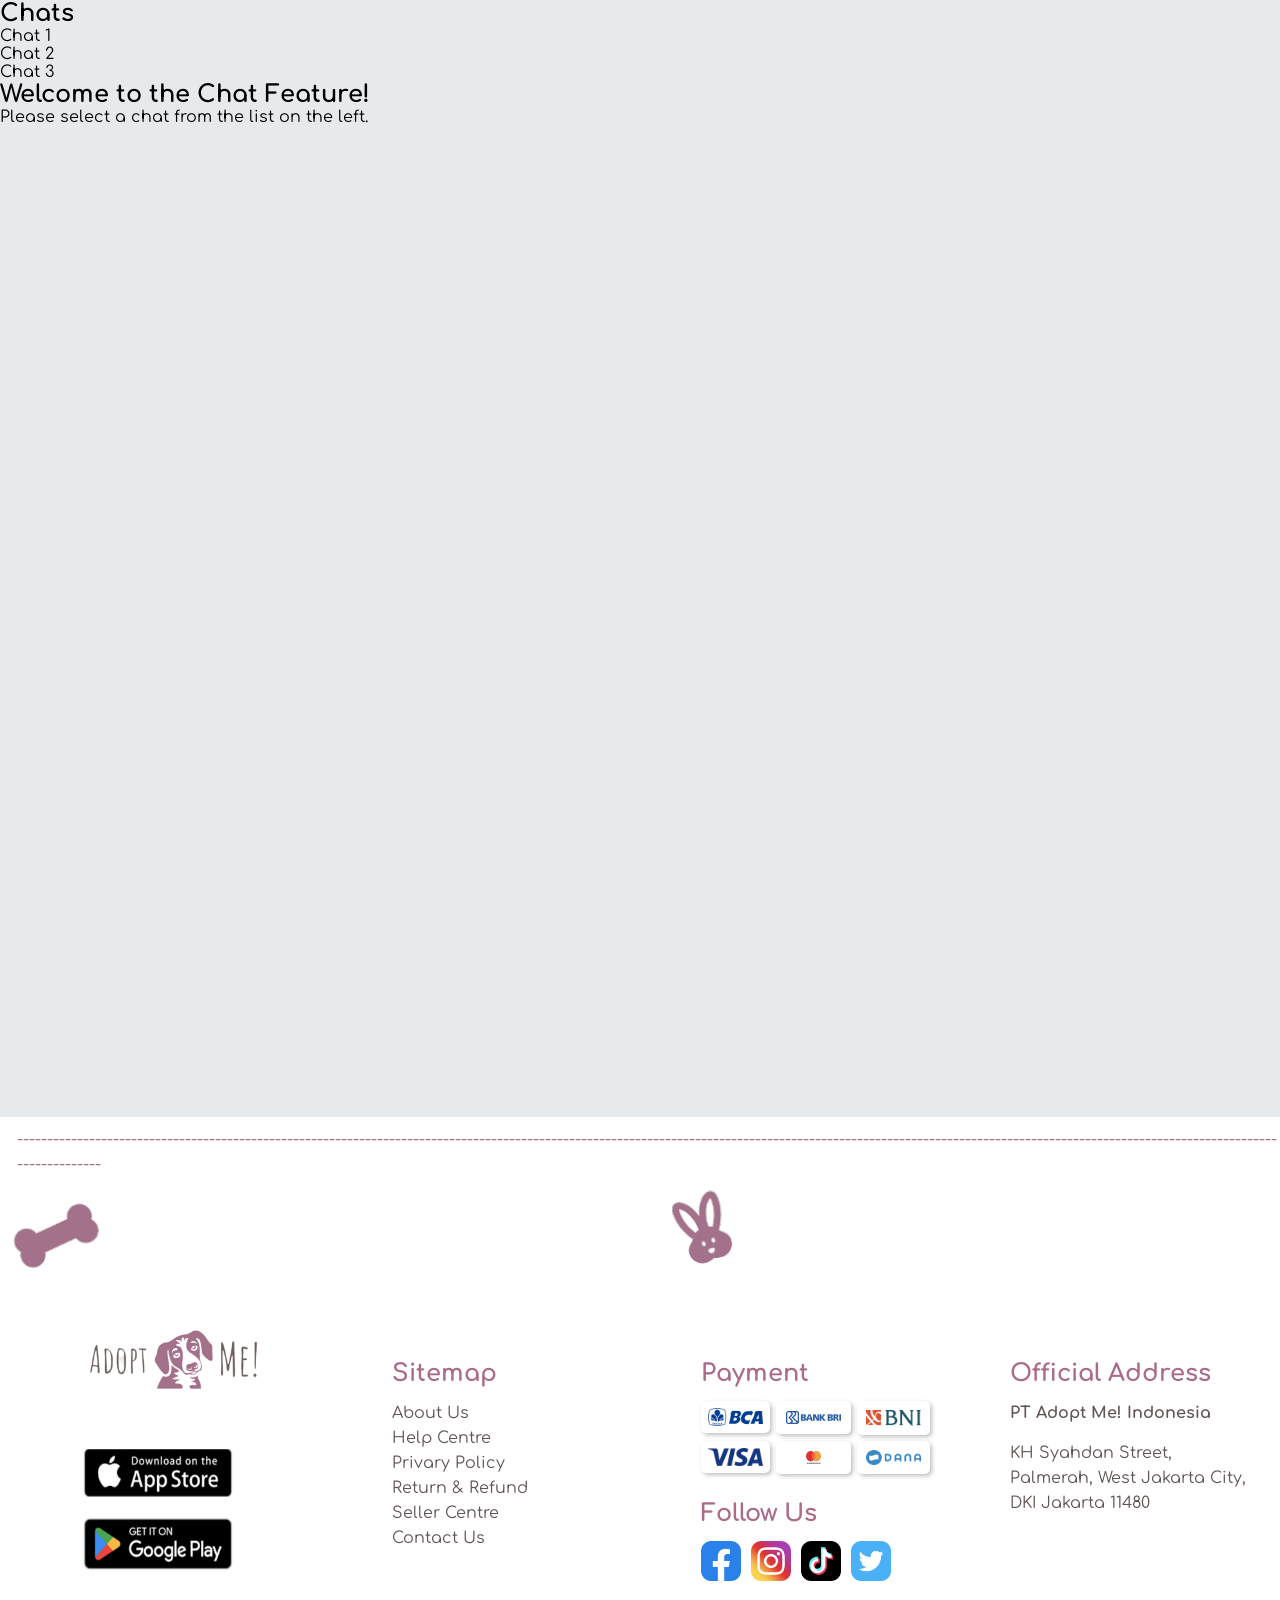
<file: SE_TUT_Adopt_Me_v3/SE_TUT_Adopt_Me_v3/View/index.html>
<!DOCTYPE html>
<html lang="en">

<head>
    <meta charset="UTF-8">
    <meta http-equiv="X-UA-Compatible" content="IE=edge">
    <meta name="viewport" content="width=device-width, initial-scale=1.0">
    <title>Index</title>
    <link rel="stylesheet" href="css/style.css">
    <link rel="stylesheet" href="fontawesome-free-6.4.0-web/css/all.min.css">
</head>

<body>
    <!-- Start Header -->
    <div class="wrapper-header-desktop">
        <div class="header">
            <img src="img/image21.png" class="logo">
            <div class="searchbar">
                <input type="text" name="search" class="input-sb" placeholder="Search for an item...">
                <a class="search-icon" href="#">
                    <i class="fa-solid fa-magnifying-glass"></i>
                </a>
            </div>
            <div class="heart">
                <a href="#">
                    <i class="fa-solid fa-heart fa-2x"></i>
                </a>
            </div>
            <div class="comments">
                <a href="#">
                    <i class="fa-solid fa-comments fa-2x"></i>
                </a>
            </div>
            <div class="vertical"></div>
            <div class="profile-header">
                <img src="img/image48.png" style="width: 50px;">
                <p class="profile-name">jennierubyjane</p>
            </div>
        </div>
        <hr class="hr-header">
    </div>
    <!-- End Header -->

    <div class="container">
        <!-- Start Chat List -->
        <div class="chat-list">
            <h2>Chats</h2>
            <ul>
                <li class="active">Chat 1</li>
                <li>Chat 2</li>
                <li>Chat 3</li>
            </ul>
        </div>
        <!-- End Chat List -->

        <!-- Start Chat Area -->
        <div class="chat-area">
            <div class="welcome-message">
                <h2>Welcome to the Chat Feature!</h2>
                <p>Please select a chat from the list on the left.</p>
            </div>
            <!-- Replace the welcome-message with the actual chat content -->
            <div class="chat-content" style="display: none;">
                <div class="chat-message">
                    <p>User: Hello!</p>
                    <p>Bot: Hi, how can I assist you today?</p>
                    <p>User: I have a question about your products.</p>
                    <p>Bot: Sure, I'd be happy to help. What would you like to know?</p>
                </div>
                <div class="chat-input">
                    <input type="text" placeholder="Type your message...">
                    <button>Send</button>
                </div>
            </div>
        </div>
        <!-- End Chat Area -->
    </div>
    <!-- End Main Content -->
    <!-- Start Footer -->
    <footer>
        <p class="dash">
            [base64]
        </p>
        <img src="img/image-cion.png" class="footer-icons">
        <div class="row">
            <div class="col">
                <a href="#">
                    <img src="img/image21.png" class="logo-footer">
                </a>
                <a href="#">
                    <img src="img/image9.png" class="d-apple"> <br>
                </a>
                <a href="#">
                    <img src="img/image27.png" class="d-google">
                </a>
            </div>
            <div class="col">
                <h2>Sitemap</h2>
                <a href="#">
                    <p>About Us</p>
                </a>
                <a href="#">
                    <p>Help Centre</p>
                </a>
                <a href="#">
                    <p>Privary Policy</p>
                </a>
                <a href="#">
                    <p>Return & Refund</p>
                </a>
                <a href="#">
                    <p>Seller Centre</p>
                </a>
                <a href="#">
                    <p>Contact Us</p>
                </a>
            </div>
            <div class="col">
                <h2>Payment</h2>
                <a href="#">
                    <img src="img/image23.png" class="payment-r1bni">
                </a>
                <a href="#">
                    <img src="img/image31.png" class="payment-r1bri">
                </a>
                <a href="#">
                    <img src="img/image25.png" class="payment-r1bca"> <br>
                </a>
                <a href="#">
                    <img src="img/image5.png" class="payment-r1visa">
                </a>
                <a href="#">
                    <img src="img/image6.png" class="payment-r1mcard">
                </a>
                <a href="#">
                    <img src="img/image44.png" class="payment-r1dana"> <br>
                </a>
                <h2>Follow Us</h2>
                <a href="#">
                    <img src="img/image43.png" style="width: 40px; height: 40px; margin-right: 5px;">
                </a>
                <a href="#">
                    <img src="img/image26.png" class="fol-socmed">
                </a>
                <a href="#">
                    <img src="img/image8.png" class="fol-socmed">
                </a>
                <a href="#">
                    <img src="img/image1.png" class="fol-socmed">
                </a>
            </div>
            <div class=" col">
                <h2>Official Address</h2>
                <h4>PT Adopt Me! Indonesia</h4>
                <p>KH Syahdan Street, <br>Palmerah, West Jakarta City,<br>DKI Jakarta 11480</p>
            </div>
        </div>
    </footer>
    <!-- End Footer -->
</body>

</html>
</file>
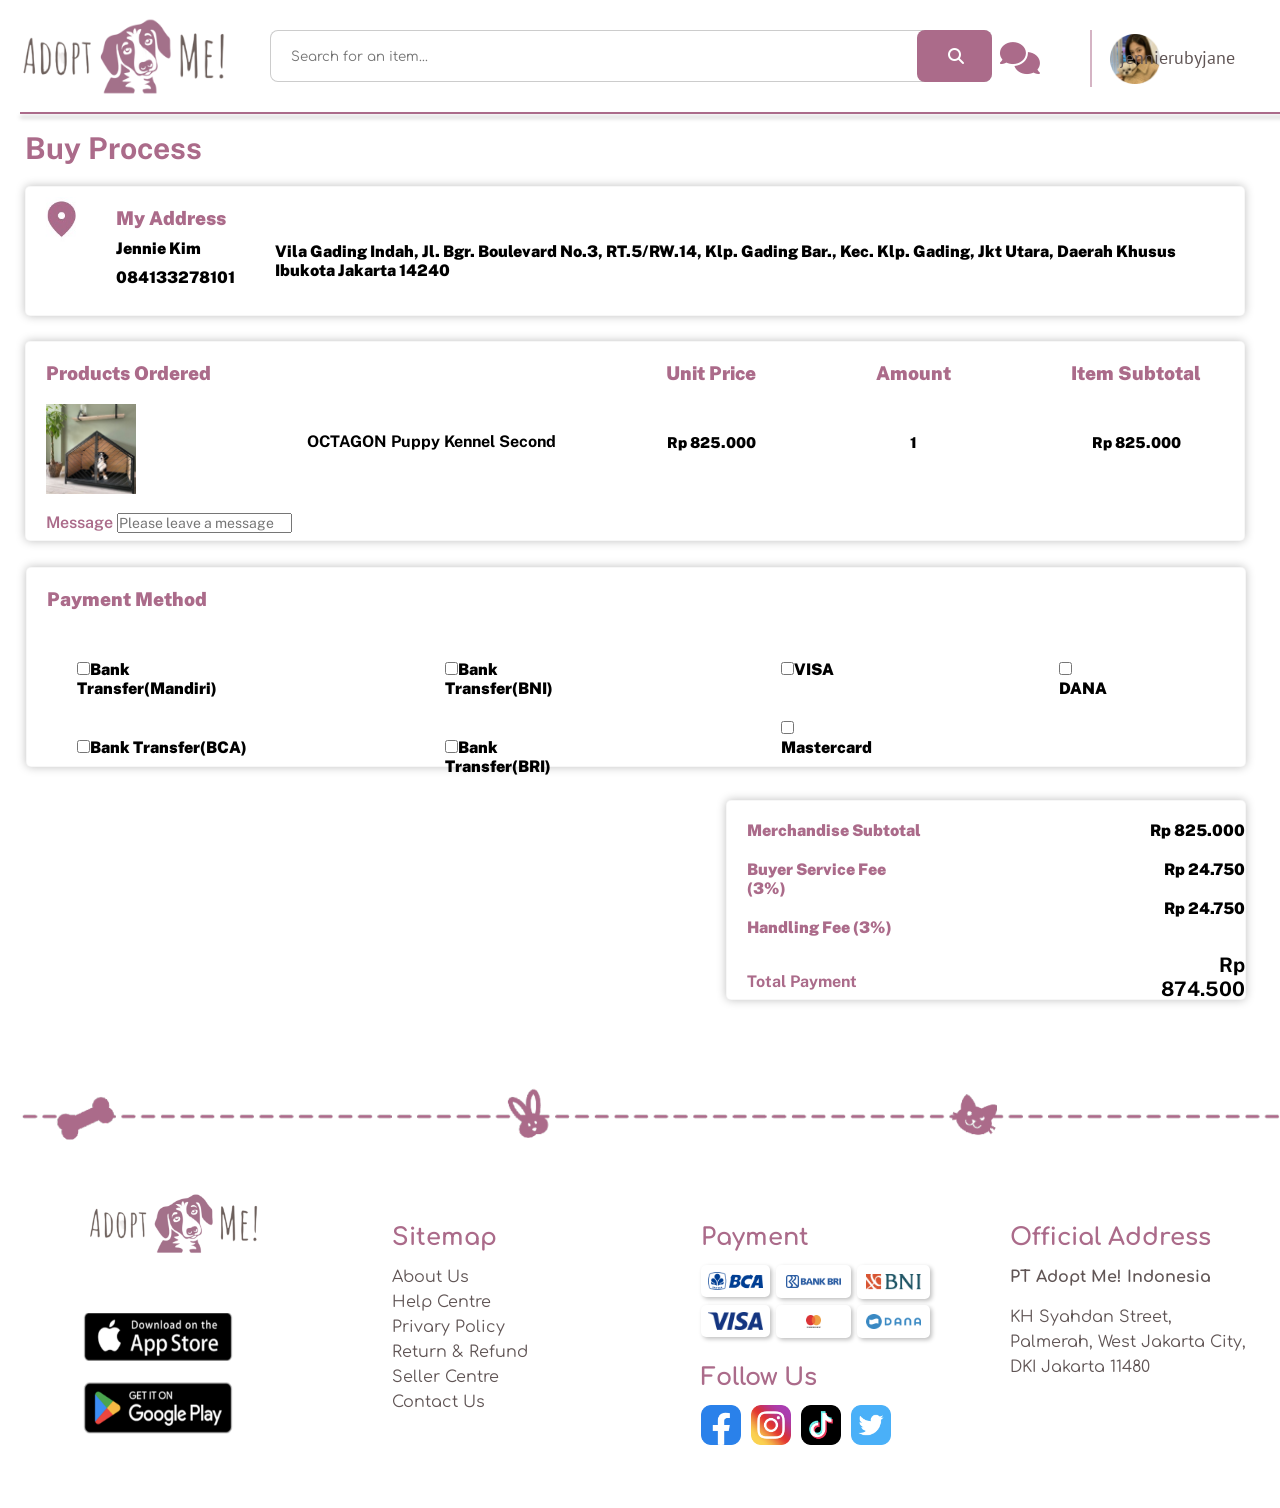
<file: SE_TUT_Adopt_Me_v3/SE_TUT_Adopt_Me_v3/View/buyprocess.html>
<!DOCTYPE html>
<html lang="en">

<head>
    <meta charset="UTF-8">
    <meta http-equiv="X-UA-Compatible" content="IE=edge">
    <meta name="viewport" content="width=device-width, initial-scale=1.0">
    <title>Buy Process 1</title>
    <link rel="stylesheet" href="css/style.css">
    <link rel="stylesheet" href="fontawesome-free-6.4.0-web/css/all.min.css">
</head>

<body id="b">

    <!-- Start Header -->
    <div class="wrapper-header-desktop">
        <div class="header">
            <img src="img/image21.png" class="logo">
            <div class="searchbar">
                <input type="text" name="search" class="input-sb" placeholder="Search for an item...">
                <a class="search-icon" href="#">
                    <i class="fa-solid fa-magnifying-glass"></i>
                </a>
            </div>
            <div class="heart">
                <a href="#">
                    <i class="fa-solid fa-heart fa-2x"></i>
                </a>
            </div>
            <div class="comments">
                <a href="#">
                    <i class="fa-solid fa-comments fa-2x"></i>
                </a>
            </div>
            <div class="vertical"></div>
            <div class="profile-header">
                <img src="img/image48.png" style="width: 50px;">
                <p class="profile-name">jennierubyjane</p>
            </div>
        </div>
        <hr class="hr-header">
    </div>
    <!-- End Header -->

    <!-- Start Content -->
    <p class="buyprocesstext">Buy Process</p>
    <div class="alamat">
        <img src="img/imageloc.jpg" class="img-location">
        <div>
            <p class="myaddresstext">My Address</p>
            <p class="text1">Jennie Kim</p>
            <p class="text1">084133278101</p>
        </div>
        <div>
            <p class="text-alamat">Vila Gading Indah, Jl. Bgr. Boulevard No.3, RT.5/RW.14, Klp. Gading Bar., Kec. Klp.
                Gading, Jkt Utara, Daerah Khusus Ibukota Jakarta 14240</p>
        </div>
    </div>

    <div class="products-ordered">
        <div>
            <p class="textproductpayment">Products Ordered</p>
            <img src="img/imageoctagon.jpg" class="img-octagon"><br>
            <p class="textmessage">Message <input type="text" placeholder="Please leave a message" class="ph-message">
            </p>
        </div>
        <p class="textoctagon">OCTAGON Puppy Kennel Second</p>
        <div>
            <p class="textjudul">Unit Price</p>
            <p class="deskripsijudul">Rp 825.000</p>
        </div>
        <div>
            <p class="textjudul">Amount</p>
            <p class="deskripsijudul">1</p>
        </div>
        <div>
            <p class="textjudul">Item Subtotal</p>
            <p class="deskripsijudul">Rp 825.000</p>
        </div>
        <div class="paymentmethod">
            <p class="textproductpayment">Payment Method</p>
            <div class="paymentmethod2">
                <div>
                    <p class="text-checkbox"><input type="checkbox">Bank Transfer(Mandiri)</p>
                    <p class="text-checkbox"><input type="checkbox">Bank Transfer(BCA)</p>
                </div>
                <div>
                    <p class="text-checkbox"><input type="checkbox">Bank Transfer(BNI)</p>
                    <p class="text-checkbox"><input type="checkbox">Bank Transfer(BRI)</p>
                </div>
                <div>
                    <p class="text-checkbox"><input type="checkbox">VISA</p>
                    <p class="text-checkbox"><input type="checkbox">Mastercard</p>
                </div>
                <div>
                    <p class="text-checkbox"><input type="checkbox">DANA</p>
                </div>
            </div>
        </div>
        <div class="total">
            <div>
                <p class="texttotal">Merchandise Subtotal</p>
                <p class="texttotal">Buyer Service Fee (3%)</p>
                <p class="texttotal">Handling Fee (3%)</p>
                <p class="texttotall">Total Payment</p>
            </div>
            <div>
                <p class="angkatotal">Rp 825.000</p>
                <p class="angkatotal">Rp 24.750</p>
                <p class="angkatotal">Rp 24.750</p>
                <p class="angkatotal2">Rp 874.500</p>
            </div>
        </div>
    </div>
    <br><br><br><br><br><br><br><br><br><br><br><br><br><br><br><br><br><br><br><br><br><br><br><br><br><br><br><br>
    <!-- End Content -->

    <!-- Start Footer -->
    <footer>
        <!-- <p class="dash">
            [base64]
        </p>
        <img src="img/image-cion.png" class="footer-icons"> -->
        <img src="img/footer.png" class="footer-png">
        <div class="row">
            <div class="col">
                <a href="#">
                    <img src="img/image21.png" class="logo-footer">
                </a>
                <a href="#">
                    <img src="img/image9.png" class="d-apple"> <br>
                </a>
                <a href="#">
                    <img src="img/image27.png" class="d-google">
                </a>
            </div>
            <div class="col">
                <h2>Sitemap</h2>
                <a href="#">
                    <p>About Us</p>
                </a>
                <a href="#">
                    <p>Help Centre</p>
                </a>
                <a href="#">
                    <p>Privary Policy</p>
                </a>
                <a href="#">
                    <p>Return & Refund</p>
                </a>
                <a href="#">
                    <p>Seller Centre</p>
                </a>
                <a href="#">
                    <p>Contact Us</p>
                </a>
            </div>
            <div class="col">
                <h2>Payment</h2>
                <a href="#">
                    <img src="img/image23.png" class="payment-r1bni">
                </a>
                <a href="#">
                    <img src="img/image31.png" class="payment-r1bri">
                </a>
                <a href="#">
                    <img src="img/image25.png" class="payment-r1bca"> <br>
                </a>
                <a href="#">
                    <img src="img/image5.png" class="payment-r1visa">
                </a>
                <a href="#">
                    <img src="img/image6.png" class="payment-r1mcard">
                </a>
                <a href="#">
                    <img src="img/image44.png" class="payment-r1dana"> <br>
                </a>
                <h2>Follow Us</h2>
                <a href="#">
                    <img src="img/image43.png" style="width: 40px; height: 40px; margin-right: 5px;">
                </a>
                <a href="#">
                    <img src="img/image26.png" class="fol-socmed">
                </a>
                <a href="#">
                    <img src="img/image8.png" class="fol-socmed">
                </a>
                <a href="#">
                    <img src="img/image1.png" class="fol-socmed">
                </a>
            </div>
            <div class=" col">
                <h2>Official Address</h2>
                <h4>PT Adopt Me! Indonesia</h4>
                <p>KH Syahdan Street, <br>Palmerah, West Jakarta City,<br>DKI Jakarta 11480</p>
            </div>
        </div>
    </footer>
    <!-- End Footer -->



</body>

</html>
</file>
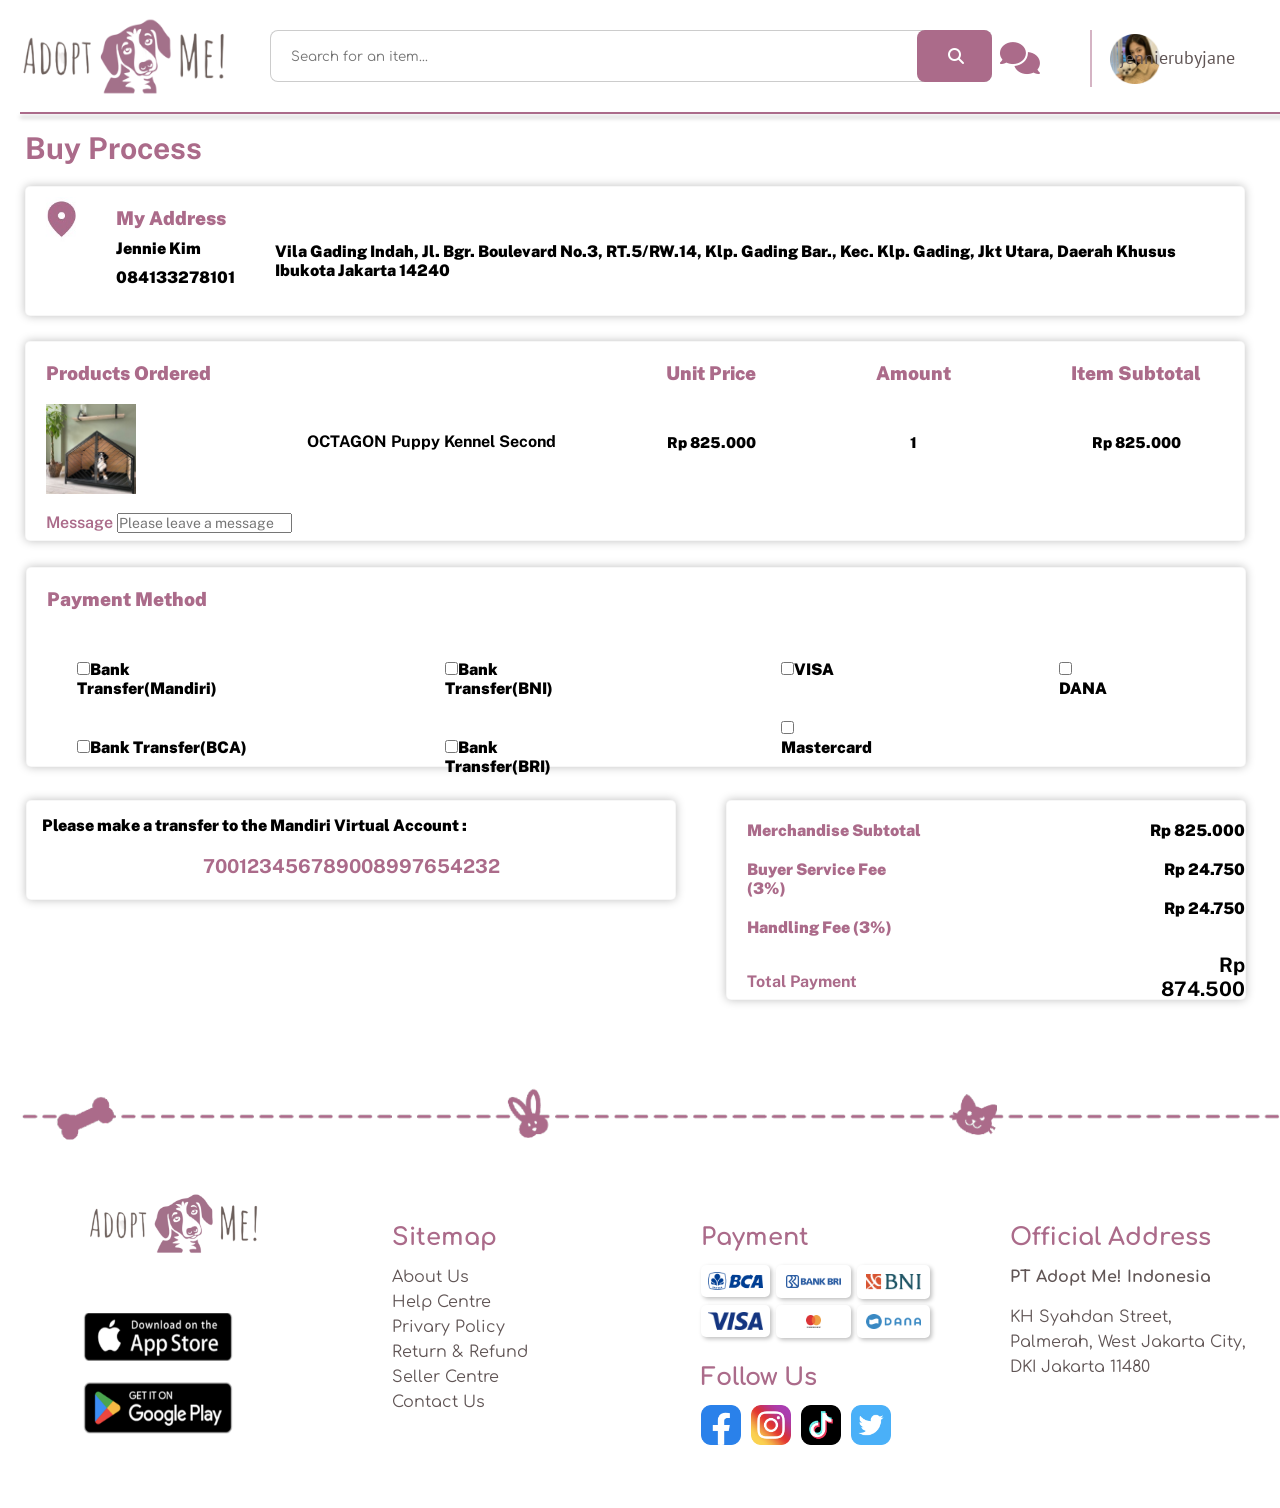
<file: SE_TUT_Adopt_Me_v3/SE_TUT_Adopt_Me_v3/View/buyprocess2.html>
<!DOCTYPE html>
<html lang="en">

<head>
    <meta charset="UTF-8">
    <meta http-equiv="X-UA-Compatible" content="IE=edge">
    <meta name="viewport" content="width=device-width, initial-scale=1.0">
    <title>Buy Process 2</title>
    <link rel="stylesheet" href="css/style.css">
    <link rel="stylesheet" href="fontawesome-free-6.4.0-web/css/all.min.css">
</head>

<body id="b">
    <!-- Start Header -->
    <div class="wrapper-header-desktop">
        <div class="header">
            <img src="img/image21.png" class="logo">
            <div class="searchbar">
                <input type="text" name="search" class="input-sb" placeholder="Search for an item...">
                <a class="search-icon" href="#">
                    <i class="fa-solid fa-magnifying-glass"></i>
                </a>
            </div>
            <div class="heart">
                <a href="#">
                    <i class="fa-solid fa-heart fa-2x"></i>
                </a>
            </div>
            <div class="comments">
                <a href="#">
                    <i class="fa-solid fa-comments fa-2x"></i>
                </a>
            </div>
            <div class="vertical"></div>
            <div class="profile-header">
                <img src="img/image48.png" style="width: 50px;">
                <p class="profile-name">jennierubyjane</p>
            </div>
        </div>
        <hr class="hr-header">
    </div>
    <!-- End Header -->

    <!-- Start Content -->
    <p class="buyprocesstext">Buy Process</p>
    <div class="alamat">
        <img src="img/imageloc.jpg" class="img-location">
        <div>
            <p class="myaddresstext">My Address</p>
            <p class="text1">Jennie Kim</p>
            <p class="text1">084133278101</p>
        </div>
        <div>
            <p class="text-alamat">Vila Gading Indah, Jl. Bgr. Boulevard No.3, RT.5/RW.14, Klp. Gading Bar., Kec. Klp.
                Gading, Jkt Utara, Daerah Khusus Ibukota Jakarta 14240</p>
        </div>
    </div>

    <div class="products-ordered">
        <div>
            <p class="textproductpayment">Products Ordered</p>
            <img src="img/imageoctagon.jpg" class="img-octagon"><br>
            <p class="textmessage">Message <input type="text" placeholder="Please leave a message" class="ph-message">
            </p>
        </div>
        <p class="textoctagon">OCTAGON Puppy Kennel Second</p>
        <div>
            <p class="textjudul">Unit Price</p>
            <p class="deskripsijudul">Rp 825.000</p>
        </div>
        <div>
            <p class="textjudul">Amount</p>
            <p class="deskripsijudul">1</p>
        </div>
        <div>
            <p class="textjudul">Item Subtotal</p>
            <p class="deskripsijudul">Rp 825.000</p>
        </div>
        <div class="paymentmethod">
            <p class="textproductpayment">Payment Method</p>
            <div class="paymentmethod2">
                <div>
                    <p class="text-checkbox"><input type="checkbox">Bank Transfer(Mandiri)</p>
                    <p class="text-checkbox"><input type="checkbox">Bank Transfer(BCA)</p>
                </div>
                <div>
                    <p class="text-checkbox"><input type="checkbox">Bank Transfer(BNI)</p>
                    <p class="text-checkbox"><input type="checkbox">Bank Transfer(BRI)</p>
                </div>
                <div>
                    <p class="text-checkbox"><input type="checkbox">VISA</p>
                    <p class="text-checkbox"><input type="checkbox">Mastercard</p>
                </div>
                <div>
                    <p class="text-checkbox"><input type="checkbox">DANA</p>
                </div>
            </div>
        </div>
        <div class="transfer">
            <p class="tf-text">Please make a transfer to the Mandiri Virtual Account :</p>
            <p class="transfer-text">700123456789008997654232</p>
        </div>
        <div class="total">
            <div>
                <p class="texttotal">Merchandise Subtotal</p>
                <p class="texttotal">Buyer Service Fee (3%)</p>
                <p class="texttotal">Handling Fee (3%)</p>
                <p class="texttotall">Total Payment</p>
            </div>
            <div>
                <p class="angkatotal">Rp 825.000</p>
                <p class="angkatotal">Rp 24.750</p>
                <p class="angkatotal">Rp 24.750</p>
                <p class="angkatotal2">Rp 874.500</p>
            </div>
        </div>
    </div>
    <br><br><br><br><br><br><br><br><br><br><br><br><br><br><br><br><br><br><br><br><br><br><br><br><br><br><br><br>
    <!-- End Content -->

    <!-- Start Footer -->
    <footer>
        <!-- <p class="dash">
            [base64]
        </p>
        <img src="img/image-cion.png" class="footer-icons"> -->
        <img src="img/footer.png" class="footer-png">
        <div class="row">
            <div class="col">
                <a href="#">
                    <img src="img/image21.png" class="logo-footer">
                </a>
                <a href="#">
                    <img src="img/image9.png" class="d-apple"> <br>
                </a>
                <a href="#">
                    <img src="img/image27.png" class="d-google">
                </a>
            </div>
            <div class="col">
                <h2>Sitemap</h2>
                <a href="#">
                    <p>About Us</p>
                </a>
                <a href="#">
                    <p>Help Centre</p>
                </a>
                <a href="#">
                    <p>Privary Policy</p>
                </a>
                <a href="#">
                    <p>Return & Refund</p>
                </a>
                <a href="#">
                    <p>Seller Centre</p>
                </a>
                <a href="#">
                    <p>Contact Us</p>
                </a>
            </div>
            <div class="col">
                <h2>Payment</h2>
                <a href="#">
                    <img src="img/image23.png" class="payment-r1bni">
                </a>
                <a href="#">
                    <img src="img/image31.png" class="payment-r1bri">
                </a>
                <a href="#">
                    <img src="img/image25.png" class="payment-r1bca"> <br>
                </a>
                <a href="#">
                    <img src="img/image5.png" class="payment-r1visa">
                </a>
                <a href="#">
                    <img src="img/image6.png" class="payment-r1mcard">
                </a>
                <a href="#">
                    <img src="img/image44.png" class="payment-r1dana"> <br>
                </a>
                <h2>Follow Us</h2>
                <a href="#">
                    <img src="img/image43.png" style="width: 40px; height: 40px; margin-right: 5px;">
                </a>
                <a href="#">
                    <img src="img/image26.png" class="fol-socmed">
                </a>
                <a href="#">
                    <img src="img/image8.png" class="fol-socmed">
                </a>
                <a href="#">
                    <img src="img/image1.png" class="fol-socmed">
                </a>
            </div>
            <div class=" col">
                <h2>Official Address</h2>
                <h4>PT Adopt Me! Indonesia</h4>
                <p>KH Syahdan Street, <br>Palmerah, West Jakarta City,<br>DKI Jakarta 11480</p>
            </div>
        </div>
    </footer>
    <!-- End Footer -->


</body>

</html>
</file>
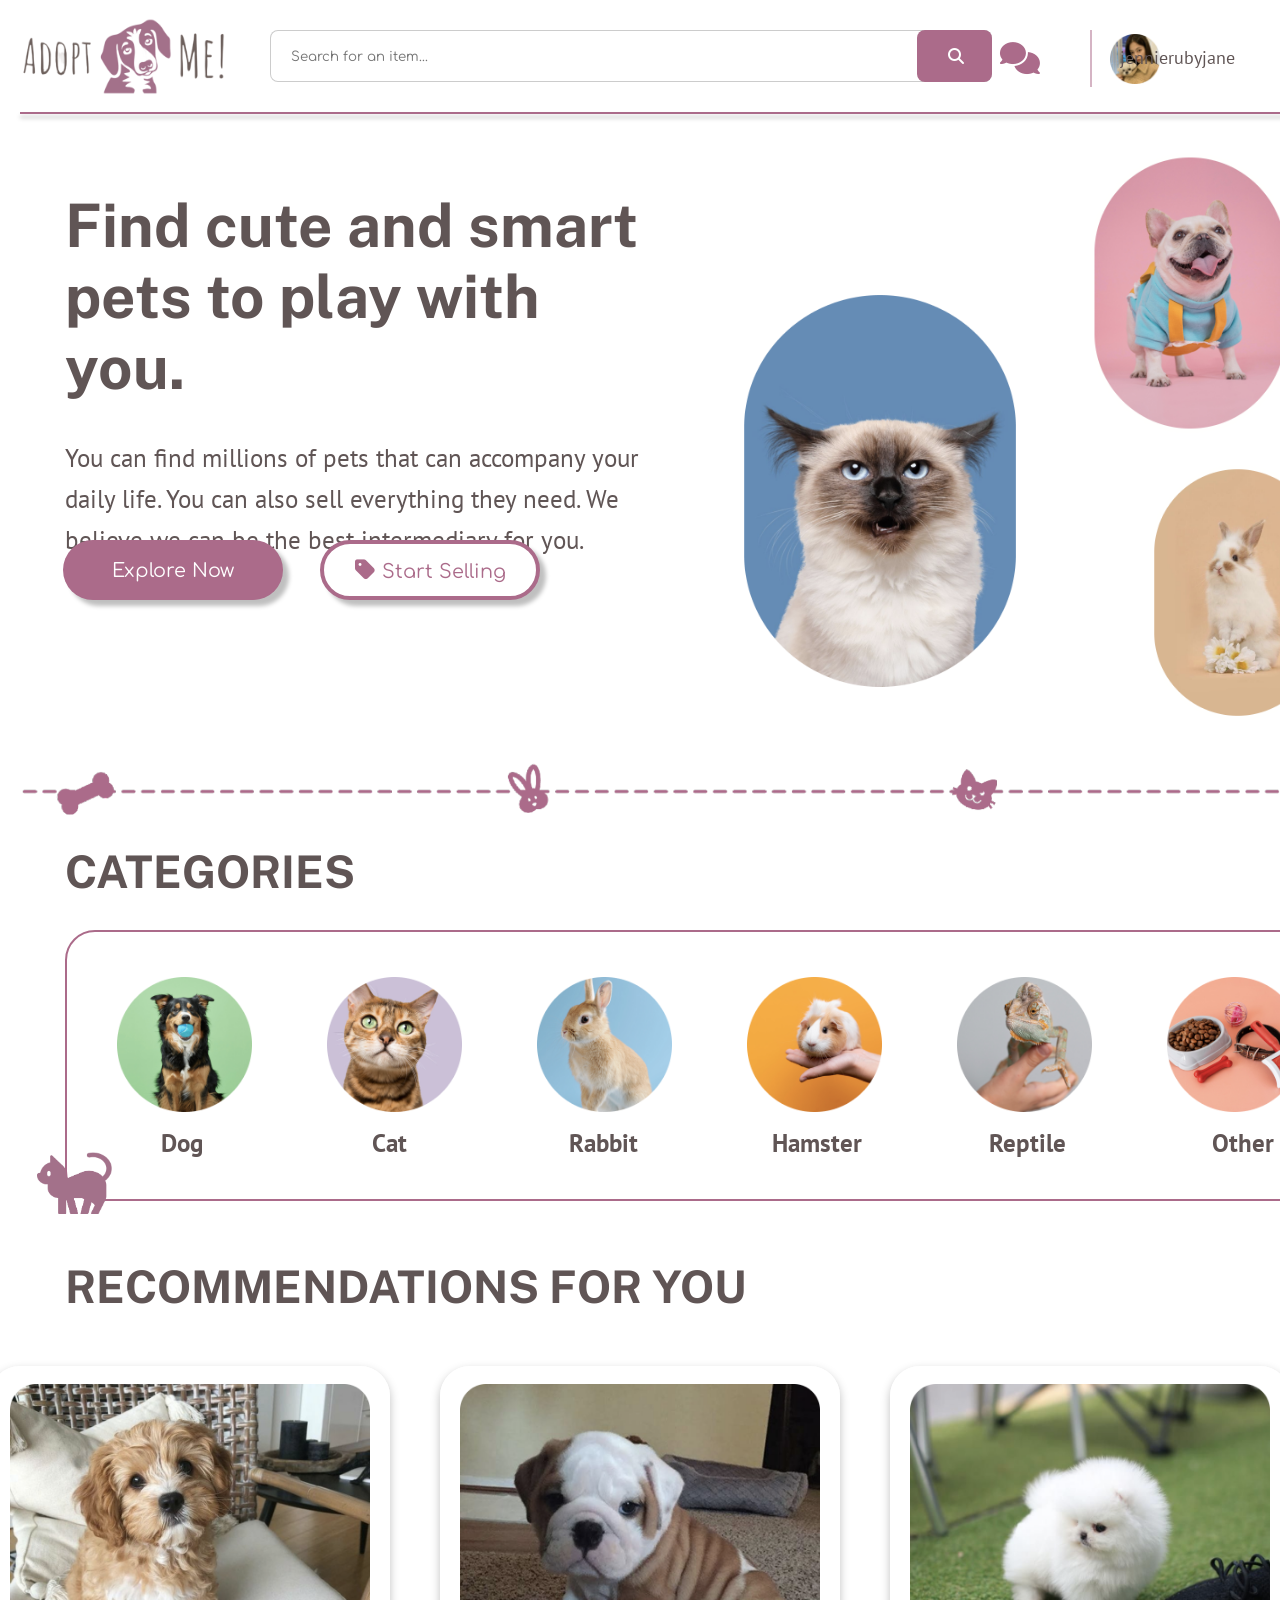
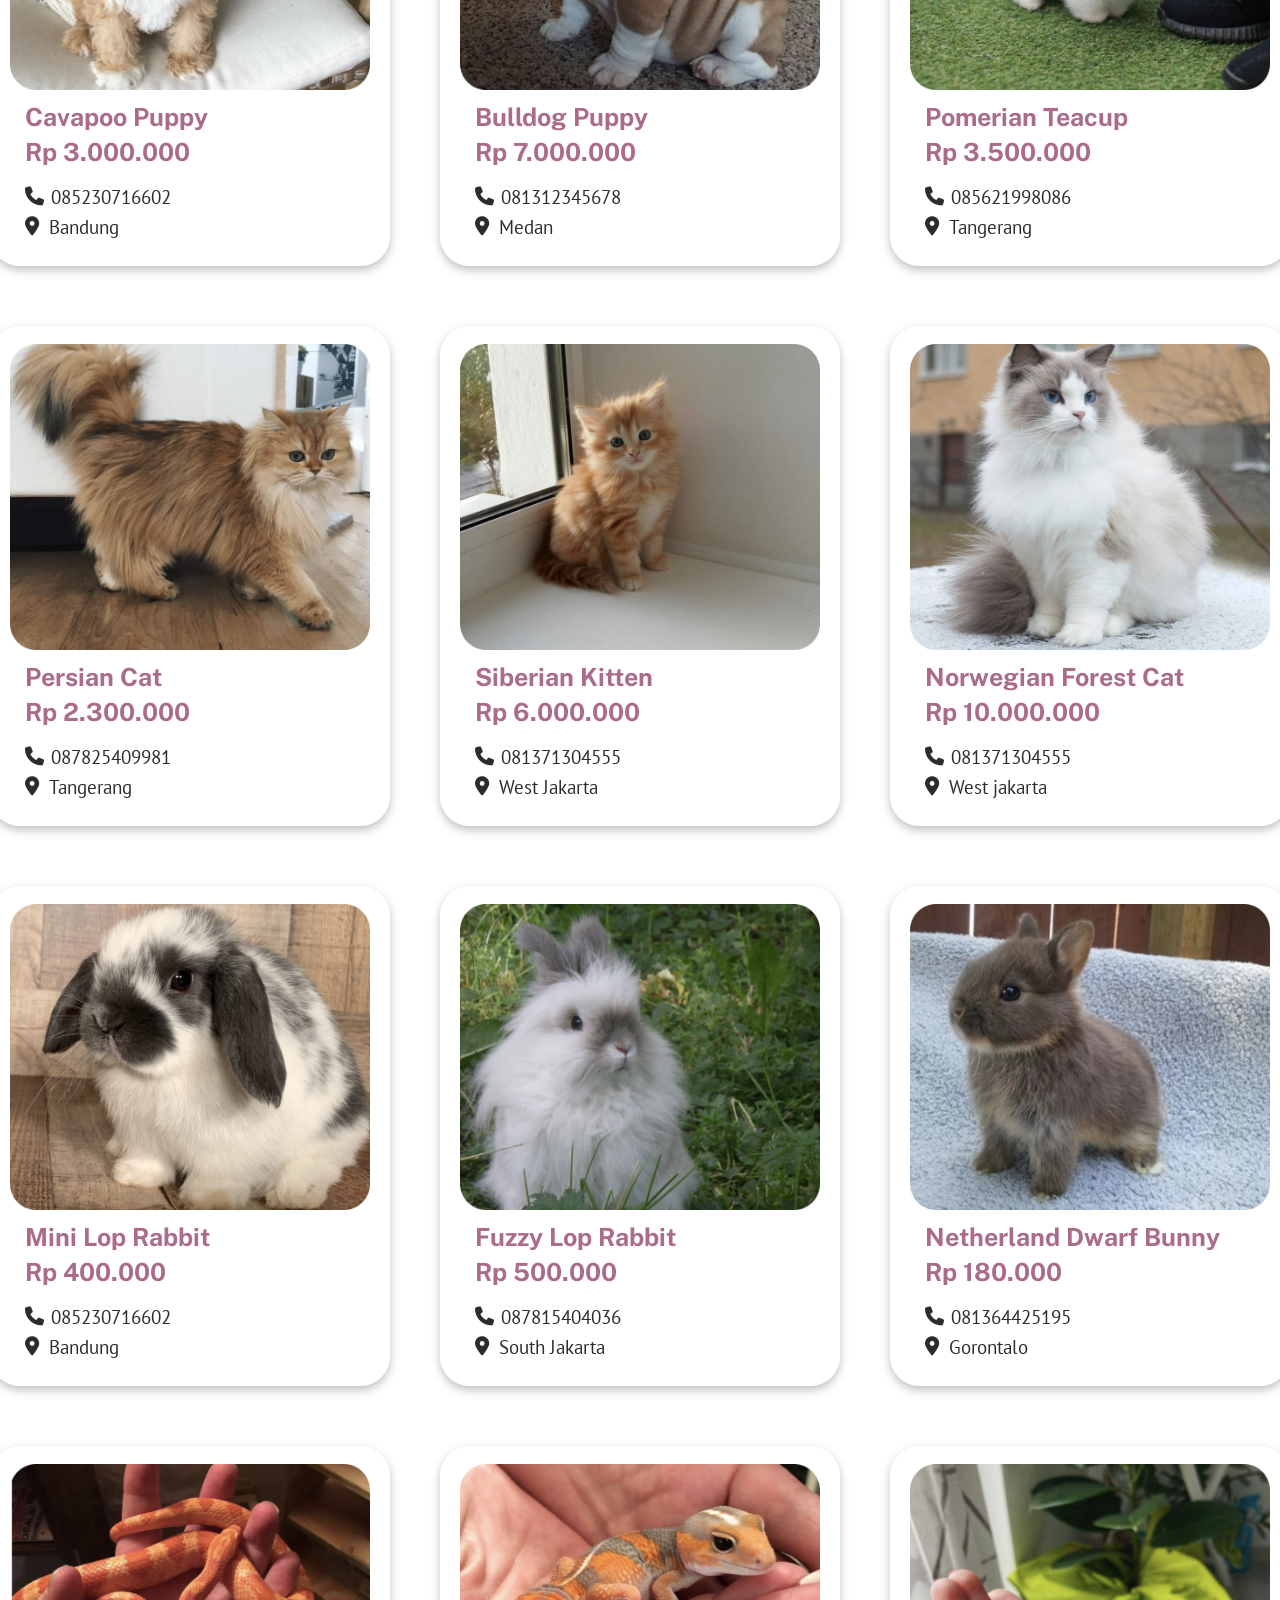
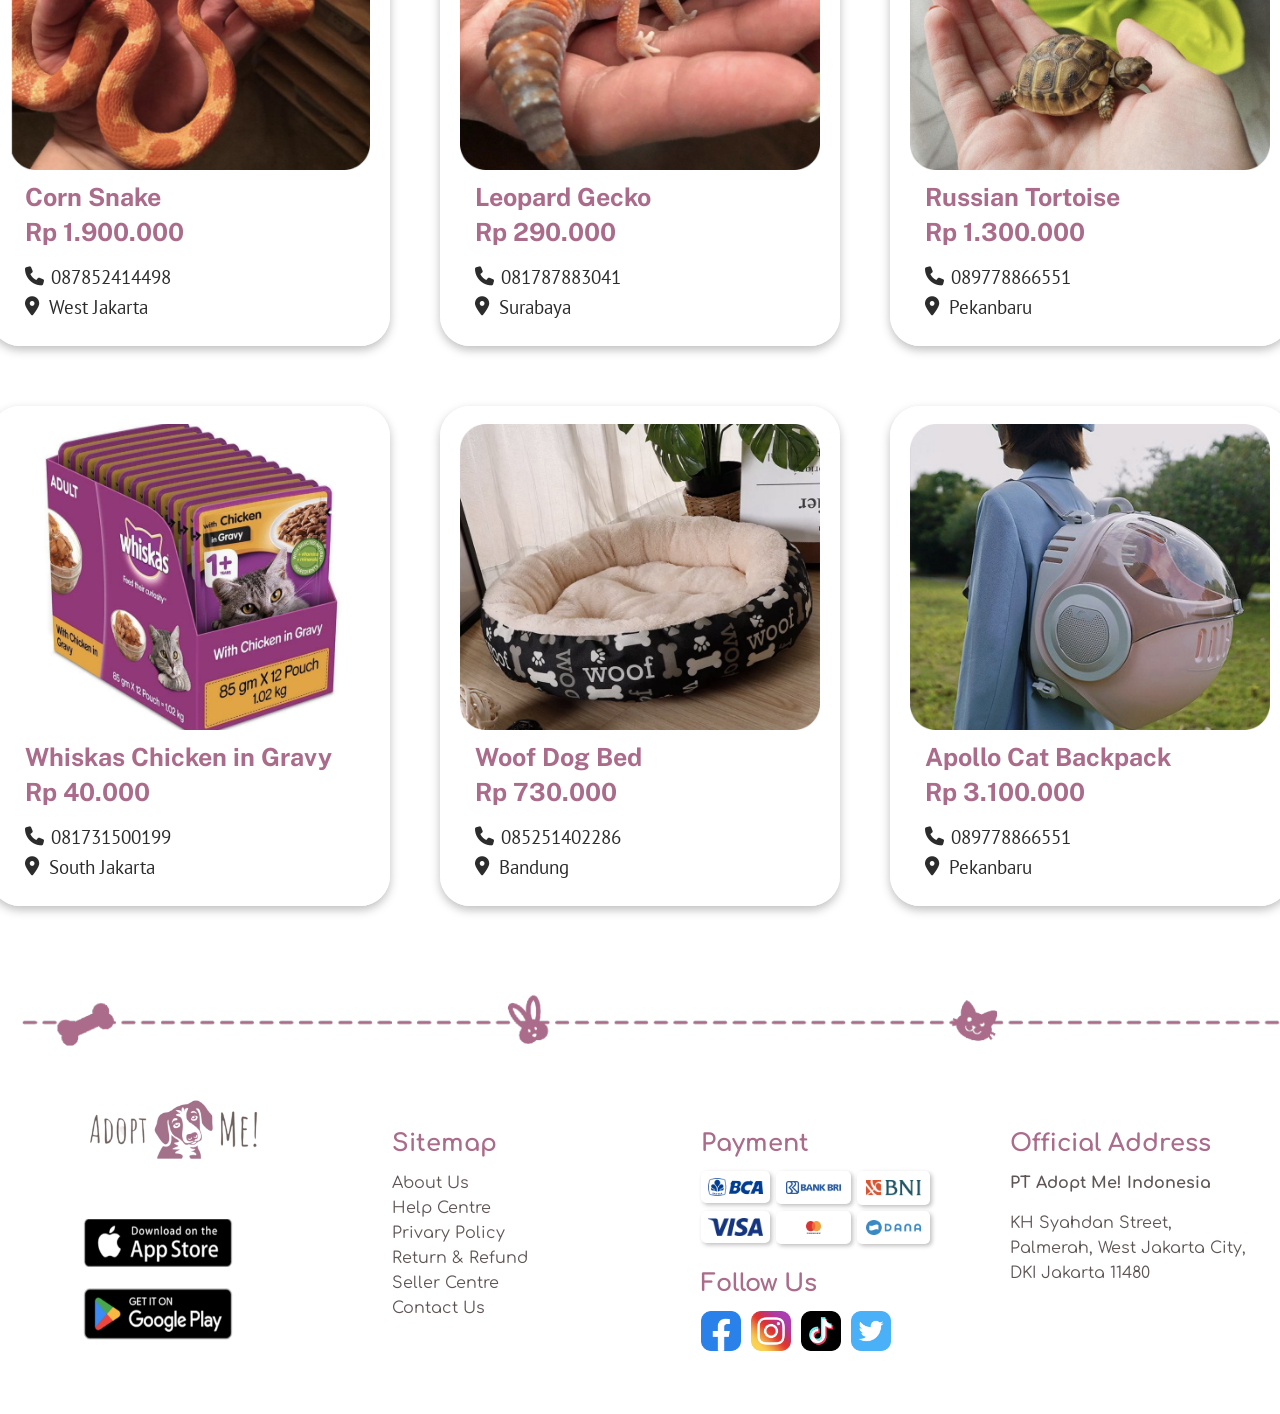
<file: SE_TUT_Adopt_Me_v3/SE_TUT_Adopt_Me_v3/View/Homepage.html>
<!DOCTYPE html>
<html lang="en">

<head>
    <meta charset="UTF-8">
    <meta http-equiv="X-UA-Compatible" content="IE=edge">
    <meta name="viewport" content="width=device-width, initial-scale=1.0">
    <title>Home</title>
    <link rel="stylesheet" href="css/style.css">
    <link rel="stylesheet" href="fontawesome-free-6.4.0-web/css/all.min.css">
</head>

<body>
    <!-- Start Header -->
    <div class="wrapper-header-desktop">
        <div class="header">
            <img src="img/image21.png" class="logo">
            <div class="searchbar">
                <input type="text" name="search" class="input-sb" placeholder="Search for an item...">
                <a class="search-icon" href="#">
                    <i class="fa-solid fa-magnifying-glass"></i>
                </a>
            </div>
            <div class="heart">
                <a href="#">
                    <i class="fa-solid fa-heart fa-2x"></i>
                </a>
            </div>
            <div class="comments">
                <a href="#">
                    <i class="fa-solid fa-comments fa-2x"></i>
                </a>
            </div>
            <div class="vertical"></div>
            <div class="profile-header">
                <img src="img/image48.png" style="width: 50px;">
                <p class="profile-name">jennierubyjane</p>
            </div>
        </div>
        <hr class="hr-header">
    </div>
    <!-- End Header -->

    <!-- Start Content -->
    <div class="wrapper-banner">
        <div class="desc-homepage">
            <h1>Find cute and smart pets to play with you.</h1>
            <p>You can find millions of pets that can accompany your daily life. You can also sell everything they need.
                We believe we can be the best intermediary for you.</p>
            <button id="explore-now">
                Explore Now
            </button>
            <button id="start-selling">
                <a class="tag" href="#">
                    <i class="fa-solid fa-tag"></i>
                </a>
                Start Selling
            </button>
        </div>
        <img src="img/image50.png" class="cat-home">
        <img src="img/image41.png" class="pug">
        <img src="img/image12.png" class="bunny">
    </div>
    <!-- <p class="dash1">
        [base64]
    </p>
    <img src="img/image-cion.png" class="footer-icons"> -->
    <img src="img/footer.png" class="footer-png">

    <div class="wrapper-categories">
        <h3 class="cat-h3">CATEGORIES</h3>
        <div class="categories-box">
            <img src="img/image28.png" class="paw">
            <img src="img/image11.png" class="meow">
            <a href="#">
                <img src="img/image30.png" class="cate-dog">
                <p class="cate-dog-desc">Dog</p>
            </a>
            <a href="#">
                <img src="img/image14.png" class="cate-cat">
                <p class="cate-cat-desc">Cat</p>
            </a>
            <a href="#">
                <img src="img/image18.png" class="cate-bunny">
                <p class="cate-bunny-desc">Rabbit</p>
            </a>
            <a href="#">
                <img src="img/image15.png" class="cate-hamster">
                <p class="cate-hamster-desc">Hamster</p>
            </a>
            <a href="#">
                <img src="img/image42.png" class="cate-reptile">
                <p class="cate-reptile-desc">Reptile</p>
            </a>
            <a href="#">
                <img src="img/image2.png" class="cate-other">
                <p class="cate-other-desc">Other</p>
            </a>
        </div>
    </div>

    <div class="wrapper-homepage">
        <h3 class="rec-h3">RECOMMENDATIONS FOR YOU</h3>
        <a href="#">
            <div class="box1">
                <img src="img/image3.png" class="cavapoo">
                <p class="cav-p">Cavapoo Puppy <br> Rp 3.000.000</p>
                <p class="dcontact-cp">
                    <a href="#"><i class="fa-solid fa-phone" style="margin-right: 7px;"></i></a>085230716602
                </p>
                <p class="dloc-cp">
                    <a href="#"><i class="fa-solid fa-location-dot" style="margin-right: 10px;"></i></a>Bandung
                </p>
            </div>
        </a>
        <a href="#">
            <div class="box2">
                <img src="img/image36.png" class="bulldog">
                <p class="bldg">Bulldog Puppy <br> Rp 7.000.000</p>
                <p class="dcontact-bd">
                    <a href="#"><i class="fa-solid fa-phone" style="margin-right: 7px;"></i></a>081312345678
                </p>
                <p class="dloc-bd">
                    <a href="#"><i class="fa-solid fa-location-dot" style="margin-right: 10px;"></i></a>Medan
                </p>
            </div>
        </a>
        <a href="#">
            <div class="box3">
                <img src="img/image35.png" class="pomerian">
                <p class="potea">Pomerian Teacup <br> Rp 3.500.000</p>
                <p class="dcontact-pt">
                    <a href="#"><i class="fa-solid fa-phone" style="margin-right: 7px;"></i></a>085621998086
                </p>
                <p class="dloc-pt">
                    <a href="#"><i class="fa-solid fa-location-dot" style="margin-right: 10px;"></i></a>Tangerang
                </p>
            </div>
        </a>
        <a href="#">
            <div class="box4">
                <img src="img/image47.png" class="persian">
                <p class="percat">Persian Cat <br> Rp 2.300.000</p>
                <p class="dcontact-pc">
                    <a href="#"><i class="fa-solid fa-phone" style="margin-right: 7px;"></i></a>087825409981
                </p>
                <p class="dloc-pc">
                    <a href="#"><i class="fa-solid fa-location-dot" style="margin-right: 10px;"></i></a>Tangerang
                </p>
            </div>
        </a>
        <a href="#">
            <div class="box5">
                <img src="img/image7.png" class="siberian">
                <p class="sibkit">Siberian Kitten <br> Rp 6.000.000</p>
                <p class="dcontact-sk">
                    <a href="#"><i class="fa-solid fa-phone" style="margin-right: 7px;"></i></a>081371304555
                </p>
                <p class="dloc-sk">
                    <a href="#"><i class="fa-solid fa-location-dot" style="margin-right: 10px;"></i></a>West Jakarta
                </p>
            </div>
        </a>
        <a href="#">
            <div class="box6">
                <img src="img/image38.png" class="norwegian">
                <p class="norway">Norwegian Forest Cat <br> Rp 10.000.000</p>
                <p class="dcontact-nfc">
                    <a href="#"><i class="fa-solid fa-phone" style="margin-right: 7px;"></i></a>081371304555
                </p>
                <p class="dloc-nfc">
                    <a href="#"><i class="fa-solid fa-location-dot" style="margin-right: 10px;"></i></a>West jakarta
                </p>
            </div>
        </a>
        <a href="#">
            <div class="box7">
                <img src="img/image19.png" class="minilop">
                <p class="minlop">Mini Lop Rabbit <br> Rp 400.000</p>
                <p class="dcontact-mlr">
                    <a href="#"><i class="fa-solid fa-phone" style="margin-right: 7px;"></i></a>085230716602
                </p>
                <p class="dloc-mlr">
                    <a href="#"><i class="fa-solid fa-location-dot" style="margin-right: 10px;"></i></a>Bandung
                </p>
            </div>
        </a>
        <a href="#">
            <div class="box8">
                <img src="img/image33.png" class="fuzzy">
                <p class="fzzy">Fuzzy Lop Rabbit<br> Rp 500.000</p>
                <p class="dcontact-flr">
                    <a href="#"><i class="fa-solid fa-phone" style="margin-right: 7px;"></i></a>087815404036
                </p>
                <p class="dloc-flr">
                    <a href="#"><i class="fa-solid fa-location-dot" style="margin-right: 10px;"></i></a>South Jakarta
                </p>
            </div>
        </a>
        <a href="#">
            <div class="box9">
                <img src="img/image34.png" class="dwarf">
                <p class="dwrf">Netherland Dwarf Bunny<br> Rp 180.000</p>
                <p class="dcontact-ndb">
                    <a href="#"><i class="fa-solid fa-phone" style="margin-right: 7px;"></i></a>081364425195
                </p>
                <p class="dloc-ndb">
                    <a href="#"><i class="fa-solid fa-location-dot" style="margin-right: 10px;"></i></a>Gorontalo
                </p>
            </div>
        </a>
        <a href="#">
            <div class="box10">
                <img src="img/image10.png" class="snake">
                <p class="snk">Corn Snake <br> Rp 1.900.000</p>
                <p class="dcontact-snk">
                    <a href="#"><i class="fa-solid fa-phone" style="margin-right: 7px;"></i></a>087852414498
                </p>
                <p class="dloc-snk">
                    <a href="#"><i class="fa-solid fa-location-dot" style="margin-right: 10px;"></i></a>West Jakarta
                </p>
            </div>
        </a>
        <a href="#">
            <div class="box11">
                <img src="img/image29.png" class="gecko">
                <p class="gck">Leopard Gecko <br> Rp 290.000</p>
                <p class="dcontact-gck">
                    <a href="#"><i class="fa-solid fa-phone" style="margin-right: 7px;"></i></a>081787883041
                </p>
                <p class="dloc-gck">
                    <a href="#"><i class="fa-solid fa-location-dot" style="margin-right: 10px;"></i></a>Surabaya
                </p>
            </div>
        </a>
        <a href="#">
            <div class="box12">
                <img src="img/image13.png" class="tortoise">
                <p class="rt">Russian Tortoise <br> Rp 1.300.000</p>
                <p class="dcontact-rt">
                    <a href="#"><i class="fa-solid fa-phone" style="margin-right: 7px;"></i></a>089778866551
                </p>
                <p class="dloc-rt">
                    <a href="#"><i class="fa-solid fa-location-dot" style="margin-right: 10px;"></i></a>Pekanbaru
                </p>
            </div>
        </a>
        <a href="#">
            <div class="box13">
                <img src="img/image45.png" class="whiskas">
                <p class="wcg">Whiskas Chicken in Gravy <br> Rp 40.000</p>
                <p class="dcontact-wcg">
                    <a href="#"><i class="fa-solid fa-phone" style="margin-right: 7px;"></i></a>081731500199
                </p>
                <p class="dloc-wcg">
                    <a href="#"><i class="fa-solid fa-location-dot" style="margin-right: 10px;"></i></a>South Jakarta
                </p>
            </div>
        </a>
        <a href="#">
            <div class="box14">
                <img src="img/image22.png" class="bed">
                <p class="wdb">Woof Dog Bed <br> Rp 730.000</p>
                <p class="dcontact-wdb">
                    <a href="#"><i class="fa-solid fa-phone" style="margin-right: 7px;"></i></a>085251402286
                </p>
                <p class="dloc-wdb">
                    <a href="#"><i class="fa-solid fa-location-dot" style="margin-right: 10px;"></i></a>Bandung
                </p>
            </div>
        </a>
        <a href="#">
            <div class="box15">
                <img src="img/image49.png" class="apollo">
                <p class="acb">Apollo Cat Backpack <br> Rp 3.100.000</p>
                <p class="dcontact-acb">
                    <a href="#"><i class="fa-solid fa-phone" style="margin-right: 7px;"></i></a>089778866551
                </p>
                <p class="dloc-acb">
                    <a href="#"><i class="fa-solid fa-location-dot" style="margin-right: 10px;"></i></a>Pekanbaru
                </p>
            </div>
        </a>
    </div>
    <!-- End Content -->

    <!-- Start Footer -->
    <footer>
        <!-- <p class="dash">
            [base64]
        </p>
        <img src="img/image-cion.png" class="footer-icons"> -->
        <img src="img/footer.png" class="footer-png">
        <div class="row">
            <div class="col">
                <img src="img/image21.png" class="logo-footer">
                <img src="img/image9.png" class="d-apple"> <br>
                <img src="img/image27.png" class="d-google">
            </div>
            <div class="col">
                <h2>Sitemap</h2>
                <a href="#">
                    <p>About Us</p>
                </a>
                <a href="#">
                    <p>Help Centre</p>
                </a>
                <a href="#">
                    <p>Privary Policy</p>
                </a>
                <a href="#">
                    <p>Return & Refund</p>
                </a>
                <a href="#">
                    <p>Seller Centre</p>
                </a>
                <a href="#">
                    <p>Contact Us</p>
                </a>
            </div>
            <div class="col">
                <h2>Payment</h2>
                <a href="#">
                    <img src="img/image23.png" class="payment-r1bni">
                </a>
                <a href="#">
                    <img src="img/image31.png" class="payment-r1bri">
                </a>
                <a href="#">
                    <img src="img/image25.png" class="payment-r1bca"> <br>
                </a>
                <a href="#">
                    <img src="img/image5.png" class="payment-r1visa">
                </a>
                <a href="#">
                    <img src="img/image6.png" class="payment-r1mcard">
                </a>
                <a href="#">
                    <img src="img/image44.png" class="payment-r1dana"> <br>
                </a>
                <h2>Follow Us</h2>
                <a href="#">
                    <img src="img/image43.png" style="width: 40px; height: 40px; margin-right: 5px;">
                </a>
                <a href="#">
                    <img src="img/image26.png" class="fol-socmed">
                </a>
                <a href="#">
                    <img src="img/image8.png" class="fol-socmed">
                </a>
                <a href="#">
                    <img src="img/image1.png" class="fol-socmed">
                </a>
            </div>
            <div class=" col">
                <h2>Official Address</h2>
                <h4>PT Adopt Me! Indonesia</h4>
                <p>KH Syahdan Street, <br>Palmerah, West Jakarta City,<br>DKI Jakarta 11480</p>
            </div>
        </div>
    </footer>
    <!-- End Footer -->
</body>

</html>
</file>
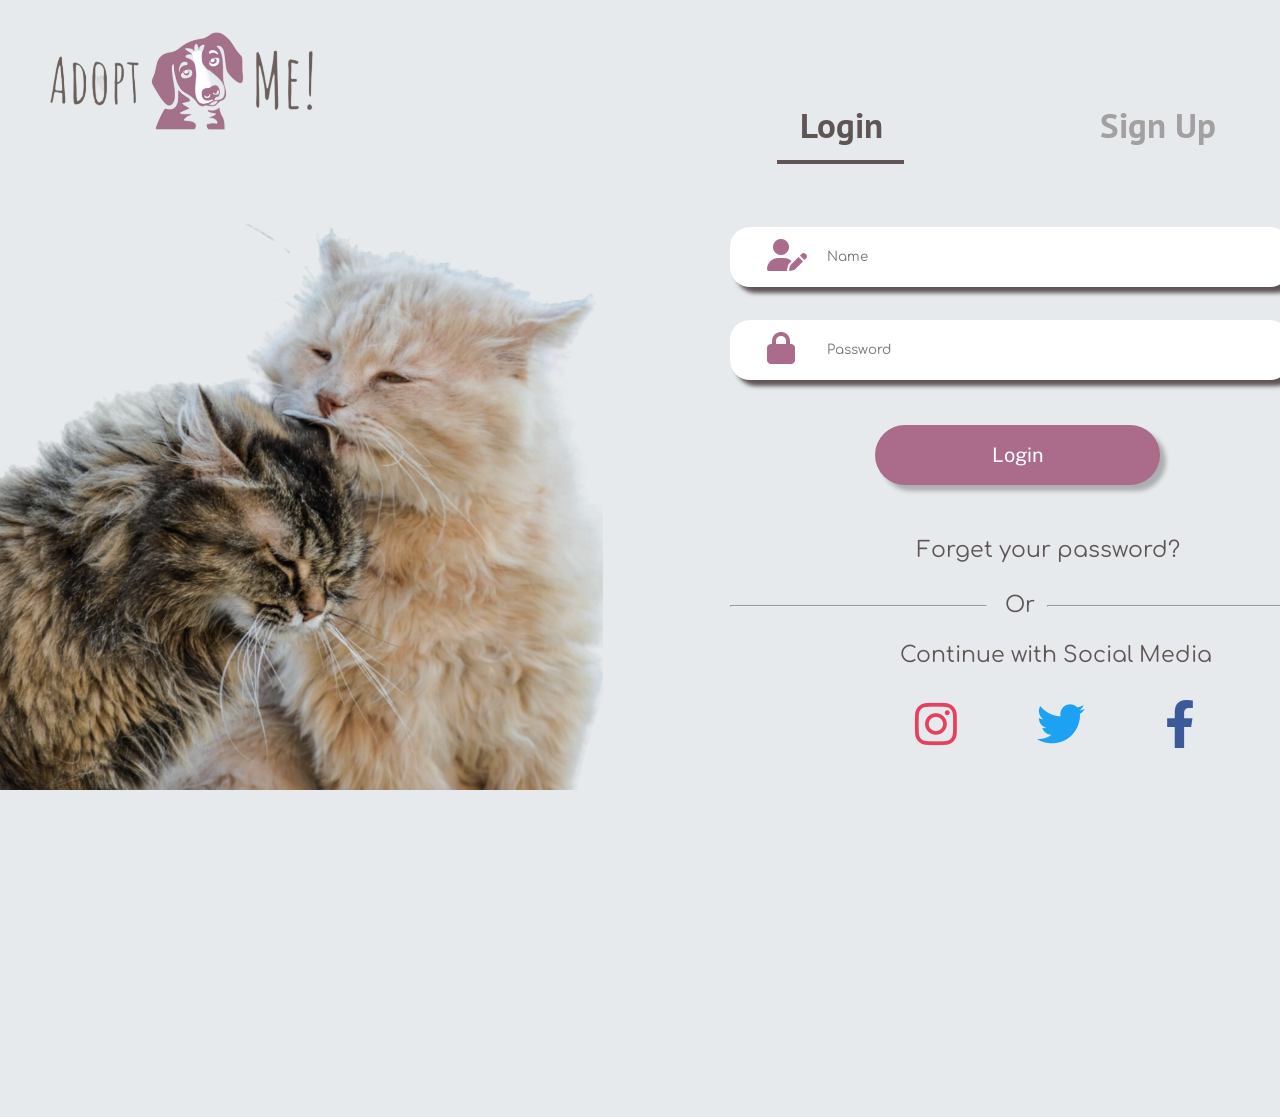
<file: SE_TUT_Adopt_Me_v3/SE_TUT_Adopt_Me_v3/View/login.html>
<!DOCTYPE html>
<html lang="en">

<head>
    <meta charset="UTF-8">
    <meta http-equiv="X-UA-Compatible" content="IE=edge">
    <meta name="viewport" content="width=device-width, initial-scale=1.0">
    <title>Login</title>
    <link rel="stylesheet" href="css/style.css">
    <link rel="stylesheet" href="https://cdnjs.cloudflare.com/ajax/libs/font-awesome/4.7.0/css/font-awesome.min.css">
    <link rel="stylesheet" href="fontawesome-free-6.4.0-web/css/all.min.css">

</head>

<body>
    <div class="container">
        <img src="img/image21.png" class="logo-placement">
        <img src="img/image4.png" class="img-login">

        <p class="login-text">Login</p>
        <hr class="login-text-hr">
        <a href="register.html">
            <p class="signup-text">Sign Up</p>
        </a>

        <div class="input-name">
            <a class="icon" href="#">
                <i class="fa-solid fa-user-pen fa-2x"></i>
            </a>
            <input type="text" name="name" id="input" placeholder="Name">
        </div>
        <div class="input-pass-login">
            <a class="icon" href="#">
                <i class="fa-solid fa-lock fa-2x"></i>
            </a>
            <input type="password" name="pass" id="input" placeholder="Password">
        </div>

        <button class="login-click">Login</button>

        <p class="forget-pass">Forget your password?</p>
        <hr class="left-hr-fp">
        <p class="or">Or</p>
        <hr class="right-hr-fp">
        <p class="continue-socmed">Continue with Social Media</p>

        <i class="fa-brands fa-instagram fa-3x"></i>
        <i class="fa-brands fa-twitter fa-3x"></i>
        <i class="fa-brands fa-facebook-f fa-3x"></i>

    </div>
</body>

</html>
</file>
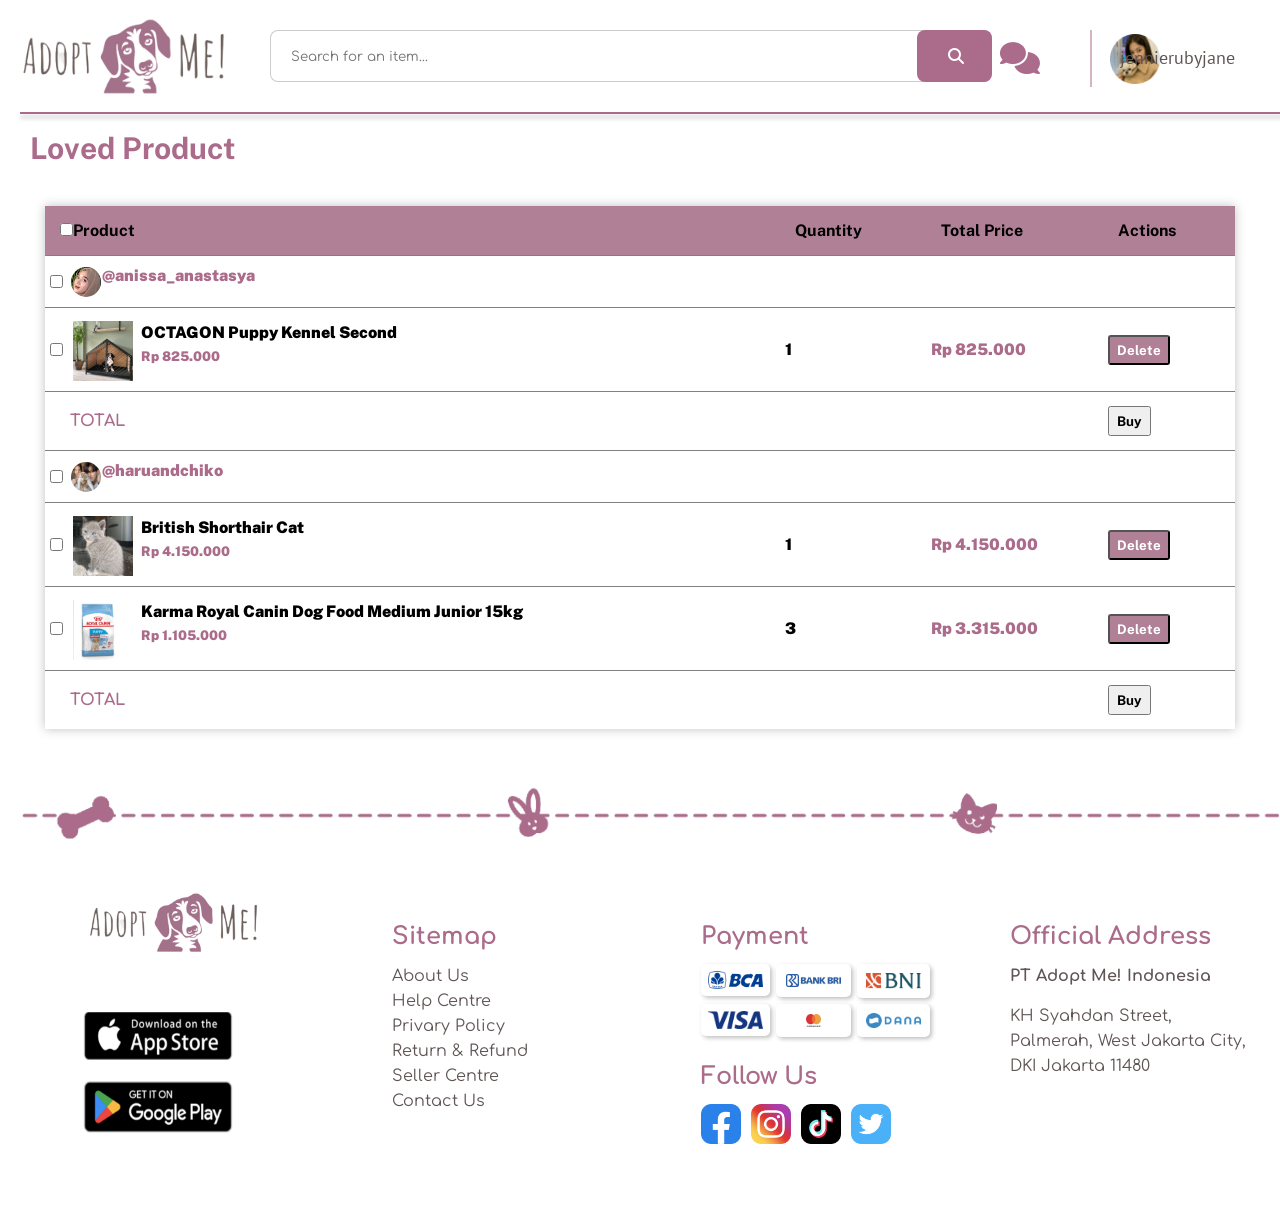
<file: SE_TUT_Adopt_Me_v3/SE_TUT_Adopt_Me_v3/View/lovedproduct.html>
<!DOCTYPE html>
<html lang="en">

<head>
    <meta charset="UTF-8">
    <meta http-equiv="X-UA-Compatible" content="IE=edge">
    <meta name="viewport" content="width=device-width, initial-scale=1.0">
    <title>Loved Product 1</title>
    <link rel="stylesheet" href="css/style.css">
    <link rel="stylesheet" href="fontawesome-free-6.4.0-web/css/all.min.css">
</head>

<body id="b">
    <!-- Start Header -->
    <div class="wrapper-header-desktop">
        <div class="header">
            <img src="img/image21.png" class="logo">
            <div class="searchbar">
                <input type="text" name="search" class="input-sb" placeholder="Search for an item...">
                <a class="search-icon" href="#">
                    <i class="fa-solid fa-magnifying-glass"></i>
                </a>
            </div>
            <div class="heart">
                <a href="#">
                    <i class="fa-solid fa-heart fa-2x"></i>
                </a>
            </div>
            <div class="comments">
                <a href="#">
                    <i class="fa-solid fa-comments fa-2x"></i>
                </a>
            </div>
            <div class="vertical"></div>
            <div class="profile-header">
                <img src="img/image48.png" style="width: 50px;">
                <p class="profile-name">jennierubyjane</p>
            </div>
        </div>
        <hr class="hr-header">
    </div>
    <!-- End Header -->

    <!-- Start Content -->
    <div>
        <p class="lovedproducttext">Loved Product</p>
    </div>

    <div class="cart-page">
        <table>
            <tr>
                <th><input type="checkbox">Product</th>
                <th>Quantity</th>
                <th>Total Price</th>
                <th>Actions</th>
            </tr>

            <tr>
                <td>
                    <div class="cart-info">
                        <input type="checkbox"><img src="img/imagee.jpg" class="img-imagee">
                        <div>
                            <p class="nm-jual">@anissa_anastasya</p>
                        </div>
                    </div>
                </td>
                <td></td>
                <td></td>
                <td></td>
            </tr>

            <tr>
                <td>
                    <div class="cart-info">
                        <input type="checkbox"><img src="img/imageoctagon.jpg" class="img-oct">
                        <div>
                            <p class="nm-brg">OCTAGON Puppy Kennel Second</p>
                            <small class="text-hrg">Rp 825.000</small>
                        </div>
                    </div>
                </td>
                <td class="nm-brg">1</td>
                <td class="text-hrg">Rp 825.000</td>
                <td><button class="buttondelete">Delete</button></td>
            </tr>
            <tr>
                <td>
                    <p class="texttotal2">TOTAL</p>
                </td>
                <td></td>
                <td></td>
                <td><button class="buttonbuy">Buy</button></td>
            </tr>

            <tr>
                <td>
                    <div class="cart-info">
                        <input type="checkbox"><img src="img/imagecpl.jpg" class="img-imagee">
                        <div>
                            <p class="nm-jual">@haruandchiko</p>
                        </div>
                    </div>
                </td>
                <td></td>
                <td></td>
                <td></td>
            </tr>

            <tr>
                <td>
                    <div class="cart-info">
                        <input type="checkbox"><img src="img/imagebrtsh.jpg" class="img-oct">
                        <div>
                            <p class="nm-brg">British Shorthair Cat</p>
                            <small class="text-hrg">Rp 4.150.000</small>
                        </div>
                    </div>
                </td>
                <td class="nm-brg">1</td>
                <td class="text-hrg">Rp 4.150.000</td>
                <td><button class="buttondelete">Delete</button></td>
            </tr>

            <tr>
                <td>
                    <div class="cart-info">
                        <input type="checkbox"><img src="img/imageryl.jpg" class="img-oct">
                        <div>
                            <p class="nm-brg">Karma Royal Canin Dog Food Medium Junior 15kg</p>
                            <small class="text-hrg">Rp 1.105.000</small>
                        </div>
                    </div>
                </td>
                <td class="nm-brg">3</td>
                <td class="text-hrg">Rp 3.315.000</td>
                <td><button class="buttondelete">Delete</button></td>
            </tr>
            <tr>
                <td>
                    <p class="texttotal2">TOTAL</p>
                </td>
                <td></td>
                <td></td>
                <td><button class="buttonbuy">Buy</button></td>
            </tr>
        </table>
    </div>
    <!-- End Content -->

    <!-- Start Footer -->
    <footer>
        <!-- <p class="dash">
            [base64]
        </p>
        <img src="img/image-cion.png" class="footer-icons"> -->
        <img src="img/footer.png" class="footer-png">
        <div class="row">
            <div class="col">
                <a href="#">
                    <img src="img/image21.png" class="logo-footer">
                </a>
                <a href="#">
                    <img src="img/image9.png" class="d-apple"> <br>
                </a>
                <a href="#">
                    <img src="img/image27.png" class="d-google">
                </a>
            </div>
            <div class="col">
                <h2>Sitemap</h2>
                <a href="#">
                    <p>About Us</p>
                </a>
                <a href="#">
                    <p>Help Centre</p>
                </a>
                <a href="#">
                    <p>Privary Policy</p>
                </a>
                <a href="#">
                    <p>Return & Refund</p>
                </a>
                <a href="#">
                    <p>Seller Centre</p>
                </a>
                <a href="#">
                    <p>Contact Us</p>
                </a>
            </div>
            <div class="col">
                <h2>Payment</h2>
                <a href="#">
                    <img src="img/image23.png" class="payment-r1bni">
                </a>
                <a href="#">
                    <img src="img/image31.png" class="payment-r1bri">
                </a>
                <a href="#">
                    <img src="img/image25.png" class="payment-r1bca"> <br>
                </a>
                <a href="#">
                    <img src="img/image5.png" class="payment-r1visa">
                </a>
                <a href="#">
                    <img src="img/image6.png" class="payment-r1mcard">
                </a>
                <a href="#">
                    <img src="img/image44.png" class="payment-r1dana"> <br>
                </a>
                <h2>Follow Us</h2>
                <a href="#">
                    <img src="img/image43.png" style="width: 40px; height: 40px; margin-right: 5px;">
                </a>
                <a href="#">
                    <img src="img/image26.png" class="fol-socmed">
                </a>
                <a href="#">
                    <img src="img/image8.png" class="fol-socmed">
                </a>
                <a href="#">
                    <img src="img/image1.png" class="fol-socmed">
                </a>
            </div>
            <div class=" col">
                <h2>Official Address</h2>
                <h4>PT Adopt Me! Indonesia</h4>
                <p>KH Syahdan Street, <br>Palmerah, West Jakarta City,<br>DKI Jakarta 11480</p>
            </div>
        </div>
    </footer>
    <!-- End Footer -->


</body>

</html>
</file>
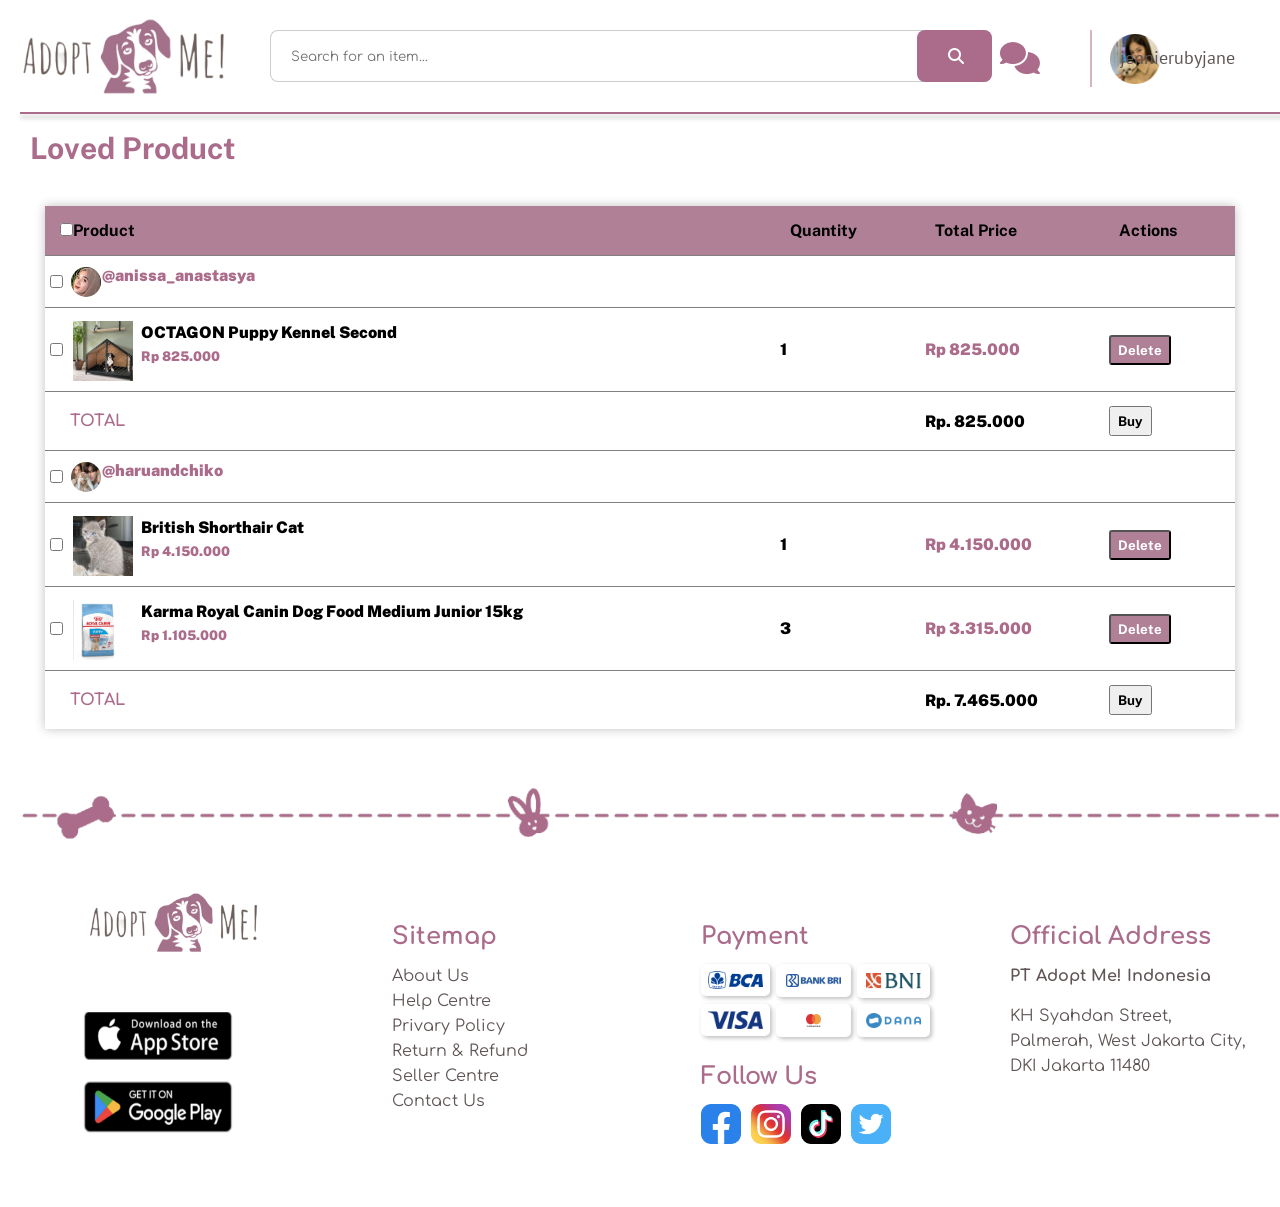
<file: SE_TUT_Adopt_Me_v3/SE_TUT_Adopt_Me_v3/View/lovedproduct2.html>
<!DOCTYPE html>
<html lang="en">

<head>
    <meta charset="UTF-8">
    <meta http-equiv="X-UA-Compatible" content="IE=edge">
    <meta name="viewport" content="width=device-width, initial-scale=1.0">
    <title>Loved Product 2</title>
    <link rel="stylesheet" href="css/style.css">
    <link rel="stylesheet" href="fontawesome-free-6.4.0-web/css/all.min.css">
</head>

<body id="b">
    <!-- Start Header -->
    <div class="wrapper-header-desktop">
        <div class="header">
            <img src="img/image21.png" class="logo">
            <div class="searchbar">
                <input type="text" name="search" class="input-sb" placeholder="Search for an item...">
                <a class="search-icon" href="#">
                    <i class="fa-solid fa-magnifying-glass"></i>
                </a>
            </div>
            <div class="heart">
                <a href="#">
                    <i class="fa-solid fa-heart fa-2x"></i>
                </a>
            </div>
            <div class="comments">
                <a href="#">
                    <i class="fa-solid fa-comments fa-2x"></i>
                </a>
            </div>
            <div class="vertical"></div>
            <div class="profile-header">
                <img src="img/image48.png" style="width: 50px;">
                <p class="profile-name">jennierubyjane</p>
            </div>
        </div>
        <hr class="hr-header">
    </div>
    <!-- End Header -->

    <!-- Start Content -->
    <div>
        <p class="lovedproducttext">Loved Product</p>
    </div>

    <div class="cart-page">
        <table>
            <tr>
                <th><input type="checkbox">Product</th>
                <th>Quantity</th>
                <th>Total Price</th>
                <th>Actions</th>
            </tr>

            <tr>
                <td>
                    <div class="cart-info">
                        <input type="checkbox"><img src="img/imagee.jpg" class="img-imagee">
                        <div>
                            <p class="nm-jual">@anissa_anastasya</p>
                        </div>
                    </div>
                </td>
                <td></td>
                <td></td>
                <td></td>
            </tr>

            <tr>
                <td>
                    <div class="cart-info">
                        <input type="checkbox"><img src="img/imageoctagon.jpg" class="img-oct">
                        <div>
                            <p class="nm-brg">OCTAGON Puppy Kennel Second</p>
                            <small class="text-hrg">Rp 825.000</small>
                        </div>
                    </div>
                </td>
                <td class="nm-brg">1</td>
                <td class="text-hrg">Rp 825.000</td>
                <td><button class="buttondelete">Delete</button></td>
            </tr>
            <tr>
                <td>
                    <p class="texttotal2">TOTAL</p>
                </td>
                <td></td>
                <td class="text-hrg-total">Rp. 825.000</td>
                <td><button class="buttonbuy">Buy</button></td>
            </tr>

            <tr>
                <td>
                    <div class="cart-info">
                        <input type="checkbox"><img src="img/imagecpl.jpg" class="img-imagee">
                        <div>
                            <p class="nm-jual">@haruandchiko</p>
                        </div>
                    </div>
                </td>
                <td></td>
                <td></td>
                <td></td>
            </tr>

            <tr>
                <td>
                    <div class="cart-info">
                        <input type="checkbox"><img src="img/imagebrtsh.jpg" class="img-oct">
                        <div>
                            <p class="nm-brg">British Shorthair Cat</p>
                            <small class="text-hrg">Rp 4.150.000</small>
                        </div>
                    </div>
                </td>
                <td class="nm-brg">1</td>
                <td class="text-hrg">Rp 4.150.000</td>
                <td><button class="buttondelete">Delete</button></td>
            </tr>

            <tr>
                <td>
                    <div class="cart-info">
                        <input type="checkbox"><img src="img/imageryl.jpg" class="img-oct">
                        <div>
                            <p class="nm-brg">Karma Royal Canin Dog Food Medium Junior 15kg</p>
                            <small class="text-hrg">Rp 1.105.000</small>
                        </div>
                    </div>
                </td>
                <td class="nm-brg">3</td>
                <td class="text-hrg">Rp 3.315.000</td>
                <td><button class="buttondelete">Delete</button></td>
            </tr>
            <tr>
                <td>
                    <p class="texttotal2">TOTAL</p>
                </td>
                <td></td>
                <td class="text-hrg-total">Rp. 7.465.000</td>
                <td><button class="buttonbuy">Buy</button></td>
            </tr>
        </table>
    </div>
    <!-- End Content -->

    <!-- Start Footer -->
    <footer>
        <!-- <p class="dash">
            [base64]
        </p>
        <img src="img/image-cion.png" class="footer-icons"> -->
        <img src="img/footer.png" class="footer-png">
        <div class="row">
            <div class="col">
                <a href="#">
                    <img src="img/image21.png" class="logo-footer">
                </a>
                <a href="#">
                    <img src="img/image9.png" class="d-apple"> <br>
                </a>
                <a href="#">
                    <img src="img/image27.png" class="d-google">
                </a>
            </div>
            <div class="col">
                <h2>Sitemap</h2>
                <a href="#">
                    <p>About Us</p>
                </a>
                <a href="#">
                    <p>Help Centre</p>
                </a>
                <a href="#">
                    <p>Privary Policy</p>
                </a>
                <a href="#">
                    <p>Return & Refund</p>
                </a>
                <a href="#">
                    <p>Seller Centre</p>
                </a>
                <a href="#">
                    <p>Contact Us</p>
                </a>
            </div>
            <div class="col">
                <h2>Payment</h2>
                <a href="#">
                    <img src="img/image23.png" class="payment-r1bni">
                </a>
                <a href="#">
                    <img src="img/image31.png" class="payment-r1bri">
                </a>
                <a href="#">
                    <img src="img/image25.png" class="payment-r1bca"> <br>
                </a>
                <a href="#">
                    <img src="img/image5.png" class="payment-r1visa">
                </a>
                <a href="#">
                    <img src="img/image6.png" class="payment-r1mcard">
                </a>
                <a href="#">
                    <img src="img/image44.png" class="payment-r1dana"> <br>
                </a>
                <h2>Follow Us</h2>
                <a href="#">
                    <img src="img/image43.png" style="width: 40px; height: 40px; margin-right: 5px;">
                </a>
                <a href="#">
                    <img src="img/image26.png" class="fol-socmed">
                </a>
                <a href="#">
                    <img src="img/image8.png" class="fol-socmed">
                </a>
                <a href="#">
                    <img src="img/image1.png" class="fol-socmed">
                </a>
            </div>
            <div class=" col">
                <h2>Official Address</h2>
                <h4>PT Adopt Me! Indonesia</h4>
                <p>KH Syahdan Street, <br>Palmerah, West Jakarta City,<br>DKI Jakarta 11480</p>
            </div>
        </div>
    </footer>
    <!-- End Footer -->


</body>

</html>
</file>
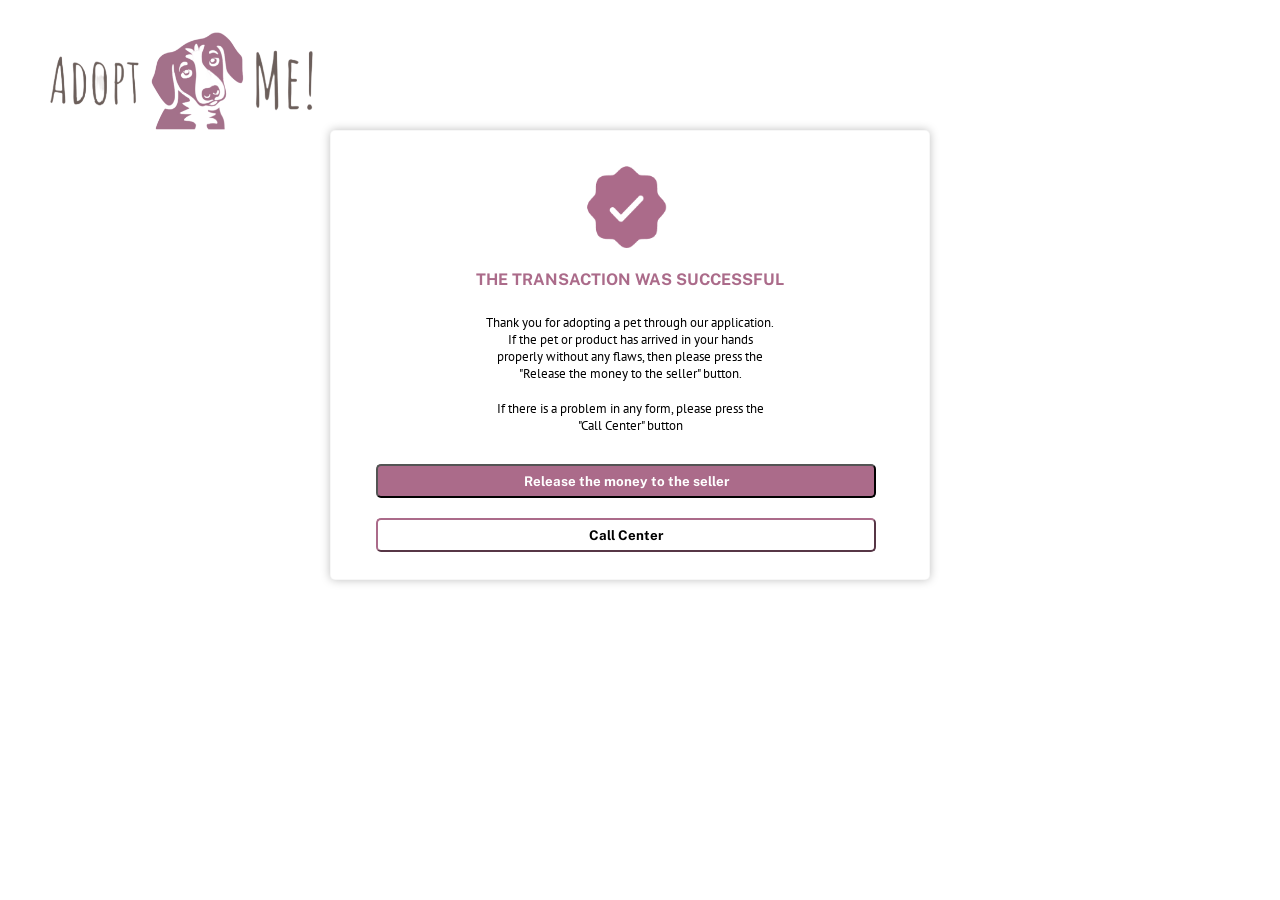
<file: SE_TUT_Adopt_Me_v3/SE_TUT_Adopt_Me_v3/View/payment.html>
<!DOCTYPE html>
<html lang="en">

<head>
    <meta charset="UTF-8">
    <meta http-equiv="X-UA-Compatible" content="IE=edge">
    <meta name="viewport" content="width=device-width, initial-scale=1.0">
    <title>Payment</title>
    <link rel="stylesheet" href="css/style.css">
    <link rel="stylesheet" href="fontawesome-free-6.4.0-web/css/all.min.css">
</head>

<body id="b">
    <img src="img/image21.png" class="logo-placement">
    <div class="payment">
        <img src="img/imagesuccess.png" class="imgsuccess">
        <p class="paymentscs-text">THE TRANSACTION WAS SUCCESSFUL</p>
        <p class="payment-text">Thank you for adopting a pet through our application.</p>
        <p class="payment-text">If the pet or product has arrived in your hands</p>
        <p class="payment-text">properly without any flaws, then please press the</p>
        <p class="payment-text">"Release the money to the seller" button.</p>
        <br>
        <p class="payment-text">If there is a problem in any form, please press the</p>
        <p class="payment-text">"Call Center" button</p>
        <button class="rls-button">Release the money to the seller</button>
        <button class="cc-button">Call Center</button>
    </div>
</body>

</html>
</file>
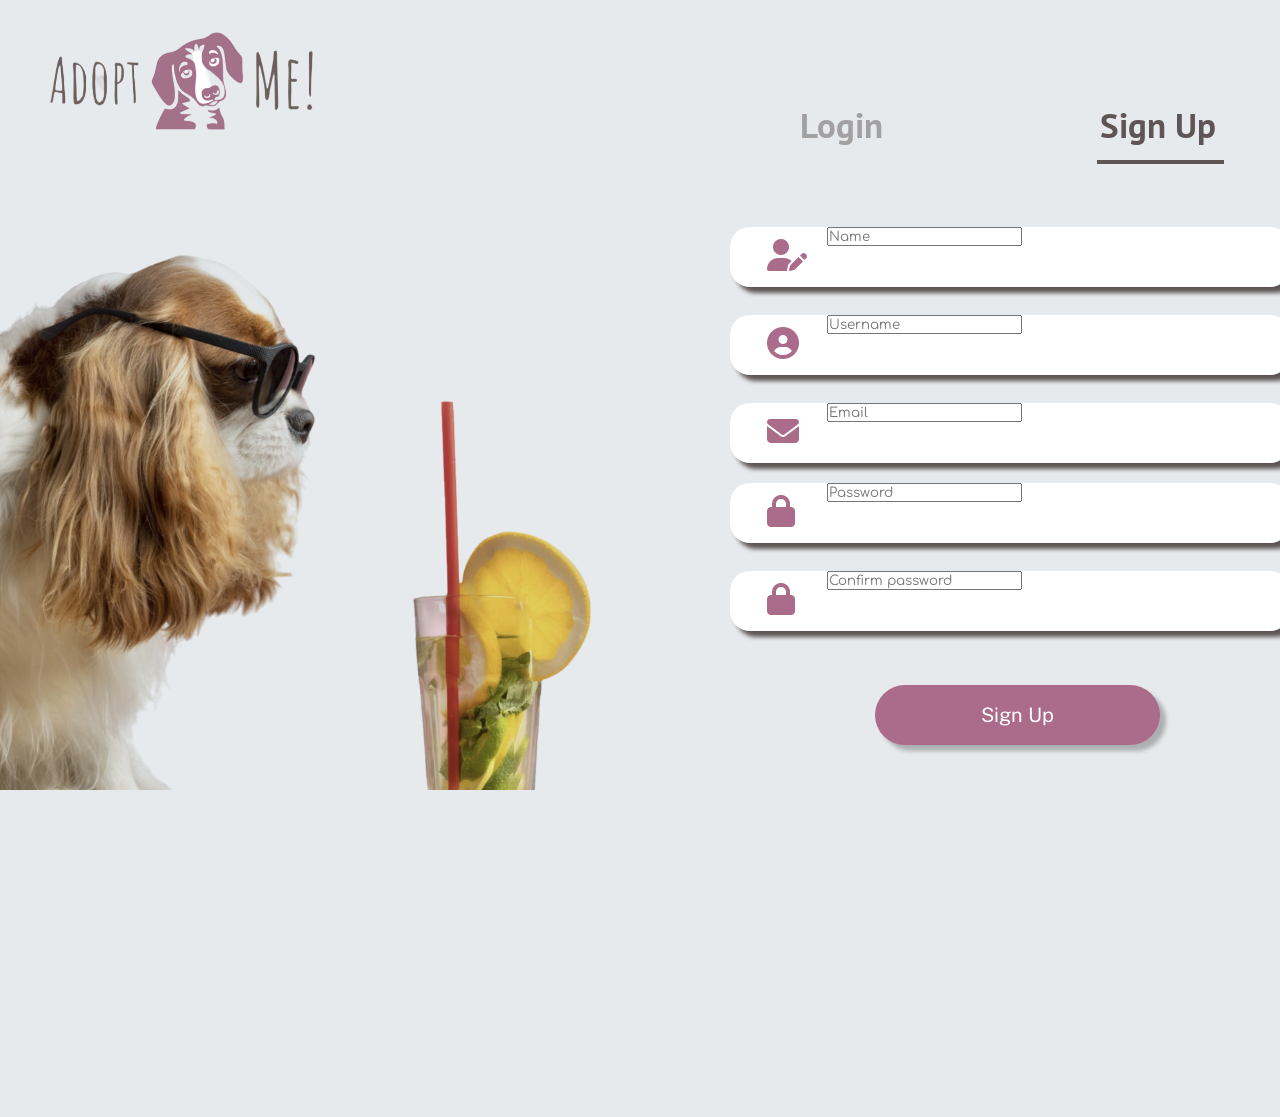
<file: SE_TUT_Adopt_Me_v3/SE_TUT_Adopt_Me_v3/View/register - Copy.html>
<!DOCTYPE html>
<html lang="en">

<head>
    <meta charset="UTF-8">
    <meta http-equiv="X-UA-Compatible" content="IE=edge">
    <meta name="viewport" content="width=device-width, initial-scale=1.0">
    <title>Register</title>
    <link rel="stylesheet" href="css/style.css">
    <link rel="stylesheet" href="https://cdnjs.cloudflare.com/ajax/libs/font-awesome/4.7.0/css/font-awesome.min.css">
    <link rel="stylesheet" href="fontawesome-free-6.4.0-web/css/all.min.css">
</head>

<body>
    <div class="container">
        <img src="img/image21.png" class="logo-placement">
        <img src="img/image46.png" class="img-login">

        <a href="login.html">
            <p class="login-text-r">Login</p>
        </a>
        <hr class="signup-text-hr">
        <p class="signup-text-r">Sign Up</p>

        <div class="input-name">
            <a class="icon" href="#">
                <i class="fa-solid fa-user-pen fa-2x"></i>
            </a>
            <input type="text" name="name" id="name_txt" placeholder="Name">
        </div>
        <div class="input-username">
            <a class="icon" href="#">
                <i class="fa-solid fa-circle-user fa-2x"></i>
            </a>
            <input type="text" name="username" id="username_txt" placeholder="Username">
        </div>
        <div class="input-email">
            <a class="icon" href="#">
                <i class="fa-solid fa-envelope fa-2x"></i>
            </a>
            <input type="email" name="email" id="useremail_txt" placeholder="Email">
        </div>
        <div class="input-pass">
            <a class="icon" href="#">
                <i class="fa-solid fa-lock fa-2x"></i>
            </a>
            <input type="password" name="pass" id="pass_txt" placeholder="Password">
        </div>
        <div class="input-conf-pass">
            <a class="icon" href="#">
                <i class="fa-solid fa-lock fa-2x"></i>
            </a>
            <input type="password" name="conf-pass" id="confpass_txt" placeholder="Confirm password">
        </div>

        <button class="signup-click">Sign Up</button>
    </div>
</body>

</html>
</file>
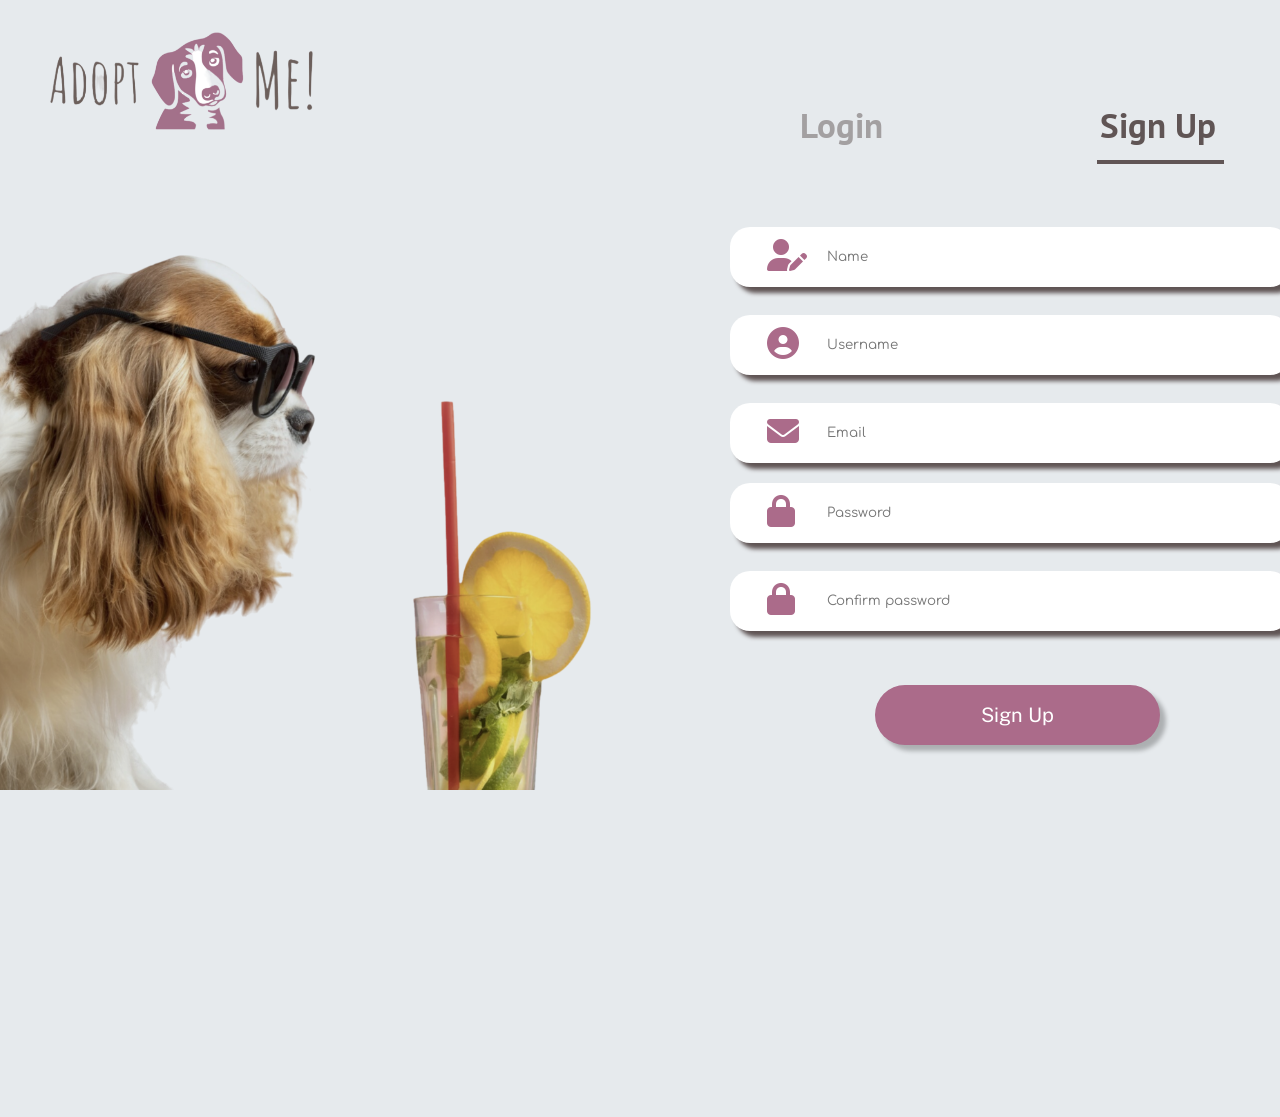
<file: SE_TUT_Adopt_Me_v3/SE_TUT_Adopt_Me_v3/View/register.html>
<!DOCTYPE html>
<html lang="en">

<head>
    <meta charset="UTF-8">
    <meta http-equiv="X-UA-Compatible" content="IE=edge">
    <meta name="viewport" content="width=device-width, initial-scale=1.0">
    <title>Register</title>
    <link rel="stylesheet" href="css/style.css">
    <link rel="stylesheet" href="https://cdnjs.cloudflare.com/ajax/libs/font-awesome/4.7.0/css/font-awesome.min.css">
    <link rel="stylesheet" href="fontawesome-free-6.4.0-web/css/all.min.css">
</head>

<body>
    <div class="container">
        <img src="img/image21.png" class="logo-placement">
        <img src="img/image46.png" class="img-login">

        <a href="login.html">
            <p class="login-text-r">Login</p>
        </a>
        <hr class="signup-text-hr">
        <p class="signup-text-r">Sign Up</p>

        <div class="input-name">
            <a class="icon" href="#">
                <i class="fa-solid fa-user-pen fa-2x"></i>
            </a>
            <input type="text" name="name" id="input" placeholder="Name">
        </div>
        <div class="input-username">
            <a class="icon" href="#">
                <i class="fa-solid fa-circle-user fa-2x"></i>
            </a>
            <input type="text" name="username" id="input" placeholder="Username">
        </div>
        <div class="input-email">
            <a class="icon" href="#">
                <i class="fa-solid fa-envelope fa-2x"></i>
            </a>
            <input type="email" name="email" id="input" placeholder="Email">
        </div>
        <div class="input-pass">
            <a class="icon" href="#">
                <i class="fa-solid fa-lock fa-2x"></i>
            </a>
            <input type="password" name="pass" id="input" placeholder="Password">
        </div>
        <div class="input-conf-pass">
            <a class="icon" href="#">
                <i class="fa-solid fa-lock fa-2x"></i>
            </a>
            <input type="password" name="conf-pass" id="input" placeholder="Confirm password">
        </div>

        <button class="signup-click">Sign Up</button>
    </div>
</body>

</html>
</file>
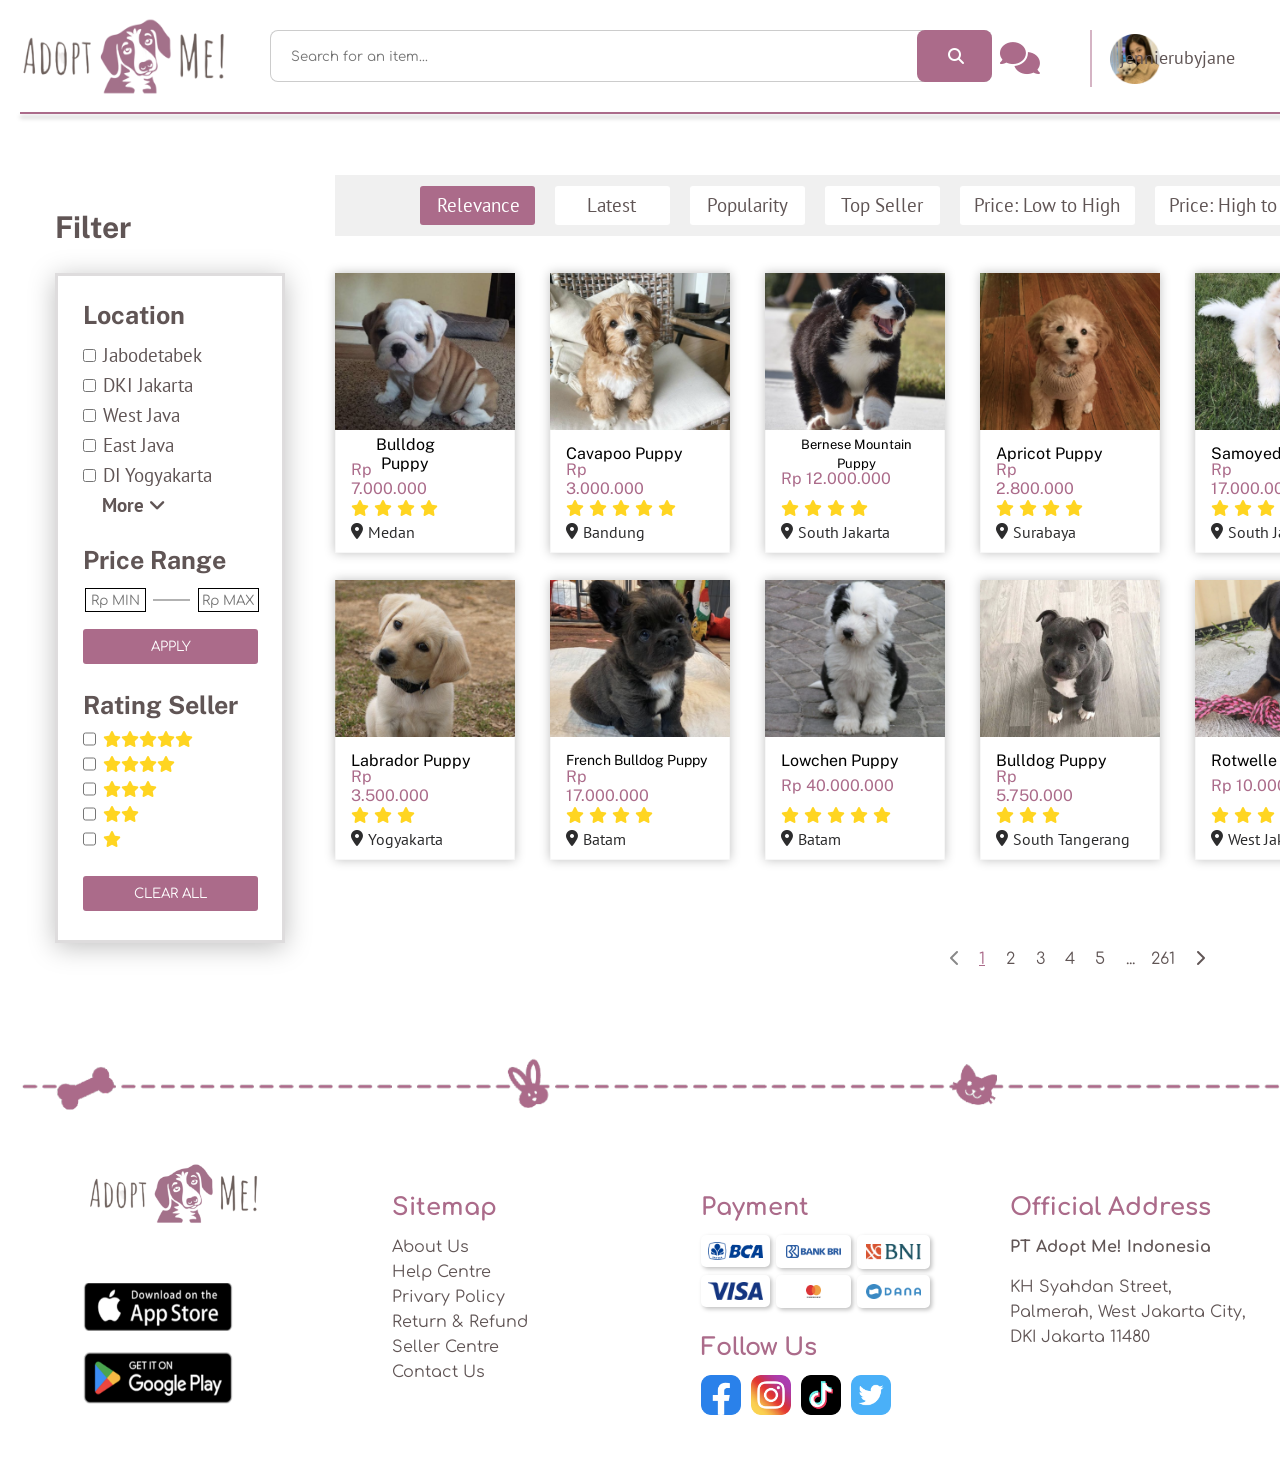
<file: SE_TUT_Adopt_Me_v3/SE_TUT_Adopt_Me_v3/View/searchpage.html>
<!DOCTYPE html>
<html lang="en">

<head>
    <meta charset="UTF-8">
    <meta http-equiv="X-UA-Compatible" content="IE=edge">
    <meta name="viewport" content="width=device-width, initial-scale=1.0">
    <title>Search</title>
    <link rel="stylesheet" href="css/style.css">
    <link rel="stylesheet" href="fontawesome-free-6.4.0-web/css/all.min.css">
</head>

<body>
    <!-- Start Header -->
    <div class="wrapper-header-desktop">
        <div class="header">
            <img src="img/image21.png" class="logo">
            <div class="searchbar">
                <input type="text" name="search" class="input-sb" placeholder="Search for an item...">
                <a class="search-icon" href="#">
                    <i class="fa-solid fa-magnifying-glass"></i>
                </a>
            </div>
            <div class="heart">
                <a href="#">
                    <i class="fa-solid fa-heart fa-2x"></i>
                </a>
            </div>
            <div class="comments">
                <a href="#">
                    <i class="fa-solid fa-comments fa-2x"></i>
                </a>
            </div>
            <div class="vertical"></div>
            <div class="profile-header">
                <img src="img/image48.png" style="width: 50px;">
                <p class="profile-name">jennierubyjane</p>
            </div>
        </div>
        <hr class="hr-header">
    </div>
    <!-- End Header -->

    <!-- Start Content -->
    <div class="outer-container">
        <p class="f-p">Filter</p>
        <div class="filter-top">
            <div class="relevance">
                <a href="#">Relevance</a>
            </div>
            <div class="latest">
                <a href="#">Latest</a>
            </div>
            <div class="popularity">
                <a href="#">Popularity</a>
            </div>
            <div class="topseller">
                <a href="#">Top Seller</a>
            </div>
            <div class="price-lh">
                <a href="#">Price: Low to High</a>
            </div>
            <div class="price-hl">
                <a href="#">Price: High to Low</a>
            </div>
        </div>
        <div class="sidebar">
            <div class="sidebar-box">
                <p class="l-s">Location</p>
                <ul>
                    <li><a href="#" class="li-1"><input type="checkbox">Jabodetabek</a></li>
                    <li><a href="#" class="li-2"><input type="checkbox">DKI Jakarta</a></li>
                    <li><a href="#" class="li-3"><input type="checkbox">West Java</a></li>
                    <li><a href="#" class="li-4"><input type="checkbox">East Java</a></li>
                    <li><a href="#" class="li-5"><input type="checkbox">DI Yogyakarta</a></li>
                </ul>
                <a href="#" class="more">More<i class="fa-solid fa-angle-down"></i></a>

                <p class="p-s">Price Range</p>
                <input type="text" placeholder="Rp MIN" class="input-price-min">
                <hr class="hr-price">
                <input type="text" placeholder="Rp MAX" class="input-price-max">
                <button class="price-apply">APPLY</button>

                <p class="r-s">Rating Seller</p>
                <ul>
                    <li><a href="#" class="r-1"><input type="checkbox"><i class="fa-solid fa-star"></i><i
                                class="fa-solid fa-star"></i><i class="fa-solid fa-star"></i><i
                                class="fa-solid fa-star"></i><i class="fa-solid fa-star"></i></a></li>
                    <li><a href="#" class="r-2"><input type="checkbox"><i class="fa-solid fa-star"></i><i
                                class="fa-solid fa-star"></i><i class="fa-solid fa-star"></i><i
                                class="fa-solid fa-star"></i></a></li>
                    <li><a href="#" class="r-3"><input type="checkbox"><i class="fa-solid fa-star"></i><i
                                class="fa-solid fa-star"></i><i class="fa-solid fa-star"></i></a></li>
                    <li><a href="#" class="r-4"><input type="checkbox"><i class="fa-solid fa-star"></i><i
                                class="fa-solid fa-star"></i></a></li>
                    <li><a href="#" class="r-5"><input type="checkbox"><i class="fa-solid fa-star"></i></a></li>
                </ul>
                <button class="sidebar-clear">CLEAR ALL</button>
            </div>
        </div>
        <div class="search-content">
            <a href="#">
                <div class="search-box1">
                    <img src="images/image5.png">
                    <p class="sb-bulldog">Bulldog Puppy</p>
                    <p class="sb-p-bg">Rp 7.000.000</p>
                    <div class="star-bg">
                        <a href="#">
                            <i class="fa-solid fa-star"></i>
                            <i class="fa-solid fa-star"></i>
                            <i class="fa-solid fa-star"></i>
                            <i class="fa-solid fa-star"></i>
                        </a>
                    </div>
                    <p class="s-loc1">
                        <a href="#">
                            <i class="fa-solid fa-location-dot" style="margin-right: 5px;"></i>
                        </a>
                        Medan
                    </p>
                </div>
            </a>
        </div>
        <a href="#">
            <div class="search-box2">
                <img src="images/image1.png">
                <p class="sb-cavapoo">Cavapoo Puppy</p>
                <p class="sb-p-co">Rp 3.000.000</p>
                <div class="star-co">
                    <a href="#">
                        <i class="fa-solid fa-star"></i>
                        <i class="fa-solid fa-star"></i>
                        <i class="fa-solid fa-star"></i>
                        <i class="fa-solid fa-star"></i>
                        <i class="fa-solid fa-star"></i>
                    </a>
                </div>
                <p class="s-loc2">
                    <a href="#">
                        <i class="fa-solid fa-location-dot" style="margin-right: 5px;"></i>
                    </a>
                    Bandung
                </p>
            </div>
        </a>
        <a href="#">
            <div class="search-box3">
                <img src="images/image9.png">
                <p class="sb-bernese">Bernese Mountain Puppy</p>
                <p class="sb-p-be">Rp 12.000.000</p>
                <div class="star-be">
                    <a href="#">
                        <i class="fa-solid fa-star"></i>
                        <i class="fa-solid fa-star"></i>
                        <i class="fa-solid fa-star"></i>
                        <i class="fa-solid fa-star"></i>
                    </a>
                </div>
                <p class="s-loc3">
                    <a href="#">
                        <i class="fa-solid fa-location-dot" style="margin-right: 5px;"></i>
                    </a>
                    South Jakarta
                </p>
            </div>
        </a>
        <a href="#">
            <div class="search-box4">
                <img src="images/image10.png">
                <p class="sb-apricot">Apricot Puppy</p>
                <p class="sb-p-at">Rp 2.800.000</p>
                <div class="star-at">
                    <a href="#">
                        <i class="fa-solid fa-star"></i>
                        <i class="fa-solid fa-star"></i>
                        <i class="fa-solid fa-star"></i>
                        <i class="fa-solid fa-star"></i>
                    </a>
                </div>
                <p class="s-loc4">
                    <a href="#">
                        <i class="fa-solid fa-location-dot" style="margin-right: 5px;"></i>
                    </a>
                    Surabaya
                </p>
            </div>
        </a>
        <a href="#">
            <div class="search-box5">
                <img src="images/image7.png">
                <p class="sb-samoyed">Samoyed Puppy</p>
                <p class="sb-p-sd">Rp 17.000.000</p>
                <div class="star-sd">
                    <a href="#">
                        <i class="fa-solid fa-star"></i>
                        <i class="fa-solid fa-star"></i>
                        <i class="fa-solid fa-star"></i>
                        <i class="fa-solid fa-star"></i>
                        <i class="fa-solid fa-star"></i>
                    </a>
                </div>
                <p class="s-loc5">
                    <a href="#">
                        <i class="fa-solid fa-location-dot" style="margin-right: 5px;"></i>
                    </a>
                    South Jakarta
                </p>
            </div>
        </a>
        <a href="#">
            <div class="search-box6">
                <img src="images/image6.png">
                <p class="sb-labrador">Labrador Puppy</p>
                <p class="sb-p-lr">Rp 3.500.000</p>
                <div class="star-sd">
                    <a href="#">
                        <i class="fa-solid fa-star"></i>
                        <i class="fa-solid fa-star"></i>
                        <i class="fa-solid fa-star"></i>
                    </a>
                </div>
                <p class="s-loc6">
                    <a href="#">
                        <i class="fa-solid fa-location-dot" style="margin-right: 5px;"></i>
                    </a>
                    Yogyakarta
                </p>
            </div>
        </a>
        <a href="#">
            <div class="search-box7">
                <img src="images/image4.png">
                <p class="sb-french">French Bulldog Puppy</p>
                <p class="sb-p-fh">Rp 17.000.000</p>
                <div class="star-fh">
                    <a href="#">
                        <i class="fa-solid fa-star"></i>
                        <i class="fa-solid fa-star"></i>
                        <i class="fa-solid fa-star"></i>
                        <i class="fa-solid fa-star"></i>
                    </a>
                </div>
                <p class="s-loc7">
                    <a href="#">
                        <i class="fa-solid fa-location-dot" style="margin-right: 5px;"></i>
                    </a>
                    Batam
                </p>
            </div>
        </a>
        <a href="#">
            <div class="search-box8">
                <img src="images/image2.png">
                <p class="sb-lowchen">Lowchen Puppy</p>
                <p class="sb-p-ln">Rp 40.000.000</p>
                <div class="star-ln">
                    <a href="#">
                        <i class="fa-solid fa-star"></i>
                        <i class="fa-solid fa-star"></i>
                        <i class="fa-solid fa-star"></i>
                        <i class="fa-solid fa-star"></i>
                        <i class="fa-solid fa-star"></i>
                    </a>
                </div>
                <p class="s-loc8">
                    <a href="#">
                        <i class="fa-solid fa-location-dot" style="margin-right: 5px;"></i>
                    </a>
                    Batam
                </p>
            </div>
        </a>
        <a href="#">
            <div class="search-box9">
                <img src="images/image8.png">
                <p class="sb-bulldog1">Bulldog Puppy</p>
                <p class="sb-p-b1">Rp 5.750.000</p>
                <div class="star-bg1">
                    <a href="#">
                        <i class="fa-solid fa-star"></i>
                        <i class="fa-solid fa-star"></i>
                        <i class="fa-solid fa-star"></i>
                    </a>
                </div>
                <p class="s-loc9">
                    <a href="#">
                        <i class="fa-solid fa-location-dot" style="margin-right: 5px;"></i>
                    </a>
                    South Tangerang
                </p>
            </div>
        </a>
        <a href="#">
            <div class="search-box10">
                <img src="images/image3.png">
                <p class="sb-rotwelle">Rotwelle Puppy</p>
                <p class="sb-p-re">Rp 10.000.000</p>
                <div class="star-re">
                    <a href="#">
                        <i class="fa-solid fa-star"></i>
                        <i class="fa-solid fa-star"></i>
                        <i class="fa-solid fa-star"></i>
                        <i class="fa-solid fa-star"></i>
                    </a>
                </div>
                <p class="s-loc10">
                    <a href="#">
                        <i class="fa-solid fa-location-dot" style="margin-right: 5px;"></i>
                    </a>
                    West Jakarta
                </p>
            </div>
        </a>
        <a href="#"><i class="fa-solid fa-chevron-left"></i></a>
        <a href="#" class="page1">1</a>
        <a href="#" class="page2">2</a>
        <a href="#" class="page3">3</a>
        <a href="#" class="page4">4</a>
        <a href="#" class="page5">5</a>
        <p class="more-page">...</p>
        <a href="#" class="page261">261</a>
        <a href="#"><i class="fa-solid fa-chevron-right"></i></a>
    </div>
    <!-- End Content -->

    <!-- Start Footer -->
    <footer>
        <!-- <p class="dash">
            [base64]
        </p>
        <img src="img/image-cion.png" class="footer-icons"> -->
        <img src="img/footer.png" class="footer-png">
        <div class="row">
            <div class="col">
                <img src="img/image21.png" class="logo-footer">
                <img src="img/image9.png" class="d-apple"> <br>
                <img src="img/image27.png" class="d-google">
            </div>
            <div class="col">
                <h2>Sitemap</h2>
                <a href="#">
                    <p>About Us</p>
                </a>
                <a href="#">
                    <p>Help Centre</p>
                </a>
                <a href="#">
                    <p>Privary Policy</p>
                </a>
                <a href="#">
                    <p>Return & Refund</p>
                </a>
                <a href="#">
                    <p>Seller Centre</p>
                </a>
                <a href="#">
                    <p>Contact Us</p>
                </a>
            </div>
            <div class="col">
                <h2>Payment</h2>
                <a href="#">
                    <img src="img/image23.png" class="payment-r1bni">
                </a>
                <a href="#">
                    <img src="img/image31.png" class="payment-r1bri">
                </a>
                <a href="#">
                    <img src="img/image25.png" class="payment-r1bca"> <br>
                </a>
                <a href="#">
                    <img src="img/image5.png" class="payment-r1visa">
                </a>
                <a href="#">
                    <img src="img/image6.png" class="payment-r1mcard">
                </a>
                <a href="#">
                    <img src="img/image44.png" class="payment-r1dana"> <br>
                </a>
                <h2>Follow Us</h2>
                <a href="#">
                    <img src="img/image43.png" style="width: 40px; height: 40px; margin-right: 5px;">
                </a>
                <a href="#">
                    <img src="img/image26.png" class="fol-socmed">
                </a>
                <a href="#">
                    <img src="img/image8.png" class="fol-socmed">
                </a>
                <a href="#">
                    <img src="img/image1.png" class="fol-socmed">
                </a>
            </div>
            <div class=" col">
                <h2>Official Address</h2>
                <h4>PT Adopt Me! Indonesia</h4>
                <p>KH Syahdan Street, <br>Palmerah, West Jakarta City,<br>DKI Jakarta 11480</p>
            </div>
        </div>
    </footer>
    <!-- End Footer -->
</body>

</html>
</file>
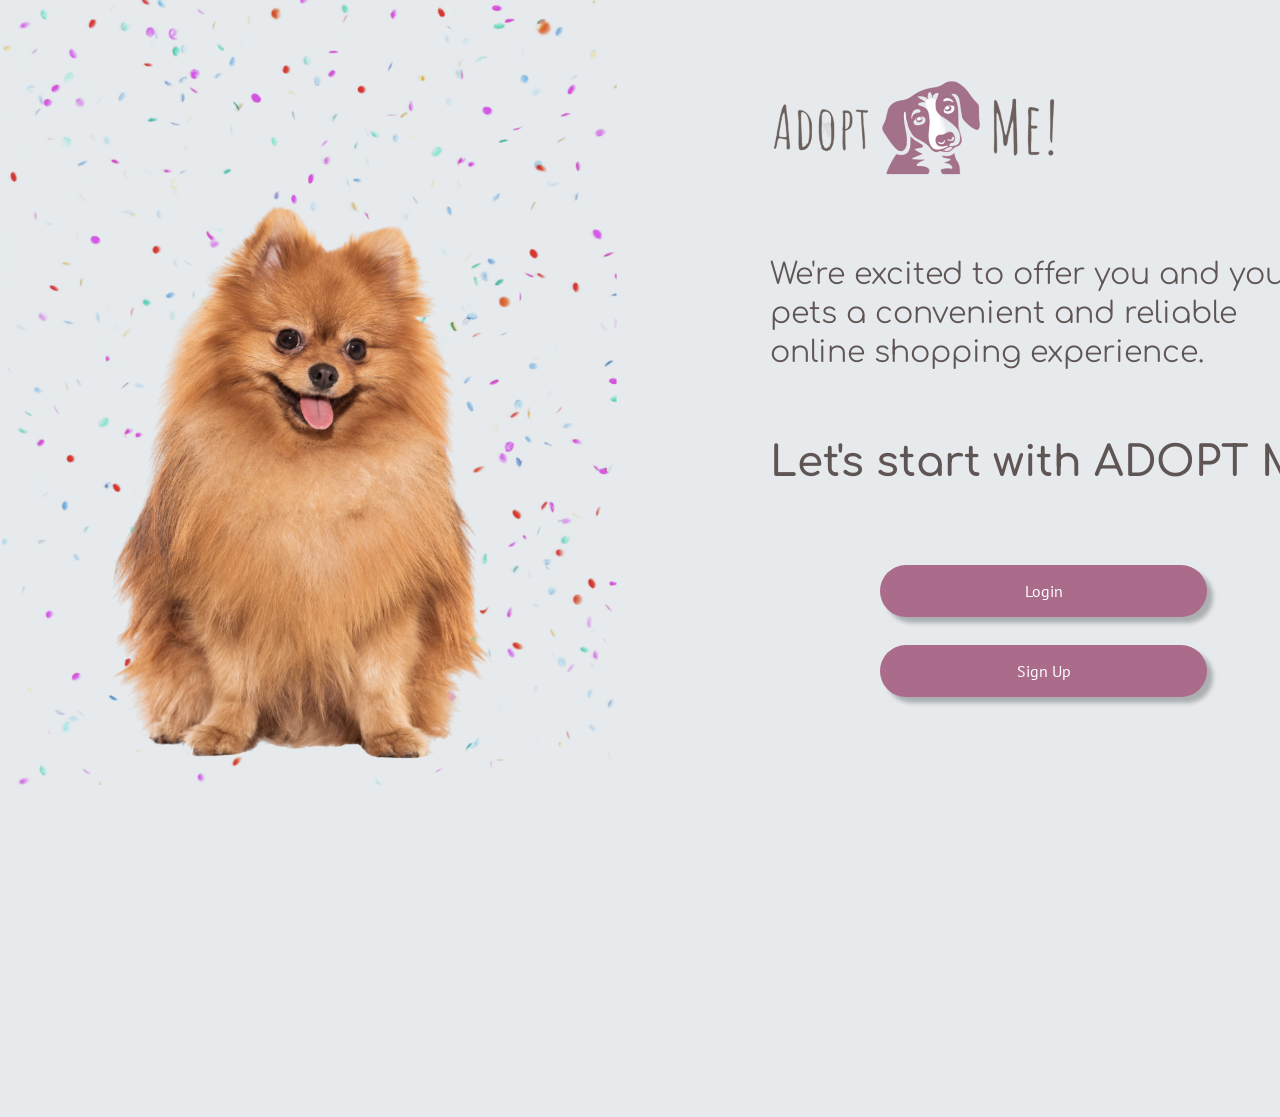
<file: SE_TUT_Adopt_Me_v3/SE_TUT_Adopt_Me_v3/View/StartPage.html>
<!DOCTYPE html>
<html lang="en">

<head>
    <meta charset="UTF-8">
    <meta http-equiv="X-UA-Compatible" content="IE=edge">
    <meta name="viewport" content="width=device-width, initial-scale=1.0">
    <title>Adopt Me</title>
    <link rel="stylesheet" href="css/style.css">
    <link rel="stylesheet" href="https://cdnjs.cloudflare.com/ajax/libs/font-awesome/4.7.0/css/font-awesome.min.css">
    <link rel="stylesheet" href="fontawesome-free-6.4.0-web/css/all.min.css">
</head>

<body>
    <div class="container">
        <img src="img/image37.png" class="confetti">
        <img src="img/image39.png" class="pomhome">
        <img src="img/image21.png" class="logohome">
        <div class="greet_wrap">
            <div class="greet">
                <p>We're excited to offer you and your pets a convenient and reliable online shopping experience.</p>
                <h2>Let's start with ADOPT ME!</h2>
                <a href="login.html">
                    <button class="log-button" type="button">Login</button>
                </a>
                <a href="register.html">
                    <button class="sign-button" type="button">Sign Up</button>
                </a>
            </div>
        </div>
    </div>
</body>

</html>
</file>
<file: SE_TUT_Adopt_Me_v3/SE_TUT_Adopt_Me_v3/View/css/style.css>
@import url('https://fonts.googleapis.com/css2?family=PT+Sans&display=swap');
@import url('https://fonts.googleapis.com/css2?family=PT+Sans&family=Public+Sans:wght@100&display=swap');
@import url('https://fonts.googleapis.com/css2?family=Comfortaa:wght@300&display=swap');

* {
    margin: 0;
    padding: 0;
    font-family: 'Comfortaa';
}

body {
    background-color: #fff;
    margin: 0px;
}

#b {
    background-color: white;
}

.container {
    /* zoom: 75%;
    width: 100%;
    min-height: 100vh;
    display: flex;
    box-sizing: border-box;
    overflow: hidden; */
    background-color: #E6EAED;
    position: relative;
    width: 1728px;
    height: 1117px;
    /* display: flex; */
}

.confetti {
    position: absolute;
    width: 615px;
    height: 785px;
    left: 2px;
    top: 0px;
    mix-blend-mode: multiply;
}

.pomhome {
    position: absolute;
    width: 601px;
    height: 600px;
    left: 2px;
    top: 180px;
}

.logohome {
    position: absolute;
    width: 420px;
    height: 240px;
    left: 720px;
    top: 50px;
}

.greet-wrap {
    width: 100%;
    height: 680px;
    margin-top: 120px;
}

.greet {
    float: left;
    width: 500px;
    margin-left: 150px;
    margin-top: 30px;
}

.greet p {
    position: absolute;
    width: 550px;
    height: 156px;
    left: 770px;
    top: 255px;
    font-family: 'PT Sans';
    font-family: 'Comfortaa';
    font-style: normal;
    font-weight: 350;
    font-size: 30px;
    line-height: 39px;
    color: #605555;
}

.greet h2 {
    position: absolute;
    width: 580px;
    height: 45px;
    left: 770px;
    top: 440px;
    font-family: 'PT Sans';
    font-family: 'Comfortaa';
    font-style: normal;
    font-weight: 600;
    font-size: 42px;
    line-height: 45px;
    /* identical to box height */
    color: #605555;
}

.log-button {
    position: absolute;
    width: 327px;
    height: 52px;
    left: 880px;
    top: 565px;
    border: none;
    background: #AB6B8A;
    box-shadow: 6px 6px 4px rgba(0, 0, 0, 0.25);
    border-radius: 50px;
    color: white;
    font-size: medium;
    font-family: 'PT Sans';
}

.sign-button {
    position: absolute;
    width: 327px;
    height: 52px;
    left: 880px;
    top: 645px;
    border: none;
    background: #AB6B8A;
    box-shadow: 6px 6px 4px rgba(0, 0, 0, 0.25);
    border-radius: 50px;
    color: white;
    font-size: medium;
    font-family: 'PT Sans';
}

button:hover {
    background-color: #88546d;
}

.search-icon:hover {
    background-color: #88546d;
}

.logo-placement {
    position: absolute;
    width: 393px;
    height: 250px;
    left: 0px;
    top: 0px;
}

.img-login {
    position: absolute;
    width: 610px;
    height: 590px;
    left: -7px;
    top: 200px;
    mix-blend-mode: multiply;
}

.login-text {
    position: absolute;
    width: 145px;
    height: 41px;
    left: 800px;
    top: 90px;
    font-family: "PT Sans";
    font-style: normal;
    font-weight: 700;
    font-size: 35px;
    line-height: 71px;

    color: #605555;
}

.login-text-r {
    position: absolute;
    width: 145px;
    height: 41px;
    left: 800px;
    top: 90px;
    font-family: "PT Sans";
    font-style: normal;
    font-weight: 700;
    font-size: 35px;
    line-height: 71px;

    color: rgba(96, 85, 85, 0.5);
}

.signup-text {
    position: absolute;
    width: 285px;
    height: 41px;
    left: 1100px;
    top: 90px;

    font-family: 'PT Sans';
    font-style: normal;
    font-weight: 700;
    font-size: 35px;
    line-height: 71px;

    color: rgba(96, 85, 85, 0.5);
}

.signup-text-r {
    position: absolute;
    width: 285px;
    height: 41px;
    left: 1100px;
    top: 90px;

    font-family: 'PT Sans';
    font-style: normal;
    font-weight: 700;
    font-size: 35px;
    line-height: 71px;

    color: #605555;
}

.login-text-hr {
    position: absolute;
    width: 123px;
    height: 0px;
    left: 777px;
    top: 160px;

    border: 2px solid #605555;
}

.signup-text-hr {
    position: absolute;
    width: 123px;
    height: 0px;
    left: 1097px;
    top: 160px;

    border: 2px solid #605555;
}

.input-name {
    position: absolute;
    width: 530px;
    height: 60px;
    left: 730px;
    top: 227px;
    padding-left: 30px;
    font-family: 'Comfortaa';
    border: none;
    background: #FFFFFF;
    box-shadow: 6px 6px 4px #605555;
    border-radius: 20px;
}

.input-username {
    position: absolute;
    width: 530px;
    height: 60px;
    left: 730px;
    top: 315px;
    padding-left: 30px;
    font-family: 'Comfortaa';
    border: none;
    background: #FFFFFF;
    box-shadow: 6px 6px 4px #605555;
    border-radius: 20px;
}

.input-email {
    position: absolute;
    width: 530px;
    height: 60px;
    left: 730px;
    top: 403px;
    padding-left: 30px;
    font-family: 'Comfortaa';
    border: none;
    background: #FFFFFF;
    box-shadow: 6px 6px 4px #605555;
    border-radius: 20px;
}

.input-pass {
    position: absolute;
    width: 530px;
    height: 60px;
    left: 730px;
    top: 483px;
    padding-left: 30px;
    font-family: 'Comfortaa';
    border: none;
    background: #FFFFFF;
    box-shadow: 6px 6px 4px #605555;
    border-radius: 20px;
}

.input-pass-login {
    position: absolute;
    width: 530px;
    height: 60px;
    left: 730px;
    top: 320px;
    padding-left: 30px;
    font-family: 'Comfortaa';
    border: none;
    background: #FFFFFF;
    box-shadow: 6px 6px 4px #605555;
    border-radius: 20px;
}

.input-conf-pass {
    position: absolute;
    width: 530px;
    height: 60px;
    left: 730px;
    top: 571px;
    padding-left: 30px;
    font-family: 'Comfortaa';
    border: none;
    background: #FFFFFF;
    box-shadow: 6px 6px 4px #605555;
    border-radius: 20px;
}

.login-click {
    position: absolute;
    width: 285px;
    height: 60px;
    left: 875px;
    top: 425px;
    color: #FFFFFF;
    background: #AB6B8A;
    font-family: 'Public Sans';
    box-shadow: 6px 6px 4px rgba(0, 0, 0, 0.25);
    border-radius: 30px;
    border: none;
    font-size: 20px;
}

.signup-click {
    position: absolute;
    width: 285px;
    height: 60px;
    left: 875px;
    top: 685px;
    color: #FFFFFF;
    background: #AB6B8A;
    font-family: 'Public Sans';
    box-shadow: 6px 6px 4px rgba(0, 0, 0, 0.25);
    border-radius: 30px;
    border: none;
    font-size: 20px;
}

.forget-pass {
    position: absolute;
    width: 321px;
    height: 30px;
    left: 917px;
    top: 535px;

    font-family: 'Comfortaa';
    font-style: normal;
    font-weight: 400;
    font-size: 22px;
    line-height: 30px;

    color: #605555;
}

.left-hr-fp {
    position: absolute;
    width: 255px;
    left: 730px;
    top: 605px;

    font-family: 'Comfortaa';
    font-style: normal;
    font-weight: 400;
    font-size: 27px;
    line-height: 30px;

    color: #605555;
}

.or {
    position: absolute;
    width: 38px;
    height: 30px;
    left: 1005px;
    top: 590px;

    font-family: 'Comfortaa';
    font-style: normal;
    font-weight: 400;
    font-size: 22px;
    line-height: 30px;

    color: #605555;
}

.right-hr-fp {
    position: absolute;
    width: 255px;
    left: 1047px;
    top: 605px;

    font-family: 'Comfortaa';
    font-style: normal;
    font-weight: 400;
    font-size: 27px;
    line-height: 30px;

    color: #605555;
}

.continue-socmed {
    position: absolute;
    width: 383px;
    height: 30px;
    left: 900px;
    top: 640px;

    font-family: 'Comfortaa';
    font-style: normal;
    font-weight: 400;
    font-size: 22px;
    line-height: 30px;

    color: #605555;

}

.icon {
    color: #AB6B8A;
    float: left;
    width: 60px;
    height: 55px;
    padding-left: 7px;
    display: flex;
    text-decoration: none;
    align-items: center;
}

#input {
    border: none;
    background: none;
    padding-top: 5px;
    padding-bottom: 5px;
    margin-top: 17px;
    width: 400px;
}

.fa-instagram {
    margin-top: 700px;
    margin-left: 915px;
    /* background: #E4405F;
    border-radius: 50%;
    height: 80px;
    width: 80px;
    align-items: center;
    justify-content: center; */
    color: #E4405F;
}

.fa-twitter {
    margin-top: 700px;
    margin-left: 75px;
    /* background: ##1DA1F2;
    border-radius: 50%; */
    color: #1DA1F2;
}

.fa-facebook-f {
    margin-top: 700px;
    margin-left: 75px;
    /* background: #3C5A99;
    border-radius: 50%; */
    color: #3C5A99;
}

/* Start Header */
.wrapper-header-desktop {
    left: 0;
    top: 0;
    position: absolute;
    width: 100%;
    background-color: #ffffff;
    color: #ffffff;
}

.header {
    display: flex;
    flex-wrap: wrap;
    width: 140px;
    height: 112px;
    margin: 0 auto;
}

.logo {
    position: absolute;
    width: 300px;
    height: 190px;
    left: -15px;
    top: -5px;
}

.searchbar {
    position: absolute;
    width: 700px;
    height: 50px;
    left: 270px;
    top: 30px;
    padding-left: 20px;
    font-family: 'Comfortaa';
    background: #FFFFFF;
    border: 1px solid rgba(0, 0, 0, 0.2);
    border-radius: 8px;
}

.input-sb {
    border: none;
    background: none;
    padding-top: 5px;
    padding-bottom: 5px;
    margin-top: 13px;
    width: 620px;
}

.search-icon {
    color: white;
    background-color: #AB6B8A;
    float: right;
    width: 75px;
    height: 52px;
    text-decoration: none;
    border-radius: 8px;
    position: absolute;
    left: 89.70%;
    top: -1px;
}

.fa-magnifying-glass {
    padding-left: 31px;
    padding-top: 18px;
}

.heart {
    margin-left: 370px;
    margin-top: 40px;
}

.fa-heart {
    color: #AB6B8A;
}

.fa-heart:hover {
    color: #88546d;
}

.fa-comments {
    color: #AB6B8A;
}

.fa-comments:hover {
    color: #88546d;
}

.comments {
    margin-left: 430px;
    margin-top: -40px;
}

.hr-header {
    text-align: center;
    width: 1400px;
    margin-left: 20px;
    border: 1px solid #AB6B8A;
    box-shadow: 0px 4px 4px rgba(0, 0, 0, 0.25);
}

.vertical {
    height: 55px;
    border: 1px solid rgba(171, 107, 138, 0.5);
    margin-left: 520px;
    margin-top: -62px;
}

.profile-header {
    margin-left: 540px;
    margin-top: -68px;
}

.profile-name {
    position: absolute;
    left: 87.47%;
    right: 0%;
    top: 40.28%;
    bottom: 38.75%;

    font-family: 'PT Sans';
    font-style: normal;
    font-weight: 400;
    font-size: 18px;
    line-height: 23px;
    display: flex;
    align-items: center;

    color: #605555;
}

/* End Header */


/* Start Footer */
footer {
    width: 100%;
    position: static;
    bottom: 0;
    background-color: #ffffff;
    color: #605555;
    padding: 10px 0 30px;
    line-height: 25px;
    margin-top: auto;
}

.logo-footer {
    width: 250px;
    height: 150px;
    margin-left: -25px;
}

.d-apple {
    width: 150px;
    height: 48px;
    margin: -20px 0 10px;
}

.d-google {
    width: 150px;
    height: 58px;
}

.row {
    width: 100%;
    margin: 0 40px 15px 40px;
    display: flex;
    flex-wrap: wrap;
    align-items: flex-start;
}

.col {
    flex-basis: 20%;
    padding: 10px;
    margin-left: 33px;
}

.col h2 {
    width: fit-content;
    margin-top: 50px;
    margin-bottom: 15px;
    position: relative;
    color: #AB6B8A;
}

.col a {
    text-decoration: none;
    color: #605555;
}

.payment-r1bni {
    position: absolute;
    padding: 7px;
    width: 55px;
    background: #FFFFFF;
    box-shadow: 2px 2px 4px rgba(0, 0, 0, 0.25);
    border-radius: 5px;
}

.payment-r1bri {
    position: absolute;
    padding: 10px;
    width: 55px;
    background: #FFFFFF;
    box-shadow: 2px 2px 4px rgba(0, 0, 0, 0.25);
    border-radius: 5px;
    margin-left: 75px;
}

.payment-r1bca {
    position: absolute;
    padding: 9px;
    width: 55px;
    margin-left: 156px;
    background: #FFFFFF;
    box-shadow: 2px 2px 4px rgba(0, 0, 0, 0.25);
    border-radius: 5px;
}

.payment-r1visa {
    position: absolute;
    padding: 7px;
    width: 55px;
    background: #FFFFFF;
    box-shadow: 2px 2px 4px rgba(0, 0, 0, 0.25);
    border-radius: 5px;
    margin-top: 15px;
}

.payment-r1mcard {
    position: absolute;
    padding: 10px 30px 10px 30px;
    width: 15px;
    height: 13px;
    background: #FFFFFF;
    box-shadow: 2px 2px 4px rgba(0, 0, 0, 0.25);
    border-radius: 5px;
    margin-left: 75px;
    margin-top: 15px;
}

.payment-r1dana {
    position: absolute;
    padding: 9px;
    width: 55px;
    margin-left: 156px;
    background: #FFFFFF;
    box-shadow: 2px 2px 4px rgba(0, 0, 0, 0.25);
    border-radius: 5px;
    margin-top: 15px;
}

.col h4 {
    width: fit-content;
    margin-bottom: 15px;
    position: relative;
    font-weight: bolder;
}

.fol-socmed {
    width: 40px;
    height: 40px;
    margin-right: 5px;
}

.dash {
    margin-left: 17px;
    color: #AB6B8A;
}

/* .footer-icons {
    width: 1270px;
    margin: -50px 0 0 75px;
} */

.footer-png {
    width: 1400px;
    margin-left: 20px;
}

/* End Footer */

.wrapper-homepage {
    width: 1140px;
    height: 2780px;
    margin: 130px auto 30px auto;
}

.wrapper-categories {
    width: 1150px;
    height: 400px;
    margin: 0px auto 30px auto;
}

.paw {
    /* position: absolute; */
    float: right;
    width: 50px;
    margin-top: -38px;
    margin-right: -17px;
}

.meow {
    width: 75px;
    margin-left: -30px;
    margin-top: 220px;
}

.cate-dog {
    position: absolute;
    width: 135px;
    /* height: 150px; */
    left: 50px;
    top: 45px;
}

.cate-cat {
    position: absolute;
    width: 135px;
    /* height: 150px; */
    left: 260px;
    top: 45px;
}

.cate-bunny {
    position: absolute;
    width: 135px;
    /* height: 150px; */
    left: 470px;
    top: 45px;
}

.cate-hamster {
    position: absolute;
    width: 135px;
    /* height: 150px; */
    left: 680px;
    top: 45px;
}

.cate-reptile {
    position: absolute;
    width: 135px;
    /* height: 150px; */
    left: 890px;
    top: 45px;
}

.cate-other {
    position: absolute;
    width: 135px;
    /* height: 150px; */
    left: 1100px;
    top: 45px;
}

.cate-dog-desc {
    text-decoration: none;
    position: absolute;
    width: 44px;
    height: 32px;
    left: 94px;
    top: 195px;
    font-family: 'PT Sans';
    font-style: normal;
    font-weight: 700;
    font-size: 25px;
    line-height: 32px;
    display: flex;
    align-items: center;
    text-align: center;
    color: #605555;
}

.cate-cat-desc {
    text-decoration: none;
    position: absolute;
    width: 44px;
    height: 32px;
    left: 305px;
    top: 195px;
    font-family: 'PT Sans';
    font-style: normal;
    font-weight: 700;
    font-size: 25px;
    line-height: 32px;
    display: flex;
    align-items: center;
    text-align: center;
    color: #605555;
}

.cate-bunny-desc {
    text-decoration: none;
    position: absolute;
    width: 44px;
    height: 32px;
    left: 502px;
    top: 195px;
    font-family: 'PT Sans';
    font-style: normal;
    font-weight: 700;
    font-size: 25px;
    line-height: 32px;
    display: flex;
    align-items: center;
    text-align: center;
    color: #605555;
}

.cate-hamster-desc {
    text-decoration: none;
    position: absolute;
    width: 44px;
    height: 32px;
    left: 705px;
    top: 195px;
    font-family: 'PT Sans';
    font-style: normal;
    font-weight: 700;
    font-size: 25px;
    line-height: 32px;
    display: flex;
    align-items: center;
    text-align: center;
    color: #605555;
}

.cate-reptile-desc {
    text-decoration: none;
    position: absolute;
    width: 44px;
    height: 32px;
    left: 922px;
    top: 195px;
    font-family: 'PT Sans';
    font-style: normal;
    font-weight: 700;
    font-size: 25px;
    line-height: 32px;
    display: flex;
    align-items: center;
    text-align: center;
    color: #605555;
}

.cate-other-desc {
    text-decoration: none;
    position: absolute;
    width: 44px;
    height: 32px;
    left: 1145px;
    top: 195px;
    font-family: 'PT Sans';
    font-style: normal;
    font-weight: 700;
    font-size: 25px;
    line-height: 32px;
    display: flex;
    align-items: center;
    text-align: center;
    color: #605555;
}

.categories-box {
    box-sizing: border-box;
    position: absolute;
    width: 1295px;
    height: 271px;
    left: 65px;
    top: 930px;
    background: #FFFFFF;
    border: 2px solid #AB6B8A;
    border-radius: 30px;
}

.cat-h3 {
    position: absolute;
    width: 292px;
    height: 53px;
    left: 65px;
    top: 845px;
    font-family: 'Public Sans';
    font-style: normal;
    font-weight: bolder;
    font-size: 45px;
    line-height: 53px;
    color: #605555;
}

.rec-h3 {
    position: absolute;
    width: 700px;
    height: 53px;
    left: 65px;
    top: 1260px;
    font-family: 'Public Sans';
    font-style: normal;
    font-weight: bolder;
    font-size: 45px;
    line-height: 53px;
    color: #605555;
}

.box1 {
    padding: 10px;
    margin: 0px 10px 20px -80px;
    box-sizing: border-box;
    position: absolute;
    width: 400px;
    height: 500px;
    background: linear-gradient(180deg, #FFFFFF 0%, #FFFFFF 100%);
    box-shadow: 0px 4px 10px rgba(0, 0, 0, 0.25);
    border-radius: 30px;
}

.cavapoo {
    position: absolute;
    width: 360px;
    left: 20px;
    top: 18px;
}

.cav-p {
    position: absolute;
    width: 229px;
    height: 38px;
    left: 35px;
    top: 350px;
    font-family: 'Public Sans';
    font-style: normal;
    font-weight: 700;
    font-size: 25px;
    line-height: 35px;
    display: flex;
    align-items: center;
    color: #AB6B8A;
}

.dcontact-cp {
    position: absolute;
    width: 50px;
    height: 42px;
    left: 35px;
    top: 410px;
    font-family: 'PT Sans';
    font-style: normal;
    font-weight: 400;
    font-size: 19px;
    line-height: 32px;
    display: flex;
    align-items: center;
    color: #2C2C2D;
}

.dloc-cp {
    position: absolute;
    width: 50px;
    height: 42px;
    left: 35px;
    top: 440px;
    font-family: 'PT Sans';
    font-style: normal;
    font-weight: 400;
    font-size: 19px;
    line-height: 32px;
    display: flex;
    align-items: center;

    color: #2C2C2D;
}

.fa-phone {
    color: #2C2C2D;
}

.fa-location-dot {
    color: #2C2C2D;
}

.box2 {
    padding: 10px;
    margin: 0px 10px 20px 370px;
    box-sizing: border-box;
    position: absolute;
    width: 400px;
    height: 500px;
    background: linear-gradient(180deg, #FFFFFF 0%, #FFFFFF 100%);
    box-shadow: 0px 4px 10px rgba(0, 0, 0, 0.25);
    border-radius: 30px;
}

.bulldog {
    position: absolute;
    width: 360px;
    left: 20px;
    top: 18px;
}

.bldg {
    position: absolute;
    width: 229px;
    height: 38px;
    left: 35px;
    top: 350px;
    font-family: 'Public Sans';
    font-style: normal;
    font-weight: 700;
    font-size: 25px;
    line-height: 35px;
    display: flex;
    align-items: center;
    color: #AB6B8A;
}

.dcontact-bd {
    position: absolute;
    width: 50px;
    height: 42px;
    left: 35px;
    top: 410px;
    font-family: 'PT Sans';
    font-style: normal;
    font-weight: 400;
    font-size: 19px;
    line-height: 32px;
    display: flex;
    align-items: center;
    color: #2C2C2D;
}

.dloc-bd {
    position: absolute;
    width: 50px;
    height: 42px;
    left: 35px;
    top: 440px;
    font-family: 'PT Sans';
    font-style: normal;
    font-weight: 400;
    font-size: 19px;
    line-height: 32px;
    display: flex;
    align-items: center;
    color: #2C2C2D;
}

.pomerian {
    position: absolute;
    width: 360px;
    left: 20px;
    top: 18px;
}

.potea {
    position: absolute;
    width: 229px;
    height: 38px;
    left: 35px;
    top: 350px;
    font-family: 'Public Sans';
    font-style: normal;
    font-weight: 700;
    font-size: 25px;
    line-height: 35px;
    display: flex;
    align-items: center;
    color: #AB6B8A;
}

.dcontact-pt {
    position: absolute;
    width: 50px;
    height: 42px;
    left: 35px;
    top: 410px;
    font-family: 'PT Sans';
    font-style: normal;
    font-weight: 400;
    font-size: 19px;
    line-height: 32px;
    display: flex;
    align-items: center;
    color: #2C2C2D;
}

.dloc-pt {
    position: absolute;
    width: 50px;
    height: 42px;
    left: 35px;
    top: 440px;
    font-family: 'PT Sans';
    font-style: normal;
    font-weight: 400;
    font-size: 19px;
    line-height: 32px;
    display: flex;
    align-items: center;

    color: #2C2C2D;
}

.persian {
    position: absolute;
    width: 360px;
    left: 20px;
    top: 18px;
}

.percat {
    position: absolute;
    width: 229px;
    height: 38px;
    left: 35px;
    top: 350px;
    font-family: 'Public Sans';
    font-style: normal;
    font-weight: 700;
    font-size: 25px;
    line-height: 35px;
    display: flex;
    align-items: center;
    color: #AB6B8A;
}

.dcontact-pc {
    position: absolute;
    width: 50px;
    height: 42px;
    left: 35px;
    top: 410px;
    font-family: 'PT Sans';
    font-style: normal;
    font-weight: 400;
    font-size: 19px;
    line-height: 32px;
    display: flex;
    align-items: center;
    color: #2C2C2D;
}

.dloc-pc {
    position: absolute;
    width: 50px;
    height: 42px;
    left: 35px;
    top: 440px;
    font-family: 'PT Sans';
    font-style: normal;
    font-weight: 400;
    font-size: 19px;
    line-height: 32px;
    display: flex;
    align-items: center;

    color: #2C2C2D;
}

.siberian {
    position: absolute;
    width: 360px;
    left: 20px;
    top: 18px;
}

.sibkit {
    position: absolute;
    width: 229px;
    height: 38px;
    left: 35px;
    top: 350px;
    font-family: 'Public Sans';
    font-style: normal;
    font-weight: 700;
    font-size: 25px;
    line-height: 35px;
    display: flex;
    align-items: center;
    color: #AB6B8A;
}

.dcontact-sk {
    position: absolute;
    width: 50px;
    height: 42px;
    left: 35px;
    top: 410px;
    font-family: 'PT Sans';
    font-style: normal;
    font-weight: 400;
    font-size: 19px;
    line-height: 32px;
    display: flex;
    align-items: center;
    color: #2C2C2D;
}

.dloc-sk {
    position: absolute;
    width: 150px;
    height: 42px;
    left: 35px;
    top: 440px;
    font-family: 'PT Sans';
    font-style: normal;
    font-weight: 400;
    font-size: 19px;
    line-height: 32px;
    display: flex;
    align-items: center;

    color: #2C2C2D;
}

.norwegian {
    position: absolute;
    width: 360px;
    left: 20px;
    top: 18px;
}

.norway {
    position: absolute;
    width: 329px;
    height: 38px;
    left: 35px;
    top: 350px;
    font-family: 'Public Sans';
    font-style: normal;
    font-weight: 700;
    font-size: 25px;
    line-height: 35px;
    display: flex;
    align-items: center;
    color: #AB6B8A;
}

.dcontact-nfc {
    position: absolute;
    width: 50px;
    height: 42px;
    left: 35px;
    top: 410px;
    font-family: 'PT Sans';
    font-style: normal;
    font-weight: 400;
    font-size: 19px;
    line-height: 32px;
    display: flex;
    align-items: center;
    color: #2C2C2D;
}

.dloc-nfc {
    position: absolute;
    width: 150px;
    height: 42px;
    left: 35px;
    top: 440px;
    font-family: 'PT Sans';
    font-style: normal;
    font-weight: 400;
    font-size: 19px;
    line-height: 32px;
    display: flex;
    align-items: center;

    color: #2C2C2D;
}

.minilop {
    position: absolute;
    width: 360px;
    left: 20px;
    top: 18px;
}

.minlop {
    position: absolute;
    width: 229px;
    height: 38px;
    left: 35px;
    top: 350px;
    font-family: 'Public Sans';
    font-style: normal;
    font-weight: 700;
    font-size: 25px;
    line-height: 35px;
    display: flex;
    align-items: center;
    color: #AB6B8A;
}

.dcontact-mlr {
    position: absolute;
    width: 50px;
    height: 42px;
    left: 35px;
    top: 410px;
    font-family: 'PT Sans';
    font-style: normal;
    font-weight: 400;
    font-size: 19px;
    line-height: 32px;
    display: flex;
    align-items: center;
    color: #2C2C2D;
}

.dloc-mlr {
    position: absolute;
    width: 50px;
    height: 42px;
    left: 35px;
    top: 440px;
    font-family: 'PT Sans';
    font-style: normal;
    font-weight: 400;
    font-size: 19px;
    line-height: 32px;
    display: flex;
    align-items: center;
    color: #2C2C2D;
}

.fuzzy {
    position: absolute;
    width: 360px;
    left: 20px;
    top: 18px;
}

.fzzy {
    position: absolute;
    width: 229px;
    height: 38px;
    left: 35px;
    top: 350px;
    font-family: 'Public Sans';
    font-style: normal;
    font-weight: 700;
    font-size: 25px;
    line-height: 35px;
    display: flex;
    align-items: center;
    color: #AB6B8A;
}

.dcontact-flr {
    position: absolute;
    width: 50px;
    height: 42px;
    left: 35px;
    top: 410px;
    font-family: 'PT Sans';
    font-style: normal;
    font-weight: 400;
    font-size: 19px;
    line-height: 32px;
    display: flex;
    align-items: center;
    color: #2C2C2D;
}

.dloc-flr {
    position: absolute;
    width: 150px;
    height: 42px;
    left: 35px;
    top: 440px;
    font-family: 'PT Sans';
    font-style: normal;
    font-weight: 400;
    font-size: 19px;
    line-height: 32px;
    display: flex;
    align-items: center;
    color: #2C2C2D;
}

.dwarf {
    position: absolute;
    width: 360px;
    left: 20px;
    top: 18px;
}

.dwrf {
    position: absolute;
    width: 329px;
    height: 38px;
    left: 35px;
    top: 350px;
    font-family: 'Public Sans';
    font-style: normal;
    font-weight: 700;
    font-size: 25px;
    line-height: 35px;
    display: flex;
    align-items: center;
    color: #AB6B8A;
}

.dcontact-ndb {
    position: absolute;
    width: 50px;
    height: 42px;
    left: 35px;
    top: 410px;
    font-family: 'PT Sans';
    font-style: normal;
    font-weight: 400;
    font-size: 19px;
    line-height: 32px;
    display: flex;
    align-items: center;
    color: #2C2C2D;
}

.dloc-ndb {
    position: absolute;
    width: 10px;
    height: 42px;
    left: 35px;
    top: 440px;
    font-family: 'PT Sans';
    font-style: normal;
    font-weight: 400;
    font-size: 19px;
    line-height: 32px;
    display: flex;
    align-items: center;
    color: #2C2C2D;
}

.snake {
    position: absolute;
    width: 360px;
    left: 20px;
    top: 18px;
}

.snk {
    position: absolute;
    width: 329px;
    height: 38px;
    left: 35px;
    top: 350px;
    font-family: 'Public Sans';
    font-style: normal;
    font-weight: 700;
    font-size: 25px;
    line-height: 35px;
    display: flex;
    align-items: center;
    color: #AB6B8A;
}

.dcontact-snk {
    position: absolute;
    width: 150px;
    height: 42px;
    left: 35px;
    top: 410px;
    font-family: 'PT Sans';
    font-style: normal;
    font-weight: 400;
    font-size: 19px;
    line-height: 32px;
    display: flex;
    align-items: center;
    color: #2C2C2D;
}

.dloc-snk {
    position: absolute;
    width: 150px;
    height: 42px;
    left: 35px;
    top: 440px;
    font-family: 'PT Sans';
    font-style: normal;
    font-weight: 400;
    font-size: 19px;
    line-height: 32px;
    display: flex;
    align-items: center;
    color: #2C2C2D;
}

.gecko {
    position: absolute;
    width: 360px;
    left: 20px;
    top: 18px;
}

.gck {
    position: absolute;
    width: 329px;
    height: 38px;
    left: 35px;
    top: 350px;
    font-family: 'Public Sans';
    font-style: normal;
    font-weight: 700;
    font-size: 25px;
    line-height: 35px;
    display: flex;
    align-items: center;
    color: #AB6B8A;
}

.dcontact-gck {
    position: absolute;
    width: 150px;
    height: 42px;
    left: 35px;
    top: 410px;
    font-family: 'PT Sans';
    font-style: normal;
    font-weight: 400;
    font-size: 19px;
    line-height: 32px;
    display: flex;
    align-items: center;
    color: #2C2C2D;
}

.dloc-gck {
    position: absolute;
    width: 150px;
    height: 42px;
    left: 35px;
    top: 440px;
    font-family: 'PT Sans';
    font-style: normal;
    font-weight: 400;
    font-size: 19px;
    line-height: 32px;
    display: flex;
    align-items: center;
    color: #2C2C2D;
}

.tortoise {
    position: absolute;
    width: 360px;
    left: 20px;
    top: 18px;
}

.rt {
    position: absolute;
    width: 329px;
    height: 38px;
    left: 35px;
    top: 350px;
    font-family: 'Public Sans';
    font-style: normal;
    font-weight: 700;
    font-size: 25px;
    line-height: 35px;
    display: flex;
    align-items: center;
    color: #AB6B8A;
}

.dcontact-rt {
    position: absolute;
    width: 150px;
    height: 42px;
    left: 35px;
    top: 410px;
    font-family: 'PT Sans';
    font-style: normal;
    font-weight: 400;
    font-size: 19px;
    line-height: 32px;
    display: flex;
    align-items: center;
    color: #2C2C2D;
}

.dloc-rt {
    position: absolute;
    width: 150px;
    height: 42px;
    left: 35px;
    top: 440px;
    font-family: 'PT Sans';
    font-style: normal;
    font-weight: 400;
    font-size: 19px;
    line-height: 32px;
    display: flex;
    align-items: center;
    color: #2C2C2D;
}

.whiskas {
    position: absolute;
    width: 360px;
    left: 20px;
    top: 18px;
}

.wcg {
    position: absolute;
    width: 329px;
    height: 38px;
    left: 35px;
    top: 350px;
    font-family: 'Public Sans';
    font-style: normal;
    font-weight: 700;
    font-size: 25px;
    line-height: 35px;
    display: flex;
    align-items: center;
    color: #AB6B8A;
}

.dcontact-wcg {
    position: absolute;
    width: 150px;
    height: 42px;
    left: 35px;
    top: 410px;
    font-family: 'PT Sans';
    font-style: normal;
    font-weight: 400;
    font-size: 19px;
    line-height: 32px;
    display: flex;
    align-items: center;
    color: #2C2C2D;
}

.dloc-wcg {
    position: absolute;
    width: 150px;
    height: 42px;
    left: 35px;
    top: 440px;
    font-family: 'PT Sans';
    font-style: normal;
    font-weight: 400;
    font-size: 19px;
    line-height: 32px;
    display: flex;
    align-items: center;
    color: #2C2C2D;
}

.bed {
    position: absolute;
    width: 360px;
    left: 20px;
    top: 18px;
}

.wdb {
    position: absolute;
    width: 329px;
    height: 38px;
    left: 35px;
    top: 350px;
    font-family: 'Public Sans';
    font-style: normal;
    font-weight: 700;
    font-size: 25px;
    line-height: 35px;
    display: flex;
    align-items: center;
    color: #AB6B8A;
}

.dcontact-wdb {
    position: absolute;
    width: 150px;
    height: 42px;
    left: 35px;
    top: 410px;
    font-family: 'PT Sans';
    font-style: normal;
    font-weight: 400;
    font-size: 19px;
    line-height: 32px;
    display: flex;
    align-items: center;
    color: #2C2C2D;
}

.dloc-wdb {
    position: absolute;
    width: 150px;
    height: 42px;
    left: 35px;
    top: 440px;
    font-family: 'PT Sans';
    font-style: normal;
    font-weight: 400;
    font-size: 19px;
    line-height: 32px;
    display: flex;
    align-items: center;
    color: #2C2C2D;
}

.apollo {
    position: absolute;
    width: 360px;
    left: 20px;
    top: 18px;
}

.acb {
    position: absolute;
    width: 329px;
    height: 38px;
    left: 35px;
    top: 350px;
    font-family: 'Public Sans';
    font-style: normal;
    font-weight: 700;
    font-size: 25px;
    line-height: 35px;
    display: flex;
    align-items: center;
    color: #AB6B8A;
}

.dcontact-acb {
    position: absolute;
    width: 150px;
    height: 42px;
    left: 35px;
    top: 410px;
    font-family: 'PT Sans';
    font-style: normal;
    font-weight: 400;
    font-size: 19px;
    line-height: 32px;
    display: flex;
    align-items: center;
    color: #2C2C2D;
}

.dloc-acb {
    position: absolute;
    width: 150px;
    height: 42px;
    left: 35px;
    top: 440px;
    font-family: 'PT Sans';
    font-style: normal;
    font-weight: 400;
    font-size: 19px;
    line-height: 32px;
    display: flex;
    align-items: center;
    color: #2C2C2D;
}

.box3 {
    padding: 10px;
    margin: 0px 10px 20px 820px;
    box-sizing: border-box;
    position: absolute;
    width: 400px;
    height: 500px;
    background: linear-gradient(180deg, #FFFFFF 0%, #FFFFFF 100%);
    box-shadow: 0px 4px 10px rgba(0, 0, 0, 0.25);
    border-radius: 30px;
}

.box4 {
    padding: 10px;
    margin: 560px 10px 20px -80px;
    box-sizing: border-box;
    position: absolute;
    width: 400px;
    height: 500px;
    background: linear-gradient(180deg, #FFFFFF 0%, #FFFFFF 100%);
    box-shadow: 0px 4px 10px rgba(0, 0, 0, 0.25);
    border-radius: 30px;
}

.box5 {
    padding: 10px;
    margin: 560px 10px 20px 370px;
    box-sizing: border-box;
    position: absolute;
    width: 400px;
    height: 500px;
    background: linear-gradient(180deg, #FFFFFF 0%, #FFFFFF 100%);
    box-shadow: 0px 4px 10px rgba(0, 0, 0, 0.25);
    border-radius: 30px;
}

.box6 {
    padding: 10px;
    margin: 560px 10px 20px 820px;
    box-sizing: border-box;
    position: absolute;
    width: 400px;
    height: 500px;
    background: linear-gradient(180deg, #FFFFFF 0%, #FFFFFF 100%);
    box-shadow: 0px 4px 10px rgba(0, 0, 0, 0.25);
    border-radius: 30px;
}

.box7 {
    padding: 10px;
    margin: 1120px 10px 20px -80px;
    box-sizing: border-box;
    position: absolute;
    width: 400px;
    height: 500px;
    background: linear-gradient(180deg, #FFFFFF 0%, #FFFFFF 100%);
    box-shadow: 0px 4px 10px rgba(0, 0, 0, 0.25);
    border-radius: 30px;
}

.box8 {
    padding: 10px;
    margin: 1120px 10px 20px 370px;
    box-sizing: border-box;
    position: absolute;
    width: 400px;
    height: 500px;
    background: linear-gradient(180deg, #FFFFFF 0%, #FFFFFF 100%);
    box-shadow: 0px 4px 10px rgba(0, 0, 0, 0.25);
    border-radius: 30px;
}

.box9 {
    padding: 10px;
    margin: 1120px 10px 20px 820px;
    box-sizing: border-box;
    position: absolute;
    width: 400px;
    height: 500px;
    background: linear-gradient(180deg, #FFFFFF 0%, #FFFFFF 100%);
    box-shadow: 0px 4px 10px rgba(0, 0, 0, 0.25);
    border-radius: 30px;
}

.box10 {
    padding: 10px;
    margin: 1680px 10px 20px -80px;
    box-sizing: border-box;
    position: absolute;
    width: 400px;
    height: 500px;
    background: linear-gradient(180deg, #FFFFFF 0%, #FFFFFF 100%);
    box-shadow: 0px 4px 10px rgba(0, 0, 0, 0.25);
    border-radius: 30px;
}

.box11 {
    padding: 10px;
    margin: 1680px 10px 20px 370px;
    box-sizing: border-box;
    position: absolute;
    width: 400px;
    height: 500px;
    background: linear-gradient(180deg, #FFFFFF 0%, #FFFFFF 100%);
    box-shadow: 0px 4px 10px rgba(0, 0, 0, 0.25);
    border-radius: 30px;
}

.box12 {
    padding: 10px;
    margin: 1680px 10px 20px 820px;
    box-sizing: border-box;
    position: absolute;
    width: 400px;
    height: 500px;
    background: linear-gradient(180deg, #FFFFFF 0%, #FFFFFF 100%);
    box-shadow: 0px 4px 10px rgba(0, 0, 0, 0.25);
    border-radius: 30px;
}

.box13 {
    padding: 10px;
    margin: 2240px 10px 20px -80px;
    box-sizing: border-box;
    position: absolute;
    width: 400px;
    height: 500px;
    background: linear-gradient(180deg, #FFFFFF 0%, #FFFFFF 100%);
    box-shadow: 0px 4px 10px rgba(0, 0, 0, 0.25);
    border-radius: 30px;
}

.box14 {
    padding: 10px;
    margin: 2240px 10px 20px 370px;
    box-sizing: border-box;
    position: absolute;
    width: 400px;
    height: 500px;
    background: linear-gradient(180deg, #FFFFFF 0%, #FFFFFF 100%);
    box-shadow: 0px 4px 10px rgba(0, 0, 0, 0.25);
    border-radius: 30px;
}

.box15 {
    padding: 10px;
    margin: 2240px 10px 20px 820px;
    box-sizing: border-box;
    position: absolute;
    width: 400px;
    height: 500px;
    background: linear-gradient(180deg, #FFFFFF 0%, #FFFFFF 100%);
    box-shadow: 0px 4px 10px rgba(0, 0, 0, 0.25);
    border-radius: 30px;
}

.wrapper-banner {
    width: 1140px;
    height: 600px;
    margin: 150px 20px 5px 20px;
}

.desc-homepage {
    width: 600px;
    color: #605555;
    padding: 40px 0 0 45px;
}

.desc-homepage h1 {
    font-family: 'Public Sans';
    font-weight: bolder;
    font-size: 60px;
    margin-bottom: 35px;
}

.desc-homepage p {
    font-family: 'PT Sans';
    font-style: normal;
    font-size: 25px;
    line-height: 41px;
}

#explore-now {
    position: absolute;
    width: 220px;
    height: 60px;
    left: 63px;
    top: 540px;
    color: #fff;
    font-size: larger;
    background: #AB6B8A;
    box-shadow: 6px 6px 4px rgba(0, 0, 0, 0.25);
    border-radius: 30px;
    border: none;
}

#start-selling {
    position: absolute;
    width: 220px;
    height: 60px;
    left: 320px;
    top: 540px;
    color: #AB6B8A;
    font-size: larger;
    background: #FFFFFF;
    border: 4px solid #AB6B8A;
    box-shadow: 6px 6px 4px rgba(0, 0, 0, 0.25);
    border-radius: 30px;
}

.dash1 {
    margin-left: 17px;
    color: #AB6B8A;
}

.cat-home {
    width: 280px;
    height: 400px;
    margin-top: -270px;
    margin-left: 720px;
}

.pug {
    box-sizing: border-box;
    position: absolute;
    width: 200px;
    left: 1090px;
    top: 153px;
}

.bunny {
    box-sizing: border-box;
    position: absolute;
    width: 175px;
    left: 1150px;
    top: 465px;
}

.tag {
    color: #AB6B8A;
    text-decoration: none;
    font-size: larger;
}

#explore-now:hover {
    background-color: #88546d;
}

#start-selling:hover {
    background-color: #f4f4f4;
}

.outer-container {
    display: table;
    width: 1140px;
    height: 1000px;
    margin: 0 auto 40px auto;
}

.filter-top {
    position: absolute;
    width: 1042px;
    height: 61px;
    left: 335px;
    top: 175px;

    background: #F0F0F0;
}

.relevance {
    position: absolute;
    width: 115px;
    height: 37px;
    left: 85px;
    top: 11px;
    background: #AB6B8A;
    border-radius: 3px;
    padding-top: 2px;
}

.relevance:hover {
    background-color: #88546d;
}

.relevance a {
    position: absolute;
    width: 82px;
    height: 25px;
    left: 17px;
    top: 7px;
    font-family: 'PT Sans';
    font-style: normal;
    font-weight: 400;
    font-size: 19px;
    display: flex;
    color: #ffffff;
    text-decoration: none;
}

.latest {
    position: absolute;
    width: 115px;
    height: 37px;
    left: 220px;
    top: 11px;
    background: #ffffff;
    border-radius: 3px;
    padding-top: 2px;
}

.latest:hover {
    background-color: #f8f5f5;
}

.latest a {
    position: absolute;
    width: 82px;
    height: 25px;
    left: 32px;
    top: 7px;
    font-family: 'PT Sans';
    font-style: normal;
    font-weight: 400;
    font-size: 19px;
    display: flex;
    color: #605555;
    text-decoration: none;
}

.popularity {
    position: absolute;
    width: 115px;
    height: 37px;
    left: 355px;
    top: 11px;
    background: #ffffff;
    border-radius: 3px;
    padding-top: 2px;
}

.popularity:hover {
    background-color: #f8f5f5;
}

.popularity a {
    position: absolute;
    width: 82px;
    height: 25px;
    left: 17px;
    top: 7px;
    font-family: 'PT Sans';
    font-style: normal;
    font-weight: 400;
    font-size: 19px;
    display: flex;
    color: #605555;
    text-decoration: none;
}

.topseller {
    position: absolute;
    width: 115px;
    height: 37px;
    left: 490px;
    top: 11px;
    background: #ffffff;
    border-radius: 3px;
    padding-top: 2px;
}

.topseller:hover {
    background-color: #f8f5f5;
}

.topseller a {
    position: absolute;
    width: 82px;
    height: 25px;
    left: 16px;
    top: 7px;
    font-family: 'PT Sans';
    font-style: normal;
    font-weight: 400;
    font-size: 19px;
    display: flex;
    color: #605555;
    text-decoration: none;
}

.price-lh {
    position: absolute;
    width: 175px;
    height: 37px;
    left: 625px;
    top: 11px;
    background: #ffffff;
    border-radius: 3px;
    padding-top: 2px;
}

.price-lh:hover {
    background-color: #f8f5f5;
}

.price-lh a {
    position: absolute;
    width: 200px;
    height: 25px;
    left: 14px;
    top: 7px;
    font-family: 'PT Sans';
    font-style: normal;
    font-weight: 400;
    font-size: 19px;
    display: flex;
    color: #605555;
    text-decoration: none;
}

.price-hl {
    position: absolute;
    width: 175px;
    height: 37px;
    left: 820px;
    top: 11px;
    background: #ffffff;
    border-radius: 3px;
    padding-top: 2px;
}

.price-hl:hover {
    background-color: #f8f5f5;
}

.price-hl a {
    position: absolute;
    width: 200px;
    height: 25px;
    left: 14px;
    top: 7px;
    font-family: 'PT Sans';
    font-style: normal;
    font-weight: 400;
    font-size: 19px;
    display: flex;
    color: #605555;
    text-decoration: none;
}


.f-p {
    position: absolute;
    width: 78px;
    height: 35px;
    left: 55px;
    top: 210px;

    font-family: 'Public Sans';
    font-style: normal;
    font-weight: 700;
    font-size: 30px;
    line-height: 35px;

    color: #605555;
}

.sidebar {
    display: table;
    width: 15%;
}

.search-content {
    width: 85%;
    height: 100%;
}

.sidebar-box {
    box-sizing: border-box;
    position: absolute;
    width: 230px;
    height: 670px;
    left: 55px;
    top: 273px;
    background: #FFFFFF;
    border: 3px solid rgba(200, 197, 198, 0.6);
    box-shadow: 0px 4px 25px rgba(0, 0, 0, 0.25);
}

.l-s {
    position: absolute;
    width: 103px;
    height: 29px;
    left: 25px;
    top: 25px;
    font-family: 'Public Sans';
    font-style: normal;
    font-weight: bolder;
    font-size: 25px;
    line-height: 29px;
    color: #605555;
}

.p-s {
    position: absolute;
    width: 300px;
    height: 29px;
    left: 25px;
    top: 270px;
    font-family: 'Public Sans';
    font-style: normal;
    font-weight: bolder;
    font-size: 25px;
    line-height: 29px;
    color: #605555;
}

.r-s {
    position: absolute;
    width: 300px;
    height: 29px;
    left: 25px;
    top: 415px;
    font-family: 'Public Sans';
    font-style: normal;
    font-weight: bolder;
    font-size: 25px;
    line-height: 29px;
    color: #605555;
}

.fa-star {
    color: #FFD521;
}

.sidebar-box ul li a input {
    margin-right: 7px;
}

.sidebar-box ul li {
    list-style: none;
    text-decoration: none;
}

.li-1 {
    text-decoration: none;
    position: absolute;
    width: 200px;
    height: 25px;
    left: 25px;
    top: 67px;
    font-family: 'PT Sans';
    font-style: normal;
    font-weight: 100;
    font-size: 19px;
    display: flex;
    color: #605555;
}

.li-2 {
    text-decoration: none;
    position: absolute;
    width: 200px;
    height: 25px;
    left: 25px;
    top: 97px;
    font-family: 'PT Sans';
    font-style: normal;
    font-weight: 100;
    font-size: 19px;
    display: flex;
    color: #605555;
}

.li-3 {
    text-decoration: none;
    position: absolute;
    width: 200px;
    height: 25px;
    left: 25px;
    top: 127px;
    font-family: 'PT Sans';
    font-style: normal;
    font-weight: 100;
    font-size: 19px;
    display: flex;
    color: #605555;
}

.li-4 {
    text-decoration: none;
    position: absolute;
    width: 200px;
    height: 25px;
    left: 25px;
    top: 157px;
    font-family: 'PT Sans';
    font-style: normal;
    font-weight: 100;
    font-size: 19px;
    display: flex;
    color: #605555;
}

.li-5 {
    text-decoration: none;
    position: absolute;
    width: 200px;
    height: 25px;
    left: 25px;
    top: 187px;
    font-family: 'PT Sans';
    font-style: normal;
    font-weight: 100;
    font-size: 19px;
    display: flex;
    color: #605555;
}

.r-1 {
    text-decoration: none;
    position: absolute;
    left: 25px;
    top: 455px;
    display: flex;
}

.r-2 {
    text-decoration: none;
    position: absolute;
    left: 25px;
    top: 480px;
    display: flex;
}

.r-3 {
    text-decoration: none;
    position: absolute;
    left: 25px;
    top: 505px;
    display: flex;
}

.r-4 {
    text-decoration: none;
    position: absolute;
    left: 25px;
    top: 530px;
    display: flex;
}

.r-5 {
    text-decoration: none;
    position: absolute;
    left: 25px;
    top: 555px;
    display: flex;
}

.more {
    position: absolute;
    width: 42px;
    height: 25px;
    left: 44px;
    top: 217px;
    font-family: 'PT Sans';
    font-style: normal;
    font-weight: 700;
    font-size: 19px;
    line-height: 25px;
    display: flex;
    align-items: center;
    color: #605555;
    text-decoration: none;
}

.fa-angle-down {
    margin-left: 5px;
}

.input-price-min {
    box-sizing: border-box;
    position: absolute;
    width: 61px;
    height: 24px;
    left: 27px;
    top: 312px;
    background: #FFFFFF;
    border: 1px solid #000000;
    padding-left: 5px;
}

.hr-price {
    position: absolute;
    width: 35px;
    height: 0px;
    left: 95px;
    top: 323px;

    border: 1px solid rgba(0, 0, 0, 0.3);
}

.input-price-max {
    box-sizing: border-box;
    position: absolute;
    width: 61px;
    height: 24px;
    left: 140px;
    top: 312px;
    background: #FFFFFF;
    border: 1px solid #000000;
    padding-left: 3px;
}

.price-apply {
    position: absolute;
    width: 175px;
    height: 35px;
    left: 25px;
    top: 353px;
    color: #fff;
    background: #AB6B8A;
    border-radius: 3px;
    border: none;
}

.price-apply:hover {
    background-color: #88546d;
}

.sidebar-clear {
    position: absolute;
    width: 175px;
    height: 35px;
    left: 25px;
    top: 600px;
    color: #fff;
    background: #AB6B8A;
    border-radius: 3px;
    border: none;
}

.sidebar-clear:hover {
    background-color: #88546d;
}

.search-box1 {
    box-sizing: border-box;
    position: absolute;
    width: 180px;
    height: 280px;
    left: 335px;
    top: 273px;
    background: #FFFFFF;
    border: 0.4px solid rgba(0, 0, 0, 0.03);
    box-shadow: 0px 0px 10px rgba(0, 0, 0, 0.25);
}

.search-box1 img {
    position: absolute;
    width: 180px;
    left: -1px;
    top: -1px;
}

.sb-bulldog {
    position: absolute;
    width: 108px;
    height: 19px;
    left: 15px;
    top: 170px;
    font-family: 'Public Sans';
    font-style: normal;
    font-weight: 400;
    font-size: 16px;
    line-height: 19px;
    display: flex;
    align-items: center;
    text-align: center;
    color: #000000;
}

.sb-p-bg {
    position: absolute;
    width: 98px;
    height: 19px;
    left: 15px;
    top: 195px;
    font-family: 'Public Sans';
    font-style: normal;
    font-weight: 400;
    font-size: 16px;
    line-height: 19px;
    display: flex;
    align-items: center;
    color: #AB6B8A;
}

.search-box2 {
    box-sizing: border-box;
    position: absolute;
    width: 180px;
    height: 280px;
    left: 550px;
    top: 273px;
    background: #FFFFFF;
    border: 0.4px solid rgba(0, 0, 0, 0.03);
    box-shadow: 0px 0px 10px rgba(0, 0, 0, 0.25);
}

.search-box2 img {
    position: absolute;
    width: 180px;
    left: -1px;
    top: -1px;
}

.sb-cavapoo {
    position: absolute;
    width: 180px;
    height: 19px;
    left: 15px;
    top: 170px;
    font-family: 'Public Sans';
    font-style: normal;
    font-weight: 400;
    font-size: 16px;
    line-height: 19px;
    display: flex;
    align-items: center;
    text-align: center;
    color: #000000;
}

.sb-p-co {
    position: absolute;
    width: 98px;
    height: 19px;
    left: 15px;
    top: 195px;
    font-family: 'Public Sans';
    font-style: normal;
    font-weight: 400;
    font-size: 16px;
    line-height: 19px;
    display: flex;
    align-items: center;
    color: #AB6B8A;
}

.search-box3 {
    box-sizing: border-box;
    position: absolute;
    width: 180px;
    height: 280px;
    left: 765px;
    top: 273px;
    background: #FFFFFF;
    border: 0.4px solid rgba(0, 0, 0, 0.03);
    box-shadow: 0px 0px 10px rgba(0, 0, 0, 0.25);
}

.search-box3 img {
    position: absolute;
    width: 180px;
    left: -1px;
    top: -1px;
}

.sb-bernese {
    position: absolute;
    width: 150px;
    height: 19px;
    left: 15px;
    top: 170px;
    font-family: 'Public Sans';
    font-style: normal;
    font-weight: 400;
    font-size: 13px;
    line-height: 19px;
    display: flex;
    align-items: center;
    text-align: center;
    color: #000000;
}

.sb-p-be {
    position: absolute;
    width: 120px;
    height: 19px;
    left: 15px;
    top: 195px;
    font-family: 'Public Sans';
    font-style: normal;
    font-weight: 400;
    font-size: 16px;
    line-height: 19px;
    display: flex;
    align-items: center;
    color: #AB6B8A;
}

.search-box4 {
    box-sizing: border-box;
    position: absolute;
    width: 180px;
    height: 280px;
    left: 980px;
    top: 273px;
    background: #FFFFFF;
    border: 0.4px solid rgba(0, 0, 0, 0.03);
    box-shadow: 0px 0px 10px rgba(0, 0, 0, 0.25);
}

.search-box4 img {
    position: absolute;
    width: 180px;
    left: -1px;
    top: -1px;
}

.sb-apricot {
    position: absolute;
    width: 180px;
    height: 19px;
    left: 15px;
    top: 170px;
    font-family: 'Public Sans';
    font-style: normal;
    font-weight: 400;
    font-size: 16px;
    line-height: 19px;
    display: flex;
    align-items: center;
    text-align: center;
    color: #000000;
}

.sb-p-at {
    position: absolute;
    width: 98px;
    height: 19px;
    left: 15px;
    top: 195px;
    font-family: 'Public Sans';
    font-style: normal;
    font-weight: 400;
    font-size: 16px;
    line-height: 19px;
    display: flex;
    align-items: center;
    color: #AB6B8A;
}

.search-box5 {
    box-sizing: border-box;
    position: absolute;
    width: 180px;
    height: 280px;
    left: 1195px;
    top: 273px;
    background: #FFFFFF;
    border: 0.4px solid rgba(0, 0, 0, 0.03);
    box-shadow: 0px 0px 10px rgba(0, 0, 0, 0.25);
}

.search-box5 img {
    position: absolute;
    width: 180px;
    left: -1px;
    top: -1px;
}

.sb-samoyed {
    position: absolute;
    width: 180px;
    height: 19px;
    left: 15px;
    top: 170px;
    font-family: 'Public Sans';
    font-style: normal;
    font-weight: 400;
    font-size: 16px;
    line-height: 19px;
    display: flex;
    align-items: center;
    text-align: center;
    color: #000000;
}

.sb-p-sd {
    position: absolute;
    width: 98px;
    height: 19px;
    left: 15px;
    top: 195px;
    font-family: 'Public Sans';
    font-style: normal;
    font-weight: 400;
    font-size: 16px;
    line-height: 19px;
    display: flex;
    align-items: center;
    color: #AB6B8A;
}

.search-box6 {
    box-sizing: border-box;
    position: absolute;
    width: 180px;
    height: 280px;
    left: 335px;
    top: 580px;
    background: #FFFFFF;
    border: 0.4px solid rgba(0, 0, 0, 0.03);
    box-shadow: 0px 0px 10px rgba(0, 0, 0, 0.25);
}

.search-box6 img {
    position: absolute;
    width: 180px;
    left: -1px;
    top: -1px;
}

.sb-labrador {
    position: absolute;
    width: 180px;
    height: 19px;
    left: 15px;
    top: 170px;
    font-family: 'Public Sans';
    font-style: normal;
    font-weight: 400;
    font-size: 16px;
    line-height: 19px;
    display: flex;
    align-items: center;
    text-align: center;
    color: #000000;
}

.sb-p-lr {
    position: absolute;
    width: 98px;
    height: 19px;
    left: 15px;
    top: 195px;
    font-family: 'Public Sans';
    font-style: normal;
    font-weight: 400;
    font-size: 16px;
    line-height: 19px;
    display: flex;
    align-items: center;
    color: #AB6B8A;
}

.search-box7 {
    box-sizing: border-box;
    position: absolute;
    width: 180px;
    height: 280px;
    left: 550px;
    top: 580px;
    background: #FFFFFF;
    border: 0.4px solid rgba(0, 0, 0, 0.03);
    box-shadow: 0px 0px 10px rgba(0, 0, 0, 0.25);
}

.search-box7 img {
    position: absolute;
    width: 180px;
    left: -1px;
    top: -1px;
}

.sb-french {
    position: absolute;
    width: 180px;
    height: 19px;
    left: 15px;
    top: 170px;
    font-family: 'Public Sans';
    font-style: normal;
    font-weight: 400;
    font-size: 14px;
    line-height: 19px;
    display: flex;
    align-items: center;
    text-align: center;
    color: #000000;
}

.sb-p-fh {
    position: absolute;
    width: 98px;
    height: 19px;
    left: 15px;
    top: 195px;
    font-family: 'Public Sans';
    font-style: normal;
    font-weight: 400;
    font-size: 16px;
    line-height: 19px;
    display: flex;
    align-items: center;
    color: #AB6B8A;
}

.search-box8 {
    box-sizing: border-box;
    position: absolute;
    width: 180px;
    height: 280px;
    left: 765px;
    top: 580px;
    background: #FFFFFF;
    border: 0.4px solid rgba(0, 0, 0, 0.03);
    box-shadow: 0px 0px 10px rgba(0, 0, 0, 0.25);
}

.search-box8 img {
    position: absolute;
    width: 180px;
    left: -1px;
    top: -1px;
}

.sb-lowchen {
    position: absolute;
    width: 180px;
    height: 19px;
    left: 15px;
    top: 170px;
    font-family: 'Public Sans';
    font-style: normal;
    font-weight: 400;
    font-size: 16px;
    line-height: 19px;
    display: flex;
    align-items: center;
    text-align: center;
    color: #000000;
}

.sb-p-ln {
    position: absolute;
    width: 120px;
    height: 19px;
    left: 15px;
    top: 195px;
    font-family: 'Public Sans';
    font-style: normal;
    font-weight: 400;
    font-size: 16px;
    line-height: 19px;
    display: flex;
    align-items: center;
    color: #AB6B8A;
}

.search-box9 {
    box-sizing: border-box;
    position: absolute;
    width: 180px;
    height: 280px;
    left: 980px;
    top: 580px;
    background: #FFFFFF;
    border: 0.4px solid rgba(0, 0, 0, 0.03);
    box-shadow: 0px 0px 10px rgba(0, 0, 0, 0.25);
}

.search-box9 img {
    position: absolute;
    width: 180px;
    left: -1px;
    top: -1px;
}

.sb-bulldog1 {
    position: absolute;
    width: 180px;
    height: 19px;
    left: 15px;
    top: 170px;
    font-family: 'Public Sans';
    font-style: normal;
    font-weight: 400;
    font-size: 16px;
    line-height: 19px;
    display: flex;
    align-items: center;
    text-align: center;
    color: #000000;
}

.sb-p-b1 {
    position: absolute;
    width: 98px;
    height: 19px;
    left: 15px;
    top: 195px;
    font-family: 'Public Sans';
    font-style: normal;
    font-weight: 400;
    font-size: 16px;
    line-height: 19px;
    display: flex;
    align-items: center;
    color: #AB6B8A;
}

.search-box10 {
    box-sizing: border-box;
    position: absolute;
    width: 180px;
    height: 280px;
    left: 1195px;
    top: 580px;
    background: #FFFFFF;
    border: 0.4px solid rgba(0, 0, 0, 0.03);
    box-shadow: 0px 0px 10px rgba(0, 0, 0, 0.25);
}

.search-box10 img {
    position: absolute;
    width: 180px;
    left: -1px;
    top: -1px;
}

.sb-rotwelle {
    position: absolute;
    width: 180px;
    height: 19px;
    left: 15px;
    top: 170px;
    font-family: 'Public Sans';
    font-style: normal;
    font-weight: 400;
    font-size: 16px;
    line-height: 19px;
    display: flex;
    align-items: center;
    text-align: center;
    color: #000000;
}

.sb-p-re {
    position: absolute;
    width: 120px;
    height: 19px;
    left: 15px;
    top: 195px;
    font-family: 'Public Sans';
    font-style: normal;
    font-weight: 400;
    font-size: 16px;
    line-height: 19px;
    display: flex;
    align-items: center;
    color: #AB6B8A;
}

.star-bg {
    position: absolute;
    top: 226px;
    left: 15px;
}

.star-bg a {
    text-decoration: none;
}

.star-co {
    position: absolute;
    top: 226px;
    left: 15px;
}

.star-co a {
    text-decoration: none;
}

.star-be {
    position: absolute;
    top: 226px;
    left: 15px;
}

.star-be a {
    text-decoration: none;
}

.star-at {
    position: absolute;
    top: 226px;
    left: 15px;
}

.star-at a {
    text-decoration: none;
}

.star-sd {
    position: absolute;
    top: 226px;
    left: 15px;
}

.star-sd a {
    text-decoration: none;
}

.star-lr {
    position: absolute;
    top: 226px;
    left: 15px;
}

.star-lr a {
    text-decoration: none;
}

.star-fh {
    position: absolute;
    top: 226px;
    left: 15px;
}

.star-fh a {
    text-decoration: none;
}

.star-bg1 {
    position: absolute;
    top: 226px;
    left: 15px;
}

.star-bg1 a {
    text-decoration: none;
}

.star-ln {
    position: absolute;
    top: 226px;
    left: 15px;
}

.star-ln a {
    text-decoration: none;
}

.star-re {
    position: absolute;
    top: 226px;
    left: 15px;
}

.star-re a {
    text-decoration: none;
}

.s-loc1 {
    position: absolute;
    width: 47px;
    left: 15px;
    top: 248px;
    font-family: 'PT Sans';
    font-style: normal;
    font-weight: 400;
    font-size: 16px;
    line-height: 21px;
    display: flex;
    color: #2C2C2D;
}

.s-loc2 {
    position: absolute;
    width: 47px;
    left: 15px;
    top: 248px;
    font-family: 'PT Sans';
    font-style: normal;
    font-weight: 400;
    font-size: 16px;
    line-height: 21px;
    display: flex;
    color: #2C2C2D;
}

.s-loc3 {
    position: absolute;
    width: 180px;
    left: 15px;
    top: 248px;
    font-family: 'PT Sans';
    font-style: normal;
    font-weight: 400;
    font-size: 16px;
    line-height: 21px;
    display: flex;
    color: #2C2C2D;
}

.s-loc4 {
    position: absolute;
    width: 47px;
    left: 15px;
    top: 248px;
    font-family: 'PT Sans';
    font-style: normal;
    font-weight: 400;
    font-size: 16px;
    line-height: 21px;
    display: flex;
    color: #2C2C2D;
}

.s-loc5 {
    position: absolute;
    width: 180px;
    left: 15px;
    top: 248px;
    font-family: 'PT Sans';
    font-style: normal;
    font-weight: 400;
    font-size: 16px;
    line-height: 21px;
    display: flex;
    color: #2C2C2D;
}

.s-loc6 {
    position: absolute;
    width: 47px;
    left: 15px;
    top: 248px;
    font-family: 'PT Sans';
    font-style: normal;
    font-weight: 400;
    font-size: 16px;
    line-height: 21px;
    display: flex;
    color: #2C2C2D;
}

.s-loc7 {
    position: absolute;
    width: 47px;
    left: 15px;
    top: 248px;
    font-family: 'PT Sans';
    font-style: normal;
    font-weight: 400;
    font-size: 16px;
    line-height: 21px;
    display: flex;
    color: #2C2C2D;
}

.s-loc8 {
    position: absolute;
    width: 47px;
    left: 15px;
    top: 248px;
    font-family: 'PT Sans';
    font-style: normal;
    font-weight: 400;
    font-size: 16px;
    line-height: 21px;
    display: flex;
    color: #2C2C2D;
}

.s-loc9 {
    position: absolute;
    width: 180px;
    left: 15px;
    top: 248px;
    font-family: 'PT Sans';
    font-style: normal;
    font-weight: 400;
    font-size: 16px;
    line-height: 21px;
    display: flex;
    color: #2C2C2D;
}

.s-loc10 {
    position: absolute;
    width: 180px;
    left: 15px;
    top: 248px;
    font-family: 'PT Sans';
    font-style: normal;
    font-weight: 400;
    font-size: 16px;
    line-height: 21px;
    display: flex;
    color: #2C2C2D;
}

.fa-chevron-left {
    position: absolute;
    float: right;
    right: 320px;
    top: 950px;
    color: #888888;
}

.page1 {
    position: absolute;
    float: right;
    right: 295px;
    top: 950px;
    color: #AB6B8A;
    text-decoration: underline;
}

.page2 {
    position: absolute;
    float: right;
    right: 265px;
    top: 950px;
    color: #605555;
    text-decoration: none;
}

.page3 {
    position: absolute;
    float: right;
    right: 235px;
    top: 950px;
    color: #605555;
    text-decoration: none;
}

.page4 {
    position: absolute;
    float: right;
    right: 205px;
    top: 950px;
    color: #605555;
    text-decoration: none;
}

.page5 {
    position: absolute;
    float: right;
    right: 175px;
    top: 950px;
    color: #605555;
    text-decoration: none;
}

.more-page {
    position: absolute;
    float: right;
    right: 145px;
    top: 950px;
    color: #605555;
    text-decoration: none;
}

.page261 {
    position: absolute;
    float: right;
    right: 105px;
    top: 950px;
    color: #605555;
    text-decoration: none;
}

.fa-chevron-right {
    position: absolute;
    float: right;
    right: 75px;
    top: 950px;
    color: #605555;
    text-decoration: none;
}

/* ALDA START */

/* BUY PROCESS */
.buyprocesstext {
    margin: 5px;
    margin-top: 130px;
    margin-left: 25px;
    font-family: 'Public Sans';
    font-style: normal;
    font-weight: bolder;
    font-size: 30px;
    display: flex;
    color: #AB6B8A;
    left: 20px;
}

.alamat {
    display: flex;
    box-sizing: border-box;
    border-radius: 5px;

    width: 1220px;
    height: 130px;
    margin: 25px;
    margin-top: 20px;
    background: #FFFFFF;
    border: 0.4px solid rgba(0, 0, 0, 0.03);
    box-shadow: 0px 0px 10px rgba(0, 0, 0, 0.25);
}

.img-location {
    margin: 10px;
    width: 50px;
    height: 45px;
}

.myaddresstext {
    color: #AB6B8A;
    font-family: 'Public Sans';
    font-weight: 900;
    margin: 20px;
    margin-bottom: 10px;
    font-size: 19px;
}

.text1 {
    font-family: 'Public Sans';
    font-weight: 900;
    margin: 20px;

    margin-top: 10px;
    margin-bottom: 10px;
}

.text-alamat {
    font-family: 'Public Sans';
    font-weight: 900;
    margin: 20px;

    margin-top: 55px;
}

.products-ordered {
    display: flex;
    box-sizing: border-box;
    border-radius: 5px;

    width: 1220px;
    height: 200px;
    margin: 25px;
    margin-top: 10px;
    top: 80px;

    background: #FFFFFF;
    border: 0.4px solid rgba(0, 0, 0, 0.03);
    box-shadow: 0px 0px 10px rgba(0, 0, 0, 0.25);
}

.textproductpayment {

    color: #AB6B8A;
    font-family: 'Public Sans';
    font-weight: 900;
    margin: 20px;
    margin-left: 20px;
    margin-bottom: 10px;
    font-size: 19px;
}

.img-octagon {
    margin: 10px;
    margin-left: 20px;
    width: 90px;
    height: 90px
}

.textmessage {
    margin: 5px;
    margin-left: 20px;
    font-family: 'Public Sans';
    color: #AB6B8A;
    font-weight: 600;
}

.ph-message {
    font-size: 14px;
    font-family: 'Public Sans';
}

.textoctagon {
    font-family: 'Public Sans';
    font-weight: bolder;
    margin: 10px;
    margin-top: 90px;
}

.textjudul {
    color: #AB6B8A;
    font-family: 'Public Sans';
    font-weight: 900;
    margin: 20px;
    margin-left: 100px;
    margin-bottom: 10px;
    font-size: 19px;
    text-align: center;
}

.deskripsijudul {
    font-family: 'Public Sans';
    font-weight: 900;
    margin: 20px;
    margin-left: 100px;
    margin-bottom: 10px;
    margin-top: 50px;
    font-size: 15px;
    text-align: center;
}

.paymentmethod {
    box-sizing: border-box;
    border-radius: 5px;
    position: absolute;
    width: 1220px;
    height: 200px;
    margin: 15px;
    margin-top: 225px;
    margin-left: 0px;
    background: #FFFFFF;
    border: 0.4px solid rgba(0, 0, 0, 0.03);
    box-shadow: 0px 0px 10px rgba(0, 0, 0, 0.25);
}

.paymentmethod2 {
    display: flex;
}

.text-checkbox {
    margin: 40px;
    margin-left: 50px;
    margin-right: 130px;
    font-family: 'Public Sans';
    font-weight: 900;
}

.total {
    box-sizing: border-box;
    border-radius: 5px;
    position: absolute;
    width: 520px;
    height: 200px;
    margin: 20px;
    margin-top: 580px;
    margin-left: 700px;
    top: 220px;
    display: flex;
    background: #FFFFFF;
    border: 0.4px solid rgba(0, 0, 0, 0.03);
    box-shadow: 0px 0px 10px rgba(0, 0, 0, 0.25);
}

.texttotal {
    color: #AB6B8A;
    margin: 20px;
    margin-right: 130px;
    font-family: 'Public Sans';
    font-weight: 900;
}

.texttotall {
    color: #AB6B8A;
    margin: 20px;
    margin-top: 35px;
    margin-right: 130px;
    font-family: 'Public Sans';
    font-weight: bolder;
}

.angkatotal {
    margin: 20px;
    margin-left: 80px;
    margin-right: 0px;
    font-family: 'Public Sans';
    font-weight: 900;
    text-align: right;
}

.angkatotal2 {
    margin: 20px;
    margin-top: 35px;
    margin-left: 80px;
    margin-right: 0px;
    font-family: 'Public Sans';
    font-weight: bolder;
    font-size: 20px;
    text-align: right;
}

.transfer {
    box-sizing: border-box;
    border-radius: 5px;
    position: absolute;
    width: 650px;
    height: 100px;
    margin-top: 720px;
    top: 80px;
    background: #FFFFFF;
    border: 0.4px solid rgba(0, 0, 0, 0.03);
    box-shadow: 0px 0px 10px rgba(0, 0, 0, 0.25);
    font-weight: bolder;
    padding: 15px;
}

.tf-text {
    font-family: 'Public Sans';
    font-weight: bolder;
}

.transfer-text {
    color: #AB6B8A;
    text-align: center;
    margin-top: 20px;
    font-family: 'Public Sans';
    font-size: larger;
}

/* LOVED PRODUCT */

.img-imagee {
    border-radius: 50%;
    margin: 1px;
    width: 30px;
    height: 30px;
    margin-bottom: 0px;
    margin-left: 8px;
}

.img-oct {
    margin: 3px;
    margin-left: 10px;
    margin-bottom: 0px;
    width: 60px;
    height: 60px;
}

.nm-jual {
    color: #AB6B8A;
    font-family: 'Public Sans';
    font-weight: 900;
}

.nm-brg {
    margin: 5px;
    font-family: 'Public Sans';
    font-weight: 900;
}

.texttotal2 {
    color: #AB6B8A;
    font-weight: bolder;
    margin: 10px;
    margin-left: 20px;
}

.buttonbuy {
    font-family: 'Public Sans';
    font-weight: bolder;
    padding: 5px 7px;
    color: black;
}

.buttondelete {
    font-family: 'Public Sans';
    font-weight: bolder;
    padding: 5px 7px;
    color: white;
    background-color: #b08097;
    border-radius: 3px;
}


.lovedproducttext {
    margin: 10px;
    font-family: 'Public Sans';
    font-style: normal;
    font-weight: bolder;
    font-size: 30px;
    color: #AB6B8A;
    margin-left: 30px;
    margin-top: 130px;
}

.cart-page {
    margin: 40px auto;
}

table {
    width: 93%;
    margin: 40px;
    margin-left: 45px;
    border-bottom: #AB6B8A;
    border-collapse: collapse;
    box-shadow: 0px 0px 10px rgba(0, 0, 0, 0.25);
}

.cart-info {
    display: flex;
    flex-wrap: wrap;
}

th {
    text-align: left;
    color: black;
    padding: 5px;
    font-weight: bolder;
    font-family: 'Public Sans';
    background-color: #b08097;
    padding: 15px;
}

td {
    padding: 10px 5px;
    font-family: 'Public Sans';
    border-top: 1px solid gray;
}

.text-hrg {
    color: #AB6B8A;
    margin: 5px;
    font-family: 'Public Sans';
    font-weight: 900;
}

.text-hrg-total {
    font-weight: 900;
}

/* PAYMENT */

.payment {
    box-sizing: border-box;
    border-radius: 5px;
    position: absolute;
    width: 600px;
    height: 450px;
    margin-top: 130px;
    margin-left: 330px;
    background: #FFFFFF;
    border: 0.4px solid rgba(0, 0, 0, 0.03);
    box-shadow: 0px 0px 10px rgba(0, 0, 0, 0.25);
    padding: 15px;
}

.imgsuccess {
    margin: 10px;
    margin-left: 230px;
    height: 100px;
    width: 100px
}

.paymentscs-text {
    font-family: 'Public Sans';
    font-weight: bolder;
    color: #AB6B8A;
    text-align: center;
    margin-bottom: 25px;
}

.payment-text {
    text-align: center;
    font-size: small;
    font-family: 'PT Sans';
}

.rls-button {
    width: 500px;
    padding: 7px;
    background-color: #AB6B8A;
    color: white;
    border-radius: 5px;
    margin-top: 30px;
    margin-left: 30px;
    font-family: 'Public Sans';
    font-weight: bolder;
}

.cc-button {
    width: 500px;
    padding: 7px;
    border-color: #AB6B8A;
    background-color: white;
    color: black;
    border-radius: 5px;
    margin-top: 20px;
    margin-left: 30px;
    font-family: 'Public Sans';
    font-weight: bolder;
}

/* ALDA END */
</file>
